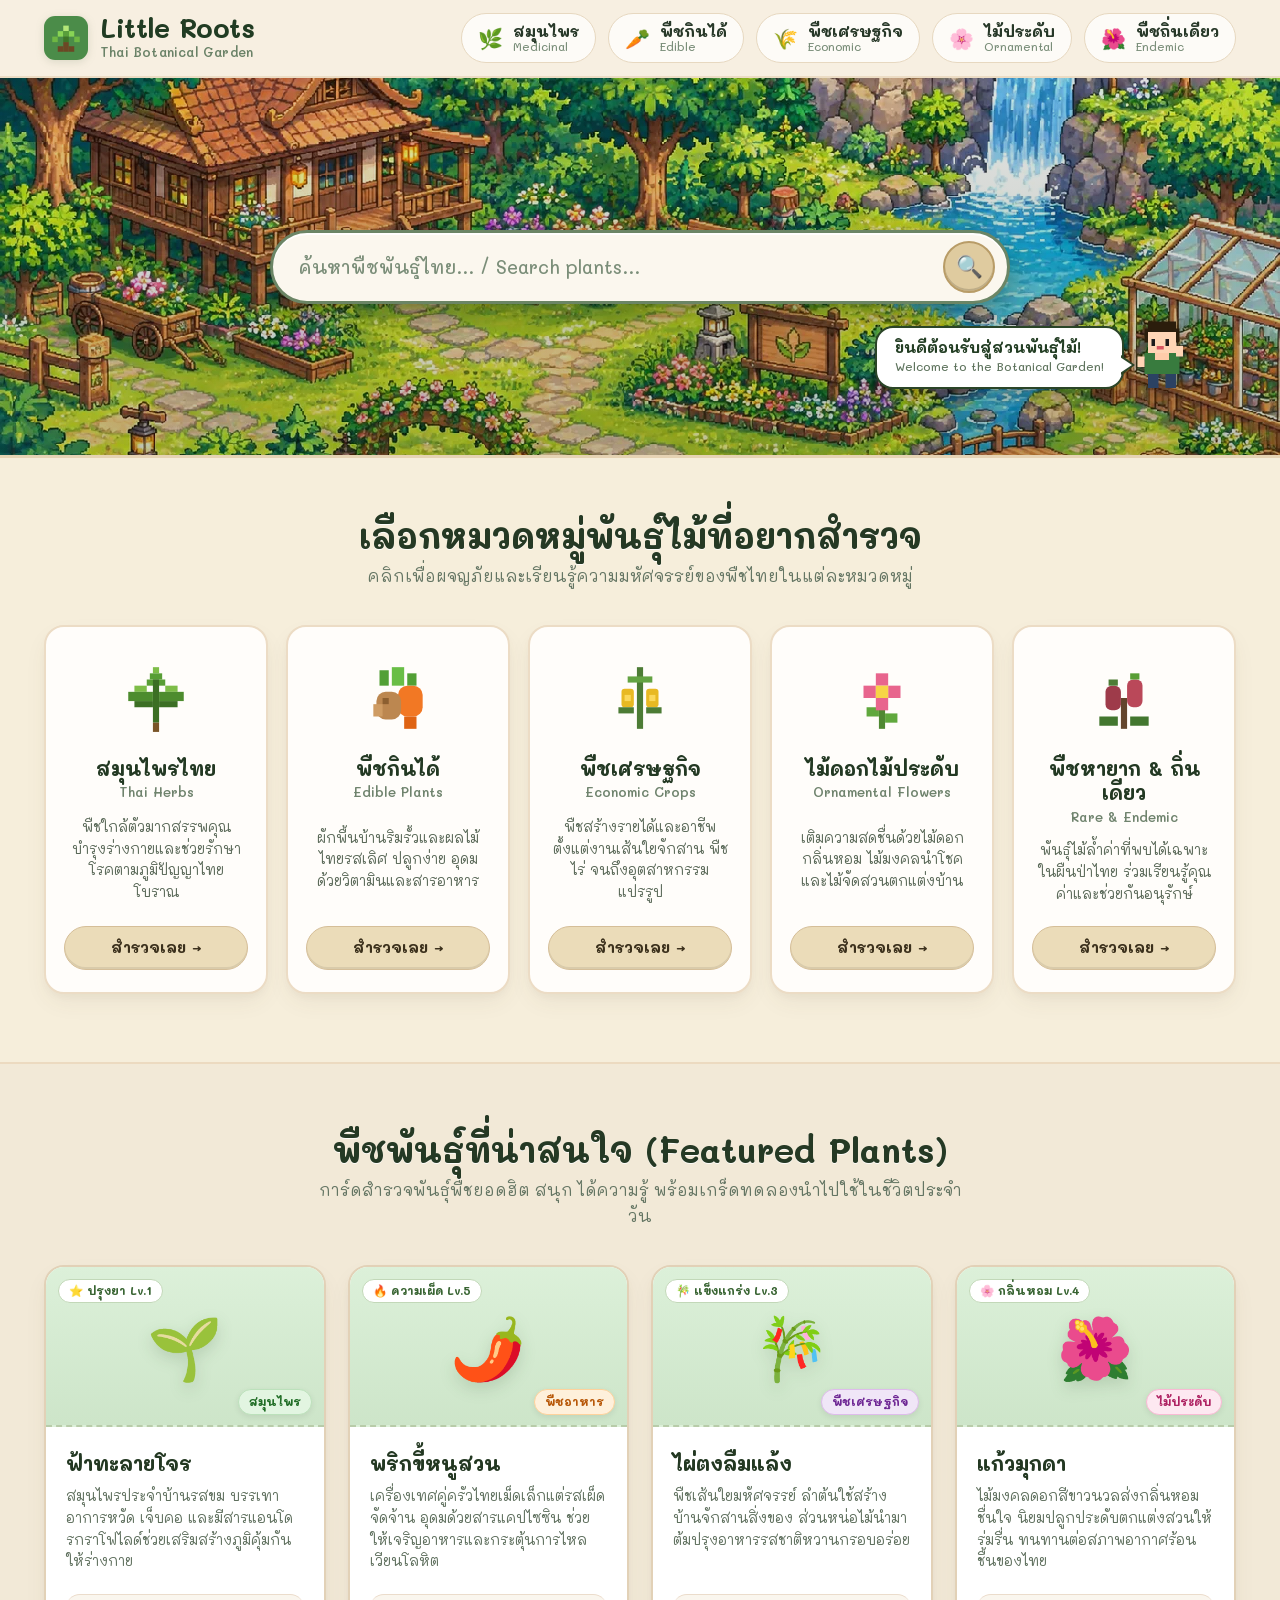
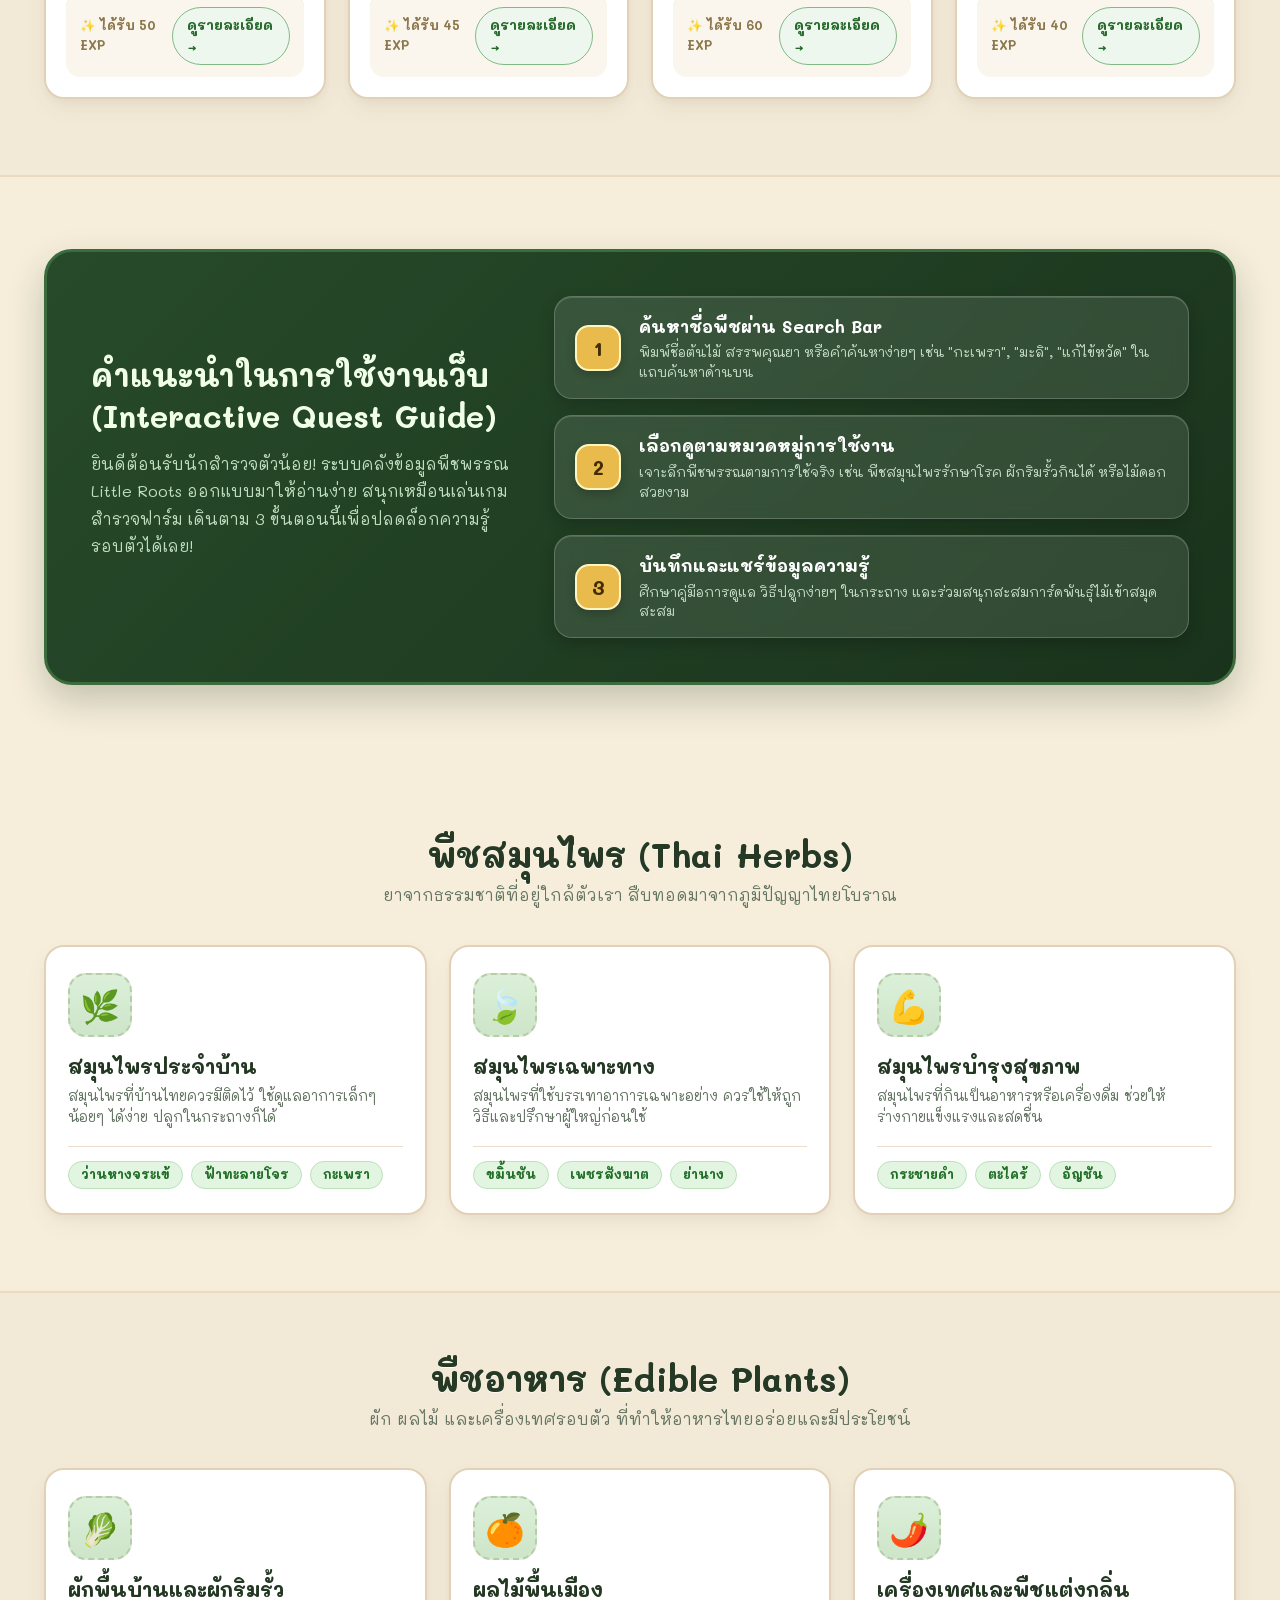
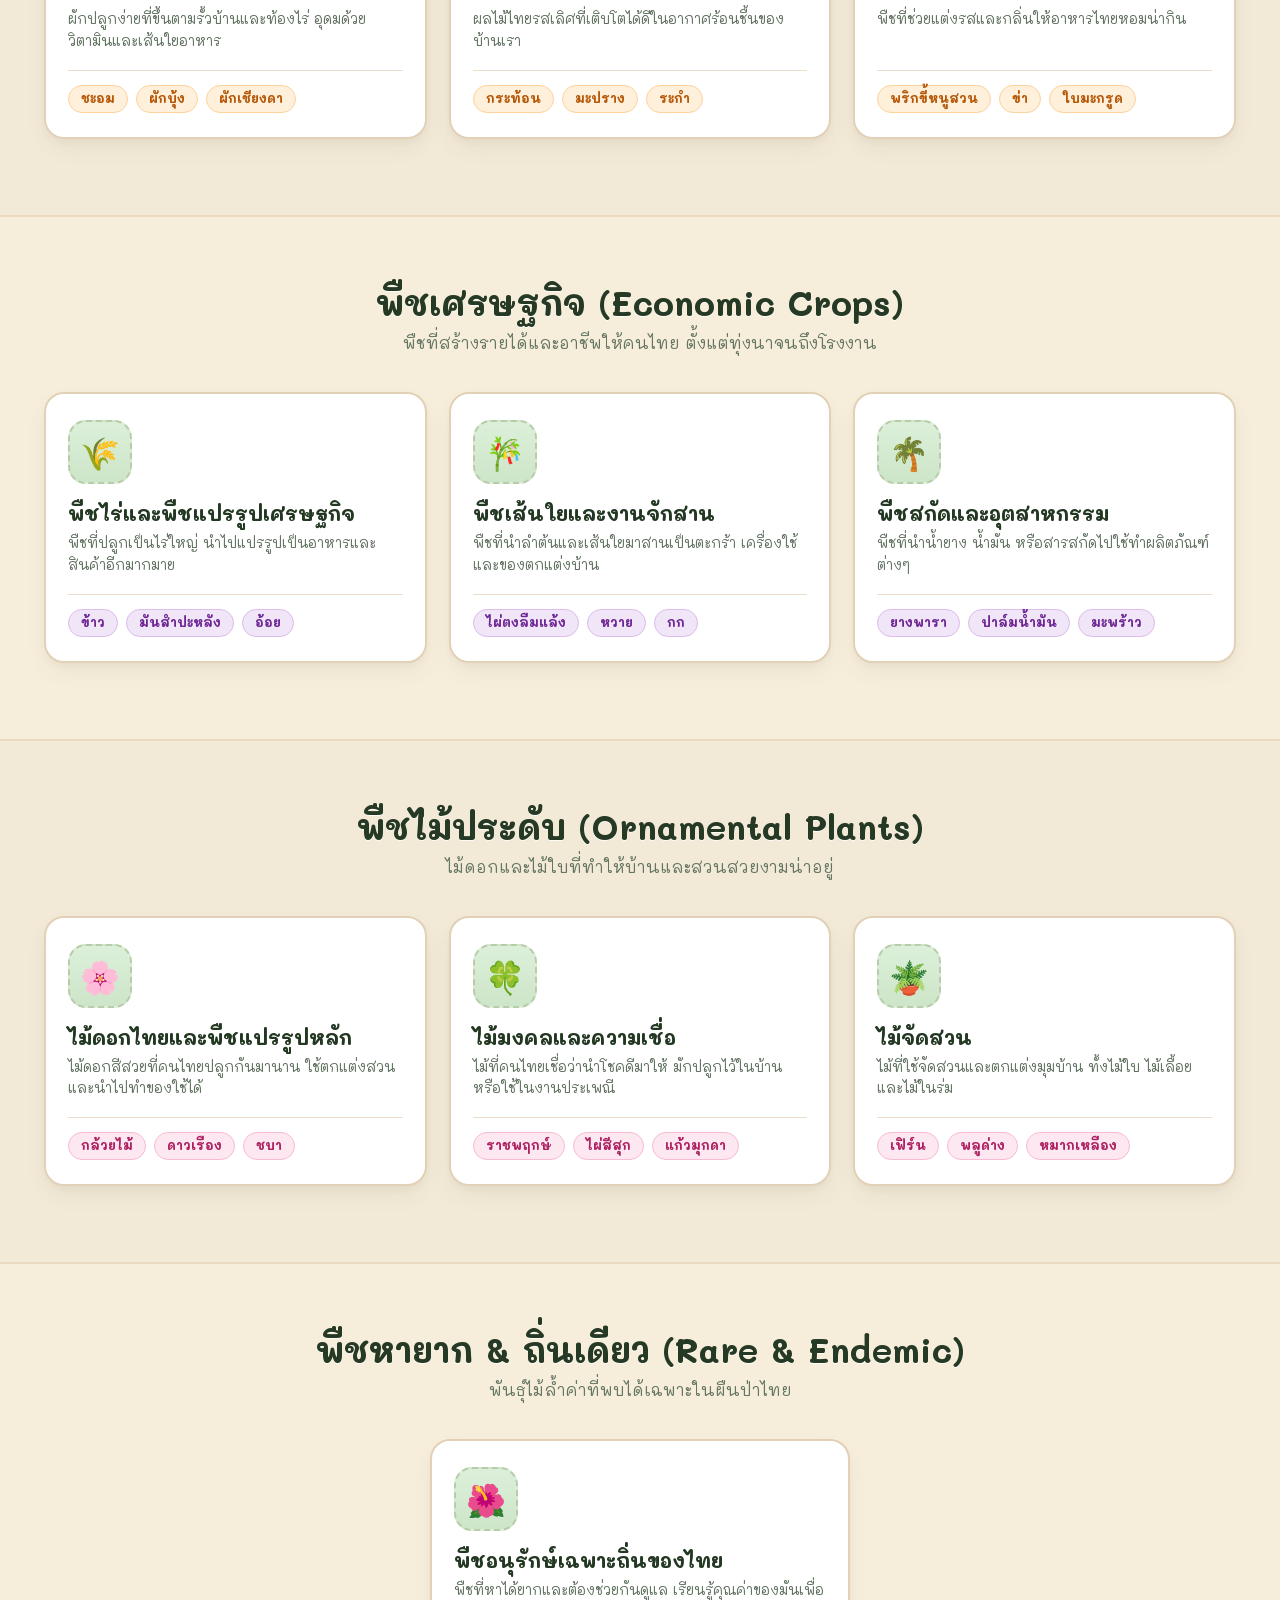
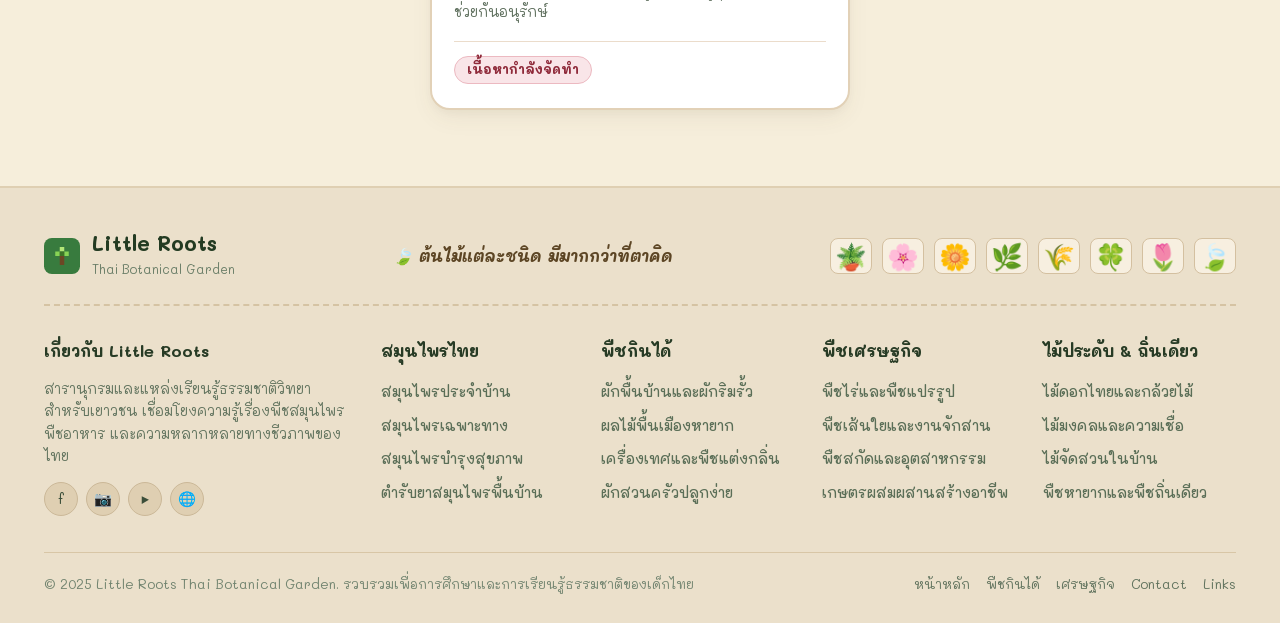
<file: ang_version/index.html>
<!DOCTYPE html>
<html lang="th">
  <head>
    <meta charset="utf-8">
    <meta content="width=device-width, initial-scale=1.0" name="viewport">
    <title>Little Roots - Thai Botanical Garden สารานุกรมสวนพันธุ์ไม้สำหรับเด็ก</title>
    <link href="https://fonts.googleapis.com" rel="preconnect">
    <link crossorigin href="https://fonts.gstatic.com" rel="preconnect">
    <!-- ฟอนต์ Prompt และ Mali สไตล์อบอุ่น เป็นมิตรกับเด็ก -->
    <link
      href="https://fonts.googleapis.com/css2?family=Mali:wght@400;500;600;700&amp;family=Prompt:ital,wght@0,300;0,400;0,500;0,600;0,700;1,400&amp;display=swap"
      rel="stylesheet">
    <link href="style.css" rel="stylesheet">
    <link href="index.css" rel="stylesheet">
  </head>
  <body id="top">
    <!-- เมนูด้านบน (สร้างโดย header.js) -->
    <div id="site-header"></div>
    <script src="header.js"></script>
    <!-- Hero Section with Panorama RPG Banner from Inspiration Image -->
    <section class="hero-banner-section">
      <img alt="Little Roots Botanical Garden Banner" class="hero-banner-img" src="img/ban1.webp">
      <div class="hero-banner-overlay">
        <div class="hero-content-wrapper">
          <!-- Search Engine with Round Pixel Garden Aesthetic -->
          <div class="search-bar-game">
            <input placeholder="ค้นหาพืชพันธุ์ไทย... / Search plants..." type="text">
            <button class="search-btn-round" title="ค้นหา" type="button">🔍</button>
          </div>
          <!-- RPG NPC Welcome Speech Bubble -->
          <div class="hero-npc-container">
            <div class="npc-bubble">
              <div class="npc-bubble-thai">ยินดีต้อนรับสู่สวนพันธุ์ไม้!</div>
              <div class="npc-bubble-en">Welcome to the Botanical Garden!</div>
            </div>
            <!-- Pixel Avatar Character -->
            <svg
              class="npc-sprite"
              fill="none"
              viewBox="0 0 32 40"
              xmlns="http://www.w3.org/2000/svg">
              <!-- Hair -->
              <rect fill="#2b1d0c" height="8" width="16" x="8" y="2" />
              <rect fill="#2b1d0c" height="8" width="4" x="6" y="6" />
              <rect fill="#2b1d0c" height="8" width="4" x="22" y="6" />
              <!-- Face -->
              <rect fill="#ffd5b5" height="12" width="16" x="8" y="8" />
              <!-- Eyes -->
              <rect fill="#1b1b1b" height="4" width="2" x="10" y="12" />
              <rect fill="#1b1b1b" height="4" width="2" x="18" y="12" />
              <!-- Smile -->
              <rect fill="#d95763" height="2" width="4" x="13" y="16" />
              <!-- Shirt (Green Explorer) -->
              <rect fill="#387b3e" height="12" width="20" x="6" y="20" />
              <rect fill="#ffccaa" height="4" width="8" x="12" y="20" />
              <!-- Hand Waving -->
              <rect fill="#ffd5b5" height="6" width="4" x="24" y="16" />
              <rect fill="#ffd5b5" height="6" width="4" x="2" y="22" />
              <!-- Pants -->
              <rect fill="#2b4263" height="8" width="6" x="8" y="32" />
              <rect fill="#2b4263" height="8" width="6" x="18" y="32" />
            </svg>
          </div>
        </div>
      </div>
    </section>
    <!-- Main Categories Grid (Redesigned with Clean Layout & Descriptive Paragraphs) -->
    <main>
      <section class="category-section">
        <div class="container">
          <div class="section-intro">
            <h2 class="section-heading-title">เลือกหมวดหมู่พันธุ์ไม้ที่อยากสำรวจ</h2>
            <p class="section-heading-desc">
              คลิกเพื่อผจญภัยและเรียนรู้ความมหัศจรรย์ของพืชไทยในแต่ละหมวดหมู่
            </p>
          </div>
          <div class="pixel-categories-grid">
            <!-- 1. สมุนไพรไทย (Medicinal / Thai Herbs) -->
            <article class="clean-category-card">
              <div class="card-pixel-icon-wrap">
                <!-- Pixel Herb Graphic -->
                <svg fill="none" height="74" viewBox="0 0 24 24" width="74">
                  <rect fill="#7ebd48" height="2" width="2" x="11" y="2" />
                  <rect fill="#589e35" height="2" width="4" x="10" y="4" />
                  <rect fill="#589e35" height="2" width="6" x="9" y="6" />
                  <rect fill="#7ebd48" height="2" width="4" x="5" y="8" />
                  <rect fill="#7ebd48" height="2" width="4" x="15" y="8" />
                  <rect fill="#3c6f24" height="14" width="2" x="11" y="6" />
                  <rect fill="#4d8c2e" height="3" width="8" x="3" y="10" />
                  <rect fill="#4d8c2e" height="3" width="8" x="13" y="10" />
                  <rect fill="#3c6f24" height="2" width="6" x="5" y="13" />
                  <rect fill="#3c6f24" height="2" width="6" x="13" y="13" />
                  <rect fill="#7a5528" height="3" width="2" x="11" y="20" />
                </svg>
              </div>
              <h3 class="card-title-thai">สมุนไพรไทย</h3>
              <span class="card-title-en">Thai Herbs</span>
              <p class="card-desc-paragraph">
                พืชใกล้ตัวมากสรรพคุณ บำรุงร่างกายและช่วยรักษาโรคตามภูมิปัญญาไทยโบราณ
              </p>
              <a class="clean-explore-btn" href="herb.html">สำรวจเลย →</a>
            </article>
            <!-- 2. พืชกินได้ (Edible Plants) -->
            <article class="clean-category-card">
              <div class="card-pixel-icon-wrap">
                <!-- Pixel Vegetables & Fruits Graphic -->
                <svg fill="none" height="74" viewBox="0 0 24 24" width="74">
                  <rect fill="#52a035" height="5" width="3" x="6" y="3" />
                  <rect fill="#69be46" height="6" width="4" x="10" y="2" />
                  <rect fill="#52a035" height="4" width="3" x="15" y="4" />
                  <rect fill="#f27824" height="10" rx="3" width="8" x="12" y="8" />
                  <rect fill="#df6313" height="4" width="4" x="14" y="18" />
                  <rect fill="#bc8750" height="9" rx="3" width="8" x="5" y="10" />
                  <rect fill="#8c5f30" height="2" width="2" x="7" y="12" />
                  <rect fill="#cf9c63" height="4" width="3" x="4" y="14" />
                </svg>
              </div>
              <h3 class="card-title-thai">พืชกินได้</h3>
              <span class="card-title-en">Edible Plants</span>
              <p class="card-desc-paragraph">
                ผักพื้นบ้านริมรั้วและผลไม้ไทยรสเลิศ ปลูกง่าย อุดมด้วยวิตามินและสารอาหาร
              </p>
              <a class="clean-explore-btn" href="edible.html">สำรวจเลย →</a>
            </article>
            <!-- 3. พืชเศรษฐกิจ (Economic Crops) -->
            <article class="clean-category-card">
              <div class="card-pixel-icon-wrap">
                <!-- Pixel Crop / Tree Graphic -->
                <svg fill="none" height="74" viewBox="0 0 24 24" width="74">
                  <rect fill="#4d7c35" height="20" width="2" x="11" y="2" />
                  <rect fill="#63a342" height="2" width="4" x="8" y="5" />
                  <rect fill="#63a342" height="2" width="4" x="12" y="5" />
                  <rect fill="#e8b923" height="6" rx="1" width="4" x="6" y="9" />
                  <rect fill="#e8b923" height="6" rx="1" width="4" x="14" y="9" />
                  <rect fill="#fbd85b" height="2" width="2" x="7" y="11" />
                  <rect fill="#fbd85b" height="2" width="2" x="15" y="11" />
                  <rect fill="#4d7c35" height="2" width="5" x="5" y="15" />
                  <rect fill="#4d7c35" height="2" width="5" x="14" y="15" />
                </svg>
              </div>
              <h3 class="card-title-thai">พืชเศรษฐกิจ</h3>
              <span class="card-title-en">Economic Crops</span>
              <p class="card-desc-paragraph">
                พืชสร้างรายได้และอาชีพ ตั้งแต่งานเส้นใยจักสาน พืชไร่ จนถึงอุตสาหกรรมแปรรูป
              </p>
              <a class="clean-explore-btn" href="economic.html">สำรวจเลย →</a>
            </article>
            <!-- 4. ไม้ดอกไม้ประดับ (Ornamental Flowers) -->
            <article class="clean-category-card">
              <div class="card-pixel-icon-wrap">
                <!-- Pixel Flower Graphic -->
                <svg fill="none" height="74" viewBox="0 0 24 24" width="74">
                  <rect fill="#4f8832" height="12" width="2" x="11" y="10" />
                  <rect fill="#60a83d" height="3" width="4" x="7" y="15" />
                  <rect fill="#60a83d" height="3" width="4" x="13" y="17" />
                  <rect fill="#e8658d" height="4" width="4" x="10" y="4" />
                  <rect fill="#e8658d" height="4" width="4" x="10" y="12" />
                  <rect fill="#e8658d" height="4" width="4" x="6" y="8" />
                  <rect fill="#e8658d" height="4" width="4" x="14" y="8" />
                  <rect fill="#f7d446" height="4" width="4" x="10" y="8" />
                </svg>
              </div>
              <h3 class="card-title-thai">ไม้ดอกไม้ประดับ</h3>
              <span class="card-title-en">Ornamental Flowers</span>
              <p class="card-desc-paragraph">
                เติมความสดชื่นด้วยไม้ดอกกลิ่นหอม ไม้มงคลนำโชค และไม้จัดสวนตกแต่งบ้าน
              </p>
              <a class="clean-explore-btn" href="#ornamental">สำรวจเลย →</a>
            </article>
            <!-- 5. พืชหายากและพืชถิ่นเดียว (Rare & Endemic) -->
            <article class="clean-category-card">
              <div class="card-pixel-icon-wrap">
                <!-- Pixel Rare Pitcher Plant Graphic -->
                <svg fill="none" height="74" viewBox="0 0 24 24" width="74">
                  <rect fill="#63452c" height="10" width="2" x="11" y="12" />
                  <rect fill="#9e3b4a" height="8" rx="2" width="5" x="6" y="8" />
                  <rect fill="#4d7c35" height="2" width="3" x="7" y="6" />
                  <rect fill="#ba4859" height="9" rx="2" width="5" x="13" y="6" />
                  <rect fill="#589e35" height="2" width="3" x="14" y="4" />
                  <rect fill="#43772f" height="3" width="6" x="4" y="18" />
                  <rect fill="#43772f" height="3" width="6" x="14" y="18" />
                </svg>
              </div>
              <h3 class="card-title-thai">พืชหายาก &amp; ถิ่นเดียว</h3>
              <span class="card-title-en">Rare &amp; Endemic</span>
              <p class="card-desc-paragraph">
                พันธุ์ไม้ล้ำค่าที่พบได้เฉพาะในผืนป่าไทย ร่วมเรียนรู้คุณค่าและช่วยกันอนุรักษ์
              </p>
              <a class="clean-explore-btn" href="#rare">สำรวจเลย →</a>
            </article>
          </div>
        </div>
      </section>
      <!-- Featured Plants (Adventure Discovery Section for Kids) -->
      <section class="featured-section" id="featured">
        <div class="container">
          <div class="section-intro">
            <h2 class="section-heading-title">พืชพันธุ์ที่น่าสนใจ (Featured Plants)</h2>
            <p class="section-heading-desc">
              การ์ดสำรวจพันธุ์พืชยอดฮิต สนุก ได้ความรู้ พร้อมเกร็ดทดลองนำไปใช้ในชีวิตประจำวัน
            </p>
          </div>
          <div class="featured-grid">
            <!-- Card 1: ฟ้าทะลายโจร -->
            <div class="plant-adventure-card">
              <div class="plant-avatar-frame">
                <span class="plant-level-badge">⭐ ปรุงยา Lv.1</span>
                <span class="plant-pixel-icon">🌱</span>
                <span class="plant-category-tag tag-herb">สมุนไพร</span>
              </div>
              <div class="plant-card-content">
                <h3 class="plant-name">ฟ้าทะลายโจร</h3>
                <p class="plant-summary">
                  สมุนไพรประจำบ้านรสขม บรรเทาอาการหวัด เจ็บคอ และมีสารแอนโดรกราโฟไลด์ช่วยเสริมสร้างภูมิคุ้มกันให้ร่างกาย
                </p>
                <div class="card-footer-action">
                  <span class="exp-info">✨ ได้รับ 50 EXP</span>
                  <a class="mini-quest-btn" href="herb.html?q=ฟ้าทะลายโจร">ดูรายละเอียด →</a>
                </div>
              </div>
            </div>
            <!-- Card 2: พริกขี้หนูสวน -->
            <div class="plant-adventure-card">
              <div class="plant-avatar-frame">
                <span class="plant-level-badge">🔥 ความเผ็ด Lv.5</span>
                <span class="plant-pixel-icon">🌶️</span>
                <span class="plant-category-tag tag-food">พืชอาหาร</span>
              </div>
              <div class="plant-card-content">
                <h3 class="plant-name">พริกขี้หนูสวน</h3>
                <p class="plant-summary">
                  เครื่องเทศคู่ครัวไทยเม็ดเล็กแต่รสเผ็ดจัดจ้าน อุดมด้วยสารแคปไซซิน ช่วยให้เจริญอาหารและกระตุ้นการไหลเวียนโลหิต
                </p>
                <div class="card-footer-action">
                  <span class="exp-info">✨ ได้รับ 45 EXP</span>
                  <a class="mini-quest-btn" href="#food-spice">ดูรายละเอียด →</a>
                </div>
              </div>
            </div>
            <!-- Card 3: ไผ่ตงลืมแล้ง -->
            <div class="plant-adventure-card">
              <div class="plant-avatar-frame">
                <span class="plant-level-badge">🎋 แข็งแกร่ง Lv.3</span>
                <span class="plant-pixel-icon">🎋</span>
                <span class="plant-category-tag tag-eco">พืชเศรษฐกิจ</span>
              </div>
              <div class="plant-card-content">
                <h3 class="plant-name">ไผ่ตงลืมแล้ง</h3>
                <p class="plant-summary">
                  พืชเส้นใยมหัศจรรย์ ลำต้นใช้สร้างบ้านจักสานสิ่งของ ส่วนหน่อไม้นำมาต้มปรุงอาหารรสชาติหวานกรอบอร่อย
                </p>
                <div class="card-footer-action">
                  <span class="exp-info">✨ ได้รับ 60 EXP</span>
                  <a class="mini-quest-btn" href="economic.html?q=ไผ่ตง">ดูรายละเอียด →</a>
                </div>
              </div>
            </div>
            <!-- Card 4: แก้วมุกดา -->
            <div class="plant-adventure-card">
              <div class="plant-avatar-frame">
                <span class="plant-level-badge">🌸 กลิ่นหอม Lv.4</span>
                <span class="plant-pixel-icon">🌺</span>
                <span class="plant-category-tag tag-orn">ไม้ประดับ</span>
              </div>
              <div class="plant-card-content">
                <h3 class="plant-name">แก้วมุกดา</h3>
                <p class="plant-summary">
                  ไม้มงคลดอกสีขาวนวลส่งกลิ่นหอมชื่นใจ นิยมปลูกประดับตกแต่งสวนให้ร่มรื่น ทนทานต่อสภาพอากาศร้อนชื้นของไทย
                </p>
                <div class="card-footer-action">
                  <span class="exp-info">✨ ได้รับ 40 EXP</span>
                  <a class="mini-quest-btn" href="#orn-lucky">ดูรายละเอียด →</a>
                </div>
              </div>
            </div>
          </div>
        </div>
      </section>
      <!-- Quest Guide: Interactive Guide for Young Explorers (ภารกิจ 3 สเต็ป) -->
      <section class="quest-guide-section" id="guide">
        <div class="container">
          <div class="quest-guide-container">
            <div class="guide-callout">
              <h3>คำแนะนำในการใช้งานเว็บ<br />(Interactive Quest Guide)</h3>
              <p>
                ยินดีต้อนรับนักสำรวจตัวน้อย! ระบบคลังข้อมูลพืชพรรณ Little Roots ออกแบบมาให้อ่านง่าย สนุกเหมือนเล่นเกมสำรวจฟาร์ม เดินตาม 3 ขั้นตอนนี้เพื่อปลดล็อกความรู้รอบตัวได้เลย!
              </p>
            </div>
            <div class="guide-steps-column">
              <!-- Step 1 -->
              <div class="quest-step-card">
                <div class="step-avatar-num">1</div>
                <div class="step-body">
                  <h4>ค้นหาชื่อพืชผ่าน Search Bar</h4>
                  <p>
                    พิมพ์ชื่อต้นไม้ สรรพคุณยา หรือคำค้นหาง่ายๆ เช่น "กะเพรา", "มะลิ", "แก้ไข้หวัด" ในแถบค้นหาด้านบน
                  </p>
                </div>
              </div>
              <!-- Step 2 -->
              <div class="quest-step-card">
                <div class="step-avatar-num">2</div>
                <div class="step-body">
                  <h4>เลือกดูตามหมวดหมู่การใช้งาน</h4>
                  <p>
                    เจาะลึกพืชพรรณตามการใช้จริง เช่น พืชสมุนไพรรักษาโรค ผักริมรั้วกินได้ หรือไม้ดอกสวยงาม
                  </p>
                </div>
              </div>
              <!-- Step 3 -->
              <div class="quest-step-card">
                <div class="step-avatar-num">3</div>
                <div class="step-body">
                  <h4>บันทึกและแชร์ข้อมูลความรู้</h4>
                  <p>
                    ศึกษาคู่มือการดูแล วิธีปลูกง่ายๆ ในกระถาง และร่วมสนุกสะสมการ์ดพันธุ์ไม้เข้าสมุดสะสม
                  </p>
                </div>
              </div>
            </div>
          </div>
        </div>
      </section>
      <section class="detail-section" id="herbs">
        <div class="container">
          <div class="section-intro">
            <h2 class="section-heading-title">พืชสมุนไพร (Thai Herbs)</h2>
            <p class="section-heading-desc">
              ยาจากธรรมชาติที่อยู่ใกล้ตัวเรา สืบทอดมาจากภูมิปัญญาไทยโบราณ
            </p>
          </div>
          <div class="sub-grid">
            <article class="sub-card" id="herb-home">
              <div class="sub-card-icon">🌿</div>
              <h3 class="sub-card-title">สมุนไพรประจำบ้าน</h3>
              <p class="sub-card-desc">
                สมุนไพรที่บ้านไทยควรมีติดไว้ ใช้ดูแลอาการเล็กๆ น้อยๆ ได้ง่าย ปลูกในกระถางก็ได้
              </p>
              <div class="plant-chip-list">
                <span class="plant-chip tag-herb">ว่านหางจระเข้</span>
                <span class="plant-chip tag-herb">ฟ้าทะลายโจร</span>
                <span class="plant-chip tag-herb">กะเพรา</span>
              </div>
            </article>
            <article class="sub-card" id="herb-special">
              <div class="sub-card-icon">🍃</div>
              <h3 class="sub-card-title">สมุนไพรเฉพาะทาง</h3>
              <p class="sub-card-desc">
                สมุนไพรที่ใช้บรรเทาอาการเฉพาะอย่าง ควรใช้ให้ถูกวิธีและปรึกษาผู้ใหญ่ก่อนใช้
              </p>
              <div class="plant-chip-list">
                <span class="plant-chip tag-herb">ขมิ้นชัน</span>
                <span class="plant-chip tag-herb">เพชรสังฆาต</span>
                <span class="plant-chip tag-herb">ย่านาง</span>
              </div>
            </article>
            <article class="sub-card" id="herb-health">
              <div class="sub-card-icon">💪</div>
              <h3 class="sub-card-title">สมุนไพรบำรุงสุขภาพ</h3>
              <p class="sub-card-desc">
                สมุนไพรที่กินเป็นอาหารหรือเครื่องดื่ม ช่วยให้ร่างกายแข็งแรงและสดชื่น
              </p>
              <div class="plant-chip-list">
                <span class="plant-chip tag-herb">กระชายดำ</span>
                <span class="plant-chip tag-herb">ตะไคร้</span>
                <span class="plant-chip tag-herb">อัญชัน</span>
              </div>
            </article>
          </div>
        </div>
      </section>
      <section class="detail-section alt" id="food">
        <div class="container">
          <div class="section-intro">
            <h2 class="section-heading-title">พืชอาหาร (Edible Plants)</h2>
            <p class="section-heading-desc">
              ผัก ผลไม้ และเครื่องเทศรอบตัว ที่ทำให้อาหารไทยอร่อยและมีประโยชน์
            </p>
          </div>
          <div class="sub-grid">
            <article class="sub-card" id="food-veg">
              <div class="sub-card-icon">🥬</div>
              <h3 class="sub-card-title">ผักพื้นบ้านและผักริมรั้ว</h3>
              <p class="sub-card-desc">
                ผักปลูกง่ายที่ขึ้นตามรั้วบ้านและท้องไร่ อุดมด้วยวิตามินและเส้นใยอาหาร
              </p>
              <div class="plant-chip-list">
                <span class="plant-chip tag-food">ชะอม</span>
                <span class="plant-chip tag-food">ผักบุ้ง</span>
                <span class="plant-chip tag-food">ผักเชียงดา</span>
              </div>
            </article>
            <article class="sub-card" id="food-fruit">
              <div class="sub-card-icon">🍊</div>
              <h3 class="sub-card-title">ผลไม้พื้นเมือง</h3>
              <p class="sub-card-desc">ผลไม้ไทยรสเลิศที่เติบโตได้ดีในอากาศร้อนชื้นของบ้านเรา</p>
              <div class="plant-chip-list">
                <span class="plant-chip tag-food">กระท้อน</span>
                <span class="plant-chip tag-food">มะปราง</span>
                <span class="plant-chip tag-food">ระกำ</span>
              </div>
            </article>
            <article class="sub-card" id="food-spice">
              <div class="sub-card-icon">🌶️</div>
              <h3 class="sub-card-title">เครื่องเทศและพืชแต่งกลิ่น</h3>
              <p class="sub-card-desc">พืชที่ช่วยแต่งรสและกลิ่นให้อาหารไทยหอมน่ากิน</p>
              <div class="plant-chip-list">
                <span class="plant-chip tag-food">พริกขี้หนูสวน</span>
                <span class="plant-chip tag-food">ข่า</span>
                <span class="plant-chip tag-food">ใบมะกรูด</span>
              </div>
            </article>
          </div>
        </div>
      </section>
      <section class="detail-section" id="economic">
        <div class="container">
          <div class="section-intro">
            <h2 class="section-heading-title">พืชเศรษฐกิจ (Economic Crops)</h2>
            <p class="section-heading-desc">
              พืชที่สร้างรายได้และอาชีพให้คนไทย ตั้งแต่ทุ่งนาจนถึงโรงงาน
            </p>
          </div>
          <div class="sub-grid">
            <article class="sub-card" id="eco-field">
              <div class="sub-card-icon">🌾</div>
              <h3 class="sub-card-title">พืชไร่และพืชแปรรูปเศรษฐกิจ</h3>
              <p class="sub-card-desc">
                พืชที่ปลูกเป็นไร่ใหญ่ นำไปแปรรูปเป็นอาหารและสินค้าอีกมากมาย
              </p>
              <div class="plant-chip-list">
                <span class="plant-chip tag-eco">ข้าว</span>
                <span class="plant-chip tag-eco">มันสำปะหลัง</span>
                <span class="plant-chip tag-eco">อ้อย</span>
              </div>
            </article>
            <article class="sub-card" id="eco-fiber">
              <div class="sub-card-icon">🎋</div>
              <h3 class="sub-card-title">พืชเส้นใยและงานจักสาน</h3>
              <p class="sub-card-desc">
                พืชที่นำลำต้นและเส้นใยมาสานเป็นตะกร้า เครื่องใช้ และของตกแต่งบ้าน
              </p>
              <div class="plant-chip-list">
                <span class="plant-chip tag-eco">ไผ่ตงลืมแล้ง</span>
                <span class="plant-chip tag-eco">หวาย</span>
                <span class="plant-chip tag-eco">กก</span>
              </div>
            </article>
            <article class="sub-card" id="eco-industry">
              <div class="sub-card-icon">🌴</div>
              <h3 class="sub-card-title">พืชสกัดและอุตสาหกรรม</h3>
              <p class="sub-card-desc">พืชที่นำน้ำยาง น้ำมัน หรือสารสกัดไปใช้ทำผลิตภัณฑ์ต่างๆ</p>
              <div class="plant-chip-list">
                <span class="plant-chip tag-eco">ยางพารา</span>
                <span class="plant-chip tag-eco">ปาล์มน้ำมัน</span>
                <span class="plant-chip tag-eco">มะพร้าว</span>
              </div>
            </article>
          </div>
        </div>
      </section>
      <section class="detail-section alt" id="ornamental">
        <div class="container">
          <div class="section-intro">
            <h2 class="section-heading-title">พืชไม้ประดับ (Ornamental Plants)</h2>
            <p class="section-heading-desc">ไม้ดอกและไม้ใบที่ทำให้บ้านและสวนสวยงามน่าอยู่</p>
          </div>
          <div class="sub-grid">
            <article class="sub-card" id="orn-flower">
              <div class="sub-card-icon">🌸</div>
              <h3 class="sub-card-title">ไม้ดอกไทยและพืชแปรรูปหลัก</h3>
              <p class="sub-card-desc">
                ไม้ดอกสีสวยที่คนไทยปลูกกันมานาน ใช้ตกแต่งสวนและนำไปทำของใช้ได้
              </p>
              <div class="plant-chip-list">
                <span class="plant-chip tag-orn">กล้วยไม้</span>
                <span class="plant-chip tag-orn">ดาวเรือง</span>
                <span class="plant-chip tag-orn">ชบา</span>
              </div>
            </article>
            <article class="sub-card" id="orn-lucky">
              <div class="sub-card-icon">🍀</div>
              <h3 class="sub-card-title">ไม้มงคลและความเชื่อ</h3>
              <p class="sub-card-desc">
                ไม้ที่คนไทยเชื่อว่านำโชคดีมาให้ มักปลูกไว้ในบ้านหรือใช้ในงานประเพณี
              </p>
              <div class="plant-chip-list">
                <span class="plant-chip tag-orn">ราชพฤกษ์</span>
                <span class="plant-chip tag-orn">ไผ่สีสุก</span>
                <span class="plant-chip tag-orn">แก้วมุกดา</span>
              </div>
            </article>
            <article class="sub-card" id="orn-garden">
              <div class="sub-card-icon">🪴</div>
              <h3 class="sub-card-title">ไม้จัดสวน</h3>
              <p class="sub-card-desc">
                ไม้ที่ใช้จัดสวนและตกแต่งมุมบ้าน ทั้งไม้ใบ ไม้เลื้อย และไม้ในร่ม
              </p>
              <div class="plant-chip-list">
                <span class="plant-chip tag-orn">เฟิร์น</span>
                <span class="plant-chip tag-orn">พลูด่าง</span>
                <span class="plant-chip tag-orn">หมากเหลือง</span>
              </div>
            </article>
          </div>
        </div>
      </section>
      <section class="detail-section" id="rare">
        <div class="container">
          <div class="section-intro">
            <h2 class="section-heading-title">พืชหายาก &amp; ถิ่นเดียว (Rare &amp; Endemic)</h2>
            <p class="section-heading-desc">พันธุ์ไม้ล้ำค่าที่พบได้เฉพาะในผืนป่าไทย</p>
          </div>
          <div class="sub-grid single">
            <article class="sub-card" id="rare-endemic">
              <div class="sub-card-icon">🌺</div>
              <h3 class="sub-card-title">พืชอนุรักษ์เฉพาะถิ่นของไทย</h3>
              <p class="sub-card-desc">
                พืชที่หาได้ยากและต้องช่วยกันดูแล เรียนรู้คุณค่าของมันเพื่อช่วยกันอนุรักษ์
              </p>
              <div class="plant-chip-list">
                <span class="plant-chip tag-rare">เนื้อหากำลังจัดทำ</span>
              </div>
            </article>
          </div>
        </div>
      </section>
    </main>
    <!-- ส่วนท้ายเว็บ (สร้างโดย footer.js) -->
    <div id="site-footer"></div>
    <script src="footer.js"></script>
    <script src="index.js"></script>
  </body>
</html>
</file>
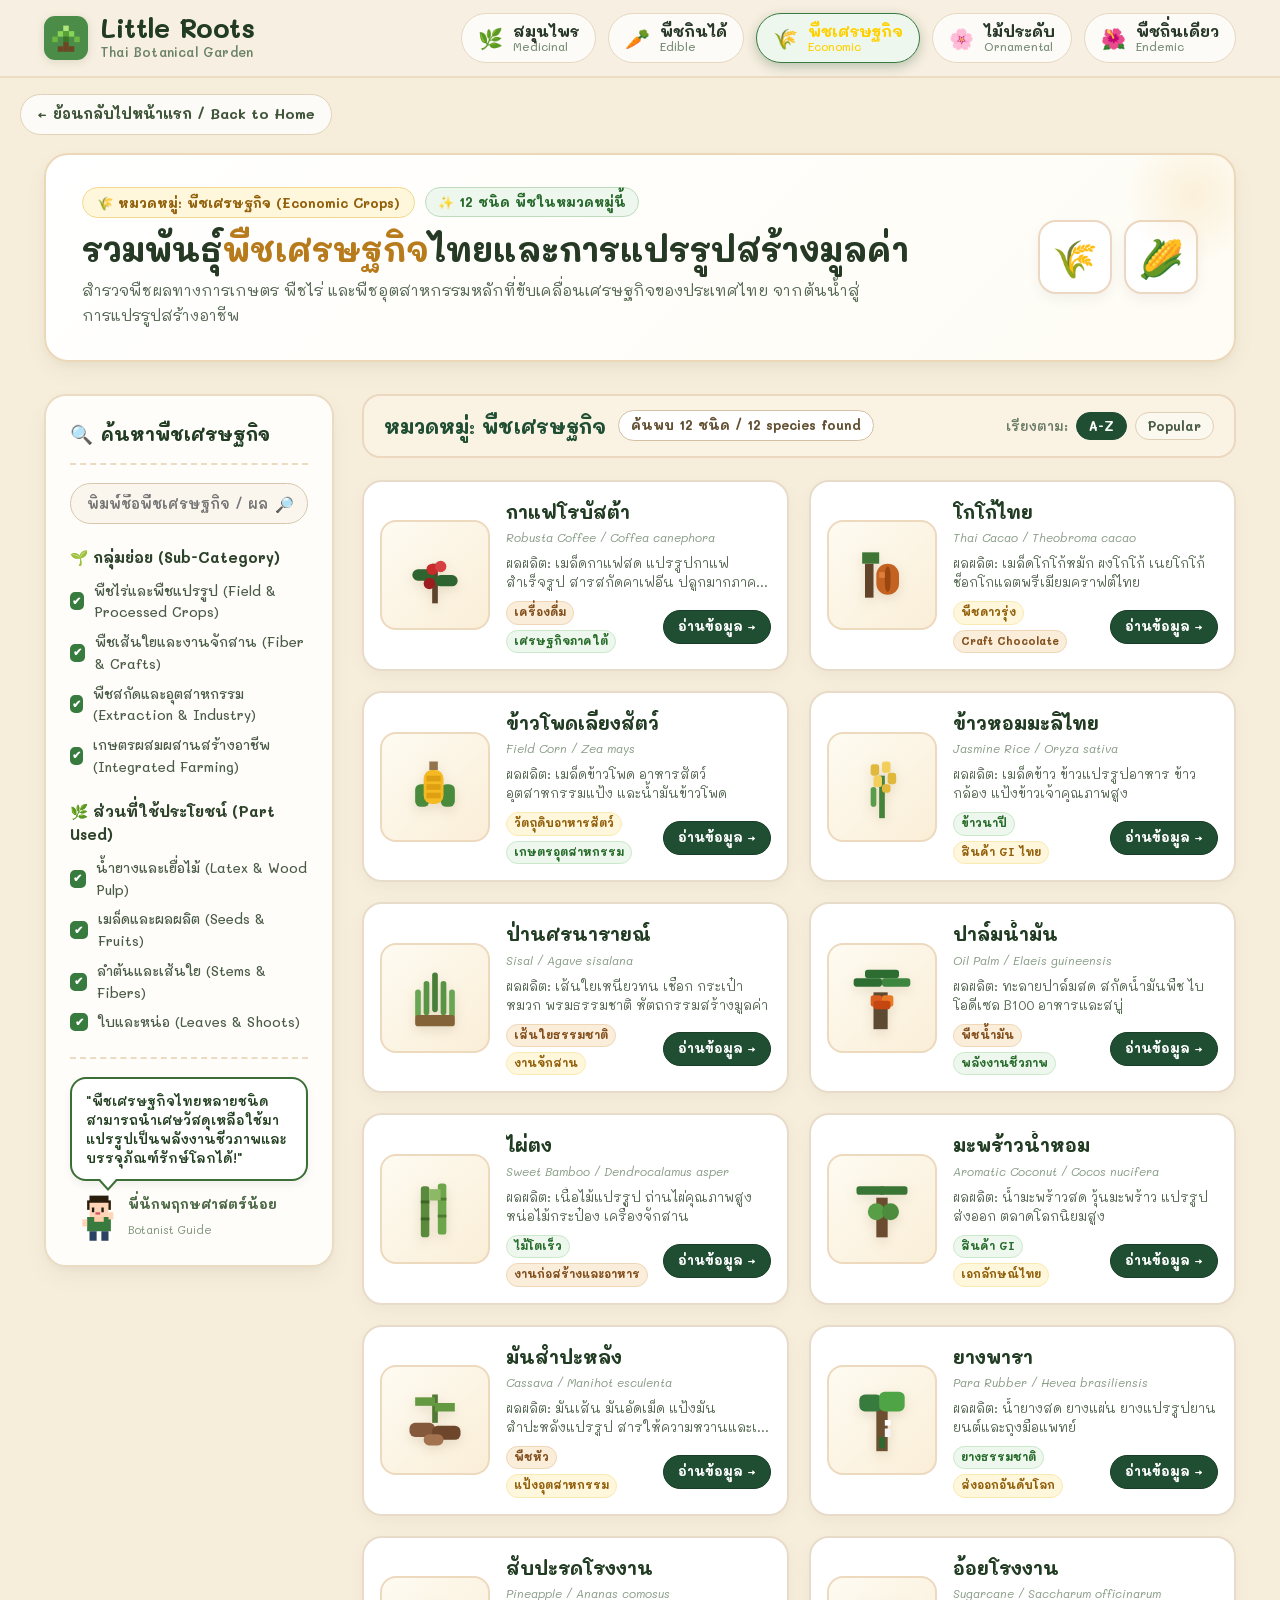
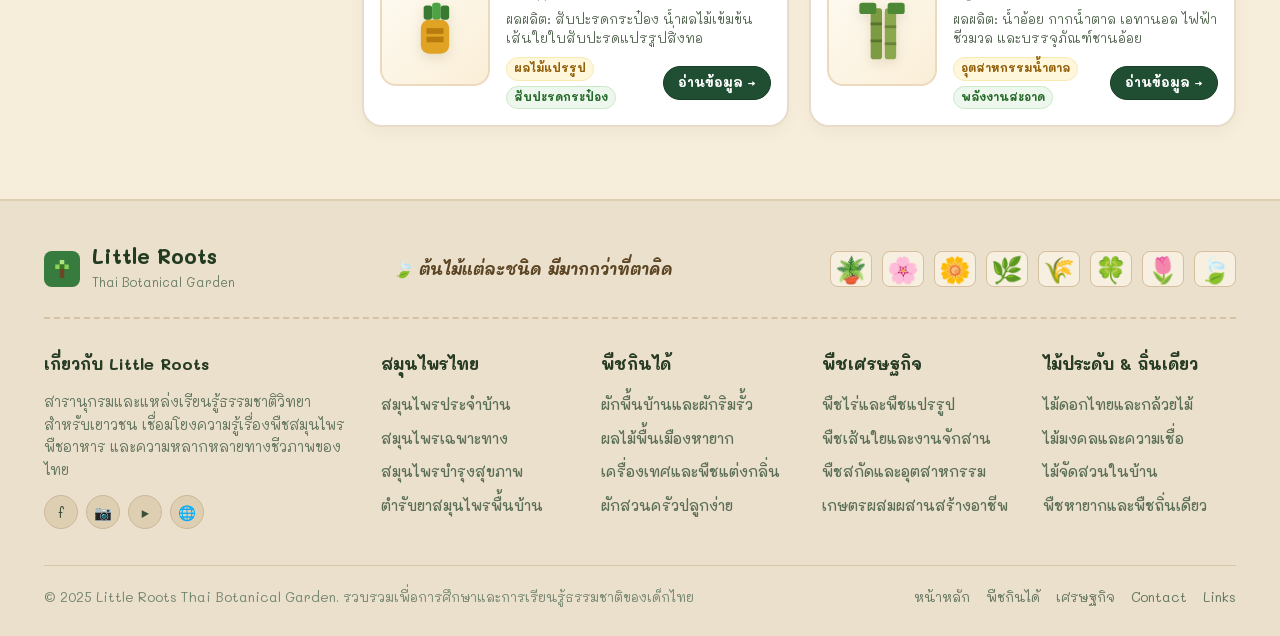
<file: ang_version/economic.html>
<!DOCTYPE html>
<html lang="th">
  <head>
    <meta charset="utf-8">
    <meta content="width=device-width, initial-scale=1.0" name="viewport">
    <title>พืชเศรษฐกิจ (Economic Crops) - Little Roots สวนพฤกษศาสตร์สำหรับเด็ก</title>
    <link href="https://fonts.googleapis.com" rel="preconnect">
    <link crossorigin href="https://fonts.gstatic.com" rel="preconnect">
    <!-- ฟอนต์ Prompt และ Mali สไตล์อบอุ่น เป็นมิตรกับเด็ก -->
    <link
      href="https://fonts.googleapis.com/css2?family=Mali:wght@400;500;600;700&amp;family=Prompt:ital,wght@0,300;0,400;0,500;0,600;0,700;1,400&amp;display=swap"
      rel="stylesheet">
    <link href="style.css" rel="stylesheet">
    <link href="economic.css" rel="stylesheet">
  </head>
  <body data-nav="economic">
    <!-- เมนูด้านบน (สร้างโดย header.js) -->
    <div id="site-header"></div>
    <script src="header.js"></script>
    <!-- Breadcrumb / Back button bar -->
    <div class="container breadcrumb-section">
      <a class="back-home-link" href="index.html">
        <span>← ย้อนกลับไปหน้าแรก / Back to Home</span>
      </a>
    </div>
    <!-- Main Body Container -->
    <div class="container">
      <!-- Category Hero Banner Card -->
      <section class="category-banner-card">
        <div>
          <div class="banner-badge-row">
            <span class="badge-category-pill">🌾 หมวดหมู่: พืชเศรษฐกิจ (Economic Crops)</span>
            <span class="badge-count-pill">✨ 12 ชนิด พืชในหมวดหมู่นี้</span>
          </div>
          <h1 class="banner-title">รวมพันธุ์<span>พืชเศรษฐกิจ</span>ไทยและการแปรรูปสร้างมูลค่า</h1>
          <p class="banner-desc">
            สำรวจพืชผลทางการเกษตร พืชไร่ และพืชอุตสาหกรรมหลักที่ขับเคลื่อนเศรษฐกิจของประเทศไทย จากต้นน้ำสู่การแปรรูปสร้างอาชีพ
          </p>
        </div>
        <div class="banner-pixel-deco">
          <div class="deco-flower-box" title="รวงข้าว">🌾</div>
          <div class="deco-flower-box" title="ข้าวโพด">🌽</div>
        </div>
      </section>
      <!-- Two-Column Body Layout -->
      <div class="listing-layout">
        <!-- Left Sidebar: Filter & Guide -->
        <aside class="sidebar-filter-card">
          <h3 class="filter-header-title"><span>🔍</span> <span>ค้นหาพืชเศรษฐกิจ</span></h3>
          <!-- Filter Search Input -->
          <div class="filter-search-box">
            <input
              class="filter-search-input"
              data-filter-search
              placeholder="พิมพ์ชื่อพืชเศรษฐกิจ / ผลผลิต..."
              type="text">
            <span class="filter-search-icon">🔎</span>
          </div>
          <!-- Sub-Category Filter -->
          <div class="filter-group">
            <h4 class="filter-group-title">🌱 กลุ่มย่อย (Sub-Category)</h4>
            <div class="filter-checkbox-list">
              <label class="custom-checkbox-label">
                <input checked data-filter-group="sub" type="checkbox" value="field">
                <span>พืชไร่และพืชแปรรูป (Field &amp; Processed Crops)</span>
              </label>
              <label class="custom-checkbox-label">
                <input checked data-filter-group="sub" type="checkbox" value="fiber">
                <span>พืชเส้นใยและงานจักสาน (Fiber &amp; Crafts)</span>
              </label>
              <label class="custom-checkbox-label">
                <input checked data-filter-group="sub" type="checkbox" value="industry">
                <span>พืชสกัดและอุตสาหกรรม (Extraction &amp; Industry)</span>
              </label>
              <label class="custom-checkbox-label">
                <input checked data-filter-group="sub" type="checkbox" value="mixed">
                <span>เกษตรผสมผสานสร้างอาชีพ (Integrated Farming)</span>
              </label>
            </div>
          </div>
          <!-- Part Used Filter -->
          <div class="filter-group">
            <h4 class="filter-group-title">🌿 ส่วนที่ใช้ประโยชน์ (Part Used)</h4>
            <div class="filter-checkbox-list">
              <label class="custom-checkbox-label">
                <input checked data-filter-group="part" type="checkbox" value="latex">
                <span>น้ำยางและเยื่อไม้ (Latex &amp; Wood Pulp)</span>
              </label>
              <label class="custom-checkbox-label">
                <input checked data-filter-group="part" type="checkbox" value="seed">
                <span>เมล็ดและผลผลิต (Seeds &amp; Fruits)</span>
              </label>
              <label class="custom-checkbox-label">
                <input checked data-filter-group="part" type="checkbox" value="stem">
                <span>ลำต้นและเส้นใย (Stems &amp; Fibers)</span>
              </label>
              <label class="custom-checkbox-label">
                <input checked data-filter-group="part" type="checkbox" value="leaf">
                <span>ใบและหน่อ (Leaves &amp; Shoots)</span>
              </label>
            </div>
          </div>
          <!-- Friendly Pixel-Art Guide NPC Character -->
          <div class="sidebar-npc-widget">
            <div class="sidebar-bubble">
              "พืชเศรษฐกิจไทยหลายชนิดสามารถนำเศษวัสดุเหลือใช้มาแปรรูปเป็นพลังงานชีวภาพและบรรจุภัณฑ์รักษ์โลกได้!"
            </div>
            <div class="sidebar-npc-row">
              <!-- Pixel Avatar NPC Sprite -->
              <svg
                class="npc-mini-sprite"
                fill="none"
                viewBox="0 0 32 40"
                xmlns="http://www.w3.org/2000/svg">
                <rect fill="#2b1d0c" height="8" width="16" x="8" y="2" />
                <rect fill="#2b1d0c" height="8" width="4" x="6" y="6" />
                <rect fill="#2b1d0c" height="8" width="4" x="22" y="6" />
                <rect fill="#ffd5b5" height="12" width="16" x="8" y="8" />
                <rect fill="#1b1b1b" height="4" width="2" x="10" y="12" />
                <rect fill="#1b1b1b" height="4" width="2" x="18" y="12" />
                <rect fill="#d95763" height="2" width="4" x="13" y="16" />
                <rect fill="#387b3e" height="12" width="20" x="6" y="20" />
                <rect fill="#ffccaa" height="4" width="8" x="12" y="20" />
                <rect fill="#ffd5b5" height="6" width="4" x="24" y="16" />
                <rect fill="#ffd5b5" height="6" width="4" x="2" y="22" />
                <rect fill="#2b4263" height="8" width="6" x="8" y="32" />
                <rect fill="#2b4263" height="8" width="6" x="18" y="32" />
              </svg>
              <div>
                <div class="npc-mini-name">พี่นักพฤกษศาสตร์น้อย</div>
                <span class="npc-mini-role">Botanist Guide</span>
              </div>
            </div>
          </div>
        </aside>
        <!-- Main Content Area: Header Bar + 2-Column Cards Grid -->
        <main>
          <!-- Content Top Header Bar -->
          <div class="content-header-bar">
            <div class="content-header-left">
              <h2 class="content-category-heading">หมวดหมู่: พืชเศรษฐกิจ</h2>
              <span class="species-found-badge" data-result-count>
                ค้นพบ 12 ชนิด / 12 species found
              </span>
            </div>
            <div class="content-sort-options">
              <span class="sort-label">เรียงตาม:</span>
              <button class="sort-btn active" data-sort="az" type="button">A-Z</button>
              <button class="sort-btn" data-sort="popular" type="button">Popular</button>
            </div>
          </div>
          <!-- 2-Column Grid (6 Rows, 12 Plants) -->
          <div class="plants-listing-grid" data-plant-grid>
            <!-- 1. ยางพารา -->
            <article class="listing-plant-card" data-part="latex" data-sub="industry">
              <div class="plant-thumb-box">
                <svg fill="none" height="68" viewBox="0 0 24 24" width="68">
                  <rect fill="#6c4e31" height="15" width="4" x="10" y="8" />
                  <rect fill="#387b3e" height="6" rx="2" width="8" x="4" y="3" />
                  <rect fill="#4fa545" height="7" rx="2" width="9" x="11" y="2" />
                  <rect fill="#ffffff" height="2" width="2" x="13" y="12" />
                  <rect fill="#f5f5f5" height="3" width="2" x="13" y="15" />
                  <rect fill="#2d6832" height="4" width="2" x="11" y="18" />
                </svg>
              </div>
              <div class="card-info-col">
                <div class="plant-card-title-row">
                  <h3 class="plant-thai-title">ยางพารา</h3>
                </div>
                <div class="plant-sci-name">Para Rubber / Hevea brasiliensis</div>
                <p class="plant-brief">ผลผลิต: น้ำยางสด ยางแผ่น ยางแปรรูปยานยนต์และถุงมือแพทย์</p>
                <div class="card-bottom-row">
                  <div class="card-tags-list">
                    <span class="mini-tag tag-eco-green">ยางธรรมชาติ</span>
                    <span class="mini-tag tag-eco-gold">ส่งออกอันดับโลก</span>
                  </div>
                  <a class="view-info-btn" href="#">อ่านข้อมูล →</a>
                </div>
              </div>
            </article>
            <!-- 2. ปาล์มน้ำมัน -->
            <article class="listing-plant-card" data-part="seed" data-sub="industry">
              <div class="plant-thumb-box">
                <svg fill="none" height="68" viewBox="0 0 24 24" width="68">
                  <rect fill="#5e4933" height="13" width="5" x="9" y="10" />
                  <rect fill="#2e6d32" height="3" rx="1" width="10" x="2" y="5" />
                  <rect fill="#3c863f" height="3" rx="1" width="10" x="12" y="5" />
                  <rect fill="#2e6d32" height="3" rx="1" width="12" x="6" y="2" />
                  <rect fill="#d95d1e" height="4" rx="1" width="4" x="8" y="11" />
                  <rect fill="#ea7a26" height="4" rx="1" width="4" x="12" y="11" />
                  <rect fill="#c44610" height="3" rx="1" width="6" x="9" y="13" />
                </svg>
              </div>
              <div class="card-info-col">
                <div class="plant-card-title-row">
                  <h3 class="plant-thai-title">ปาล์มน้ำมัน</h3>
                </div>
                <div class="plant-sci-name">Oil Palm / Elaeis guineensis</div>
                <p class="plant-brief">
                  ผลผลิต: ทะลายปาล์มสด สกัดน้ำมันพืช ไบโอดีเซล B100 อาหารและสบู่
                </p>
                <div class="card-bottom-row">
                  <div class="card-tags-list">
                    <span class="mini-tag tag-eco-warm">พืชน้ำมัน</span>
                    <span class="mini-tag tag-eco-green">พลังงานชีวภาพ</span>
                  </div>
                  <a class="view-info-btn" href="#">อ่านข้อมูล →</a>
                </div>
              </div>
            </article>
            <!-- 3. ข้าวหอมมะลิไทย -->
            <article class="listing-plant-card" data-part="seed" data-sub="field">
              <div class="plant-thumb-box">
                <svg fill="none" height="68" viewBox="0 0 24 24" width="68">
                  <rect fill="#45833b" height="15" width="2" x="11" y="8" />
                  <rect fill="#599d4a" height="7" rx="1" width="2" x="8" y="12" />
                  <rect fill="#e0b83b" height="4" rx="1" width="3" x="8" y="4" />
                  <rect fill="#f2cf5b" height="4" rx="1" width="3" x="12" y="3" />
                  <rect fill="#e0b83b" height="4" rx="1" width="3" x="14" y="7" />
                  <rect fill="#f2cf5b" height="4" rx="1" width="3" x="9" y="8" />
                  <rect fill="#e0b83b" height="3" rx="1" width="3" x="12" y="11" />
                </svg>
              </div>
              <div class="card-info-col">
                <div class="plant-card-title-row">
                  <h3 class="plant-thai-title">ข้าวหอมมะลิไทย</h3>
                </div>
                <div class="plant-sci-name">Jasmine Rice / Oryza sativa</div>
                <p class="plant-brief">
                  ผลผลิต: เมล็ดข้าว ข้าวแปรรูปอาหาร ข้าวกล้อง แป้งข้าวเจ้าคุณภาพสูง
                </p>
                <div class="card-bottom-row">
                  <div class="card-tags-list">
                    <span class="mini-tag tag-eco-green">ข้าวนาปี</span>
                    <span class="mini-tag tag-eco-gold">สินค้า GI ไทย</span>
                  </div>
                  <a class="view-info-btn" href="#">อ่านข้อมูล →</a>
                </div>
              </div>
            </article>
            <!-- 4. อ้อยโรงงาน -->
            <article class="listing-plant-card" data-part="stem" data-sub="field">
              <div class="plant-thumb-box">
                <svg fill="none" height="68" viewBox="0 0 24 24" width="68">
                  <rect fill="#7d9b43" height="18" rx="1" width="4" x="8" y="4" />
                  <rect fill="#8ca84f" height="18" rx="1" width="4" x="13" y="4" />
                  <rect fill="#5a732d" height="1" width="4" x="8" y="9" />
                  <rect fill="#5a732d" height="1" width="4" x="8" y="15" />
                  <rect fill="#678335" height="1" width="4" x="13" y="10" />
                  <rect fill="#678335" height="1" width="4" x="13" y="16" />
                  <rect fill="#4d8836" height="4" rx="1" width="6" x="4" y="2" />
                  <rect fill="#4d8836" height="4" rx="1" width="6" x="14" y="2" />
                </svg>
              </div>
              <div class="card-info-col">
                <div class="plant-card-title-row">
                  <h3 class="plant-thai-title">อ้อยโรงงาน</h3>
                </div>
                <div class="plant-sci-name">Sugarcane / Saccharum officinarum</div>
                <p class="plant-brief">
                  ผลผลิต: น้ำอ้อย กากน้ำตาล เอทานอล ไฟฟ้าชีวมวล และบรรจุภัณฑ์ชานอ้อย
                </p>
                <div class="card-bottom-row">
                  <div class="card-tags-list">
                    <span class="mini-tag tag-eco-gold">อุตสาหกรรมน้ำตาล</span>
                    <span class="mini-tag tag-eco-green">พลังงานสะอาด</span>
                  </div>
                  <a class="view-info-btn" href="#">อ่านข้อมูล →</a>
                </div>
              </div>
            </article>
            <!-- 5. มันสำปะหลัง -->
            <article class="listing-plant-card" data-part="seed" data-sub="field">
              <div class="plant-thumb-box">
                <svg fill="none" height="68" viewBox="0 0 24 24" width="68">
                  <rect fill="#517835" height="10" width="2" x="11" y="3" />
                  <rect fill="#649942" height="3" width="7" x="5" y="4" />
                  <rect fill="#649942" height="3" width="7" x="12" y="6" />
                  <rect fill="#84583b" height="5" rx="2" width="9" x="3" y="13" />
                  <rect fill="#6d462c" height="5" rx="2" width="10" x="11" y="14" />
                  <rect fill="#a37350" height="4" rx="2" width="7" x="8" y="17" />
                </svg>
              </div>
              <div class="card-info-col">
                <div class="plant-card-title-row">
                  <h3 class="plant-thai-title">มันสำปะหลัง</h3>
                </div>
                <div class="plant-sci-name">Cassava / Manihot esculenta</div>
                <p class="plant-brief">
                  ผลผลิต: มันเส้น มันอัดเม็ด แป้งมันสำปะหลังแปรรูป สารให้ความหวานและเอทานอล
                </p>
                <div class="card-bottom-row">
                  <div class="card-tags-list">
                    <span class="mini-tag tag-eco-warm">พืชหัว</span>
                    <span class="mini-tag tag-eco-gold">แป้งอุตสาหกรรม</span>
                  </div>
                  <a class="view-info-btn" href="#">อ่านข้อมูล →</a>
                </div>
              </div>
            </article>
            <!-- 6. ข้าวโพดเลี้ยงสัตว์ -->
            <article class="listing-plant-card" data-part="seed" data-sub="field">
              <div class="plant-thumb-box">
                <svg fill="none" height="68" viewBox="0 0 24 24" width="68">
                  <rect fill="#498a3c" height="8" rx="2" width="5" x="5" y="11" />
                  <rect fill="#498a3c" height="8" rx="2" width="5" x="14" y="11" />
                  <rect fill="#f5b922" height="12" rx="3" width="7" x="8" y="6" />
                  <rect fill="#df9f12" height="2" width="5" x="9" y="8" />
                  <rect fill="#df9f12" height="2" width="5" x="9" y="11" />
                  <rect fill="#df9f12" height="2" width="5" x="9" y="14" />
                  <rect fill="#91744b" height="3" width="3" x="10" y="3" />
                </svg>
              </div>
              <div class="card-info-col">
                <div class="plant-card-title-row">
                  <h3 class="plant-thai-title">ข้าวโพดเลี้ยงสัตว์</h3>
                </div>
                <div class="plant-sci-name">Field Corn / Zea mays</div>
                <p class="plant-brief">
                  ผลผลิต: เมล็ดข้าวโพด อาหารสัตว์ อุตสาหกรรมแป้ง และน้ำมันข้าวโพด
                </p>
                <div class="card-bottom-row">
                  <div class="card-tags-list">
                    <span class="mini-tag tag-eco-gold">วัตถุดิบอาหารสัตว์</span>
                    <span class="mini-tag tag-eco-green">เกษตรอุตสาหกรรม</span>
                  </div>
                  <a class="view-info-btn" href="#">อ่านข้อมูล →</a>
                </div>
              </div>
            </article>
            <!-- 7. กาแฟโรบัสต้า -->
            <article class="listing-plant-card" data-part="seed" data-sub="mixed">
              <div class="plant-thumb-box">
                <svg fill="none" height="68" viewBox="0 0 24 24" width="68">
                  <rect fill="#5e442d" height="14" width="2" x="11" y="8" />
                  <rect fill="#2d6430" height="4" rx="2" width="8" x="4" y="10" />
                  <rect fill="#2d6430" height="4" rx="2" width="8" x="12" y="12" />
                  <rect fill="#c92a2a" height="4" rx="2" width="4" x="9" y="8" />
                  <rect fill="#d64040" height="4" rx="2" width="4" x="12" y="7" />
                  <rect fill="#9c1d1d" height="4" rx="2" width="4" x="8" y="13" />
                </svg>
              </div>
              <div class="card-info-col">
                <div class="plant-card-title-row">
                  <h3 class="plant-thai-title">กาแฟโรบัสต้า</h3>
                </div>
                <div class="plant-sci-name">Robusta Coffee / Coffea canephora</div>
                <p class="plant-brief">
                  ผลผลิต: เมล็ดกาแฟสด แปรรูปกาแฟสำเร็จรูป สารสกัดคาเฟอีน ปลูกมากภาคใต้
                </p>
                <div class="card-bottom-row">
                  <div class="card-tags-list">
                    <span class="mini-tag tag-eco-warm">เครื่องดื่ม</span>
                    <span class="mini-tag tag-eco-green">เศรษฐกิจภาคใต้</span>
                  </div>
                  <a class="view-info-btn" href="#">อ่านข้อมูล →</a>
                </div>
              </div>
            </article>
            <!-- 8. โกโก้ไทย -->
            <article class="listing-plant-card" data-part="seed" data-sub="mixed">
              <div class="plant-thumb-box">
                <svg fill="none" height="68" viewBox="0 0 24 24" width="68">
                  <rect fill="#61432a" height="12" width="3" x="6" y="8" />
                  <rect fill="#3f7535" height="4" width="6" x="5" y="4" />
                  <rect fill="#c46221" height="11" rx="4" width="8" x="10" y="8" />
                  <rect fill="#994611" height="9" rx="3" width="2" x="13" y="9" />
                  <rect fill="#e07e3d" height="2" width="2" x="11" y="11" />
                </svg>
              </div>
              <div class="card-info-col">
                <div class="plant-card-title-row">
                  <h3 class="plant-thai-title">โกโก้ไทย</h3>
                </div>
                <div class="plant-sci-name">Thai Cacao / Theobroma cacao</div>
                <p class="plant-brief">
                  ผลผลิต: เมล็ดโกโก้หมัก ผงโกโก้ เนยโกโก้ ช็อกโกแลตพรีเมียมคราฟต์ไทย
                </p>
                <div class="card-bottom-row">
                  <div class="card-tags-list">
                    <span class="mini-tag tag-eco-gold">พืชดาวรุ่ง</span>
                    <span class="mini-tag tag-eco-warm">Craft Chocolate</span>
                  </div>
                  <a class="view-info-btn" href="#">อ่านข้อมูล →</a>
                </div>
              </div>
            </article>
            <!-- 9. มะพร้าวน้ำหอม -->
            <article class="listing-plant-card" data-part="seed" data-sub="mixed">
              <div class="plant-thumb-box">
                <svg fill="none" height="68" viewBox="0 0 24 24" width="68">
                  <rect fill="#6b4c30" height="14" width="4" x="10" y="8" />
                  <rect fill="#397534" height="3" rx="1" width="10" x="3" y="4" />
                  <rect fill="#397534" height="3" rx="1" width="10" x="11" y="4" />
                  <rect fill="#589e47" height="6" rx="3" width="6" x="7" y="10" />
                  <rect fill="#4d8c3d" height="6" rx="3" width="6" x="12" y="10" />
                </svg>
              </div>
              <div class="card-info-col">
                <div class="plant-card-title-row">
                  <h3 class="plant-thai-title">มะพร้าวน้ำหอม</h3>
                </div>
                <div class="plant-sci-name">Aromatic Coconut / Cocos nucifera</div>
                <p class="plant-brief">
                  ผลผลิต: น้ำมะพร้าวสด วุ้นมะพร้าว แปรรูปส่งออก ตลาดโลกนิยมสูง
                </p>
                <div class="card-bottom-row">
                  <div class="card-tags-list">
                    <span class="mini-tag tag-eco-green">สินค้า GI</span>
                    <span class="mini-tag tag-eco-gold">เอกลักษณ์ไทย</span>
                  </div>
                  <a class="view-info-btn" href="#">อ่านข้อมูล →</a>
                </div>
              </div>
            </article>
            <!-- 10. ไผ่ตง -->
            <article class="listing-plant-card" data-part="latex stem leaf" data-sub="fiber">
              <div class="plant-thumb-box">
                <svg fill="none" height="68" viewBox="0 0 24 24" width="68">
                  <rect fill="#5a8b3d" height="18" rx="1" width="3" x="7" y="4" />
                  <rect fill="#6ca54a" height="18" rx="1" width="3" x="13" y="3" />
                  <rect fill="#3d6325" height="1" width="3" x="7" y="9" />
                  <rect fill="#3d6325" height="1" width="3" x="7" y="15" />
                  <rect fill="#4e7930" height="1" width="3" x="13" y="8" />
                  <rect fill="#4e7930" height="1" width="3" x="13" y="14" />
                  <rect fill="#8db865" height="4" width="4" x="10" y="5" />
                </svg>
              </div>
              <div class="card-info-col">
                <div class="plant-card-title-row">
                  <h3 class="plant-thai-title">ไผ่ตง</h3>
                </div>
                <div class="plant-sci-name">Sweet Bamboo / Dendrocalamus asper</div>
                <p class="plant-brief">
                  ผลผลิต: เนื้อไม้แปรรูป ถ่านไผ่คุณภาพสูง หน่อไม้กระป๋อง เครื่องจักสาน
                </p>
                <div class="card-bottom-row">
                  <div class="card-tags-list">
                    <span class="mini-tag tag-eco-green">ไม้โตเร็ว</span>
                    <span class="mini-tag tag-eco-warm">งานก่อสร้างและอาหาร</span>
                  </div>
                  <a class="view-info-btn" href="#">อ่านข้อมูล →</a>
                </div>
              </div>
            </article>
            <!-- 11. ป่านศรนารายณ์ -->
            <article class="listing-plant-card" data-part="stem leaf" data-sub="fiber">
              <div class="plant-thumb-box">
                <svg fill="none" height="68" viewBox="0 0 24 24" width="68">
                  <rect fill="#487e38" height="14" rx="1" width="2" x="11" y="3" />
                  <rect fill="#579444" height="12" rx="1" width="2" x="8" y="6" />
                  <rect fill="#579444" height="12" rx="1" width="2" x="14" y="6" />
                  <rect fill="#67a652" height="10" rx="1" width="2" x="5" y="9" />
                  <rect fill="#67a652" height="10" rx="1" width="2" x="17" y="9" />
                  <rect fill="#856338" height="4" rx="1" width="14" x="5" y="18" />
                </svg>
              </div>
              <div class="card-info-col">
                <div class="plant-card-title-row">
                  <h3 class="plant-thai-title">ป่านศรนารายณ์</h3>
                </div>
                <div class="plant-sci-name">Sisal / Agave sisalana</div>
                <p class="plant-brief">
                  ผลผลิต: เส้นใยเหนียวทน เชือก กระเป๋า หมวก พรมธรรมชาติ หัตถกรรมสร้างมูลค่า
                </p>
                <div class="card-bottom-row">
                  <div class="card-tags-list">
                    <span class="mini-tag tag-eco-warm">เส้นใยธรรมชาติ</span>
                    <span class="mini-tag tag-eco-gold">งานจักสาน</span>
                  </div>
                  <a class="view-info-btn" href="#">อ่านข้อมูล →</a>
                </div>
              </div>
            </article>
            <!-- 12. สับปะรดโรงงาน -->
            <article class="listing-plant-card" data-part="seed leaf" data-sub="field">
              <div class="plant-thumb-box">
                <svg fill="none" height="68" viewBox="0 0 24 24" width="68">
                  <rect fill="#387a32" height="5" rx="1" width="3" x="8" y="3" />
                  <rect fill="#4ca344" height="6" rx="1" width="3" x="11" y="2" />
                  <rect fill="#387a32" height="5" rx="1" width="3" x="14" y="3" />
                  <rect fill="#e0a324" height="12" rx="3" width="10" x="7" y="8" />
                  <rect fill="#b87b0d" height="2" width="6" x="9" y="11" />
                  <rect fill="#b87b0d" height="2" width="6" x="9" y="14" />
                </svg>
              </div>
              <div class="card-info-col">
                <div class="plant-card-title-row">
                  <h3 class="plant-thai-title">สับปะรดโรงงาน</h3>
                </div>
                <div class="plant-sci-name">Pineapple / Ananas comosus</div>
                <p class="plant-brief">
                  ผลผลิต: สับปะรดกระป๋อง น้ำผลไม้เข้มข้น เส้นใยใบสับปะรดแปรรูปสิ่งทอ
                </p>
                <div class="card-bottom-row">
                  <div class="card-tags-list">
                    <span class="mini-tag tag-eco-gold">ผลไม้แปรรูป</span>
                    <span class="mini-tag tag-eco-green">สับปะรดกระป๋อง</span>
                  </div>
                  <a class="view-info-btn" href="#">อ่านข้อมูล →</a>
                </div>
              </div>
            </article>
            <p class="no-result-message" data-empty-message hidden>
              ไม่พบพืชที่ตรงกับคำค้นหา ลองเปลี่ยนคำค้นหรือตัวกรองดูนะ
            </p>
          </div>
        </main>
      </div>
    </div>
    <!-- ส่วนท้ายเว็บ (สร้างโดย footer.js) -->
    <div id="site-footer"></div>
    <script src="footer.js"></script>
    <script src="listing.js"></script>
  </body>
</html>
</file>
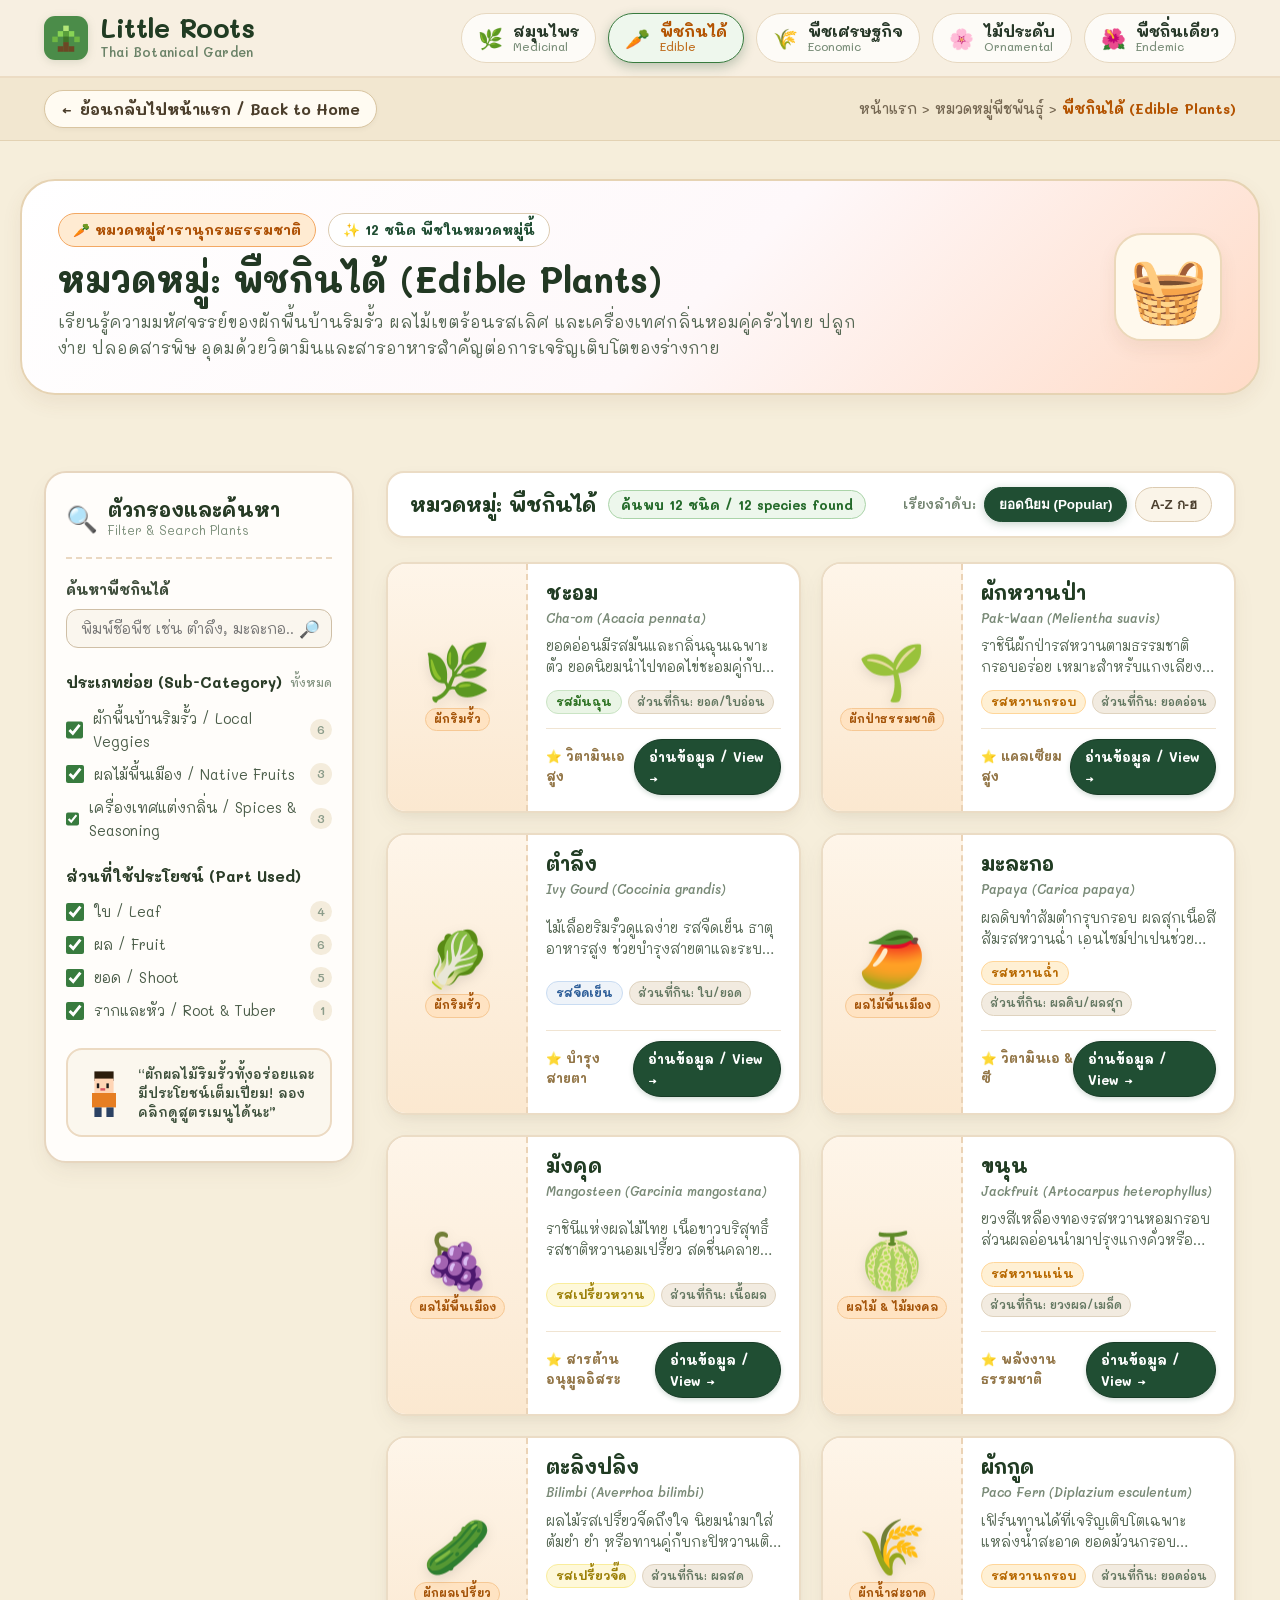
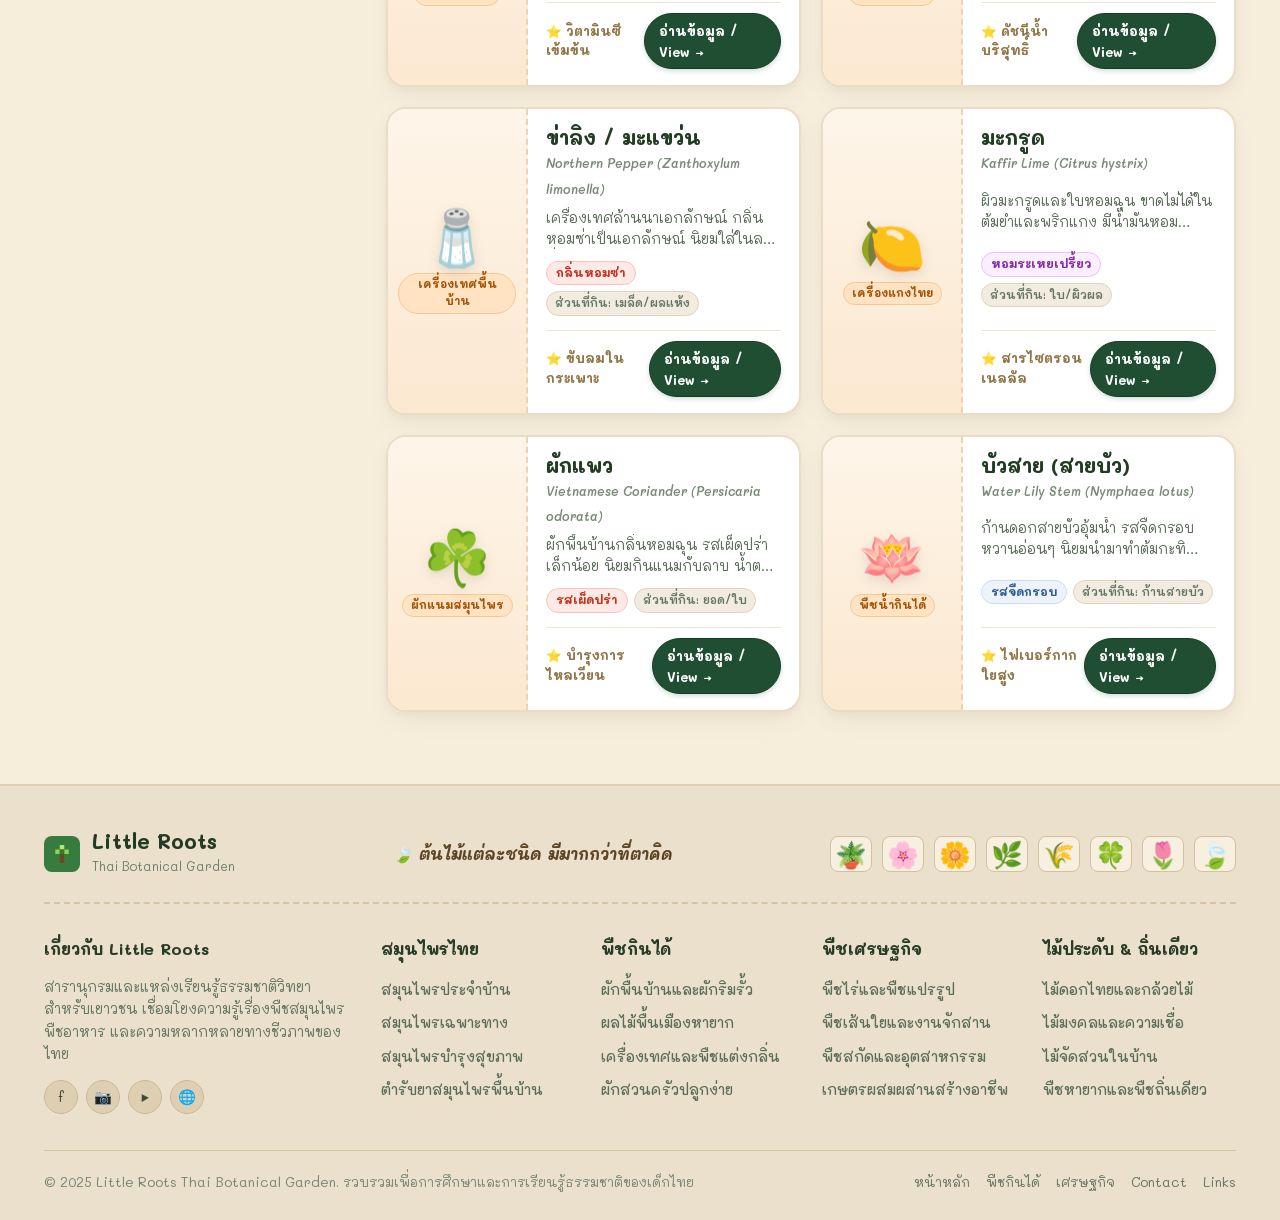
<file: ang_version/edible.html>
<!DOCTYPE html>
<html lang="th">
  <head>
    <meta charset="utf-8">
    <meta content="width=device-width, initial-scale=1.0" name="viewport">
    <title>พืชกินได้ (Edible Plants) - Little Roots สารานุกรมสวนพันธุ์ไม้สำหรับเด็ก</title>
    <link href="https://fonts.googleapis.com" rel="preconnect">
    <link crossorigin href="https://fonts.gstatic.com" rel="preconnect">
    <!-- ฟอนต์ Prompt และ Mali สไตล์อบอุ่น เป็นมิตรกับเด็ก -->
    <link
      href="https://fonts.googleapis.com/css2?family=Mali:wght@400;500;600;700&amp;family=Prompt:ital,wght@0,300;0,400;0,500;0,600;0,700;1,400&amp;display=swap"
      rel="stylesheet">
    <link href="style.css" rel="stylesheet">
    <link href="edible.css" rel="stylesheet">
  </head>
  <body data-nav="food">
    <!-- เมนูด้านบน (สร้างโดย header.js) -->
    <div id="site-header"></div>
    <script src="header.js"></script>
    <!-- Breadcrumb / Back Bar -->
    <section class="breadcrumb-section">
      <div class="container breadcrumb-container">
        <a class="back-home-link" href="index.html">
          <span>←</span> ย้อนกลับไปหน้าแรก / Back to Home
        </a>
        <div class="current-crumb-trail">
          <a href="index.html">หน้าแรก</a>
          &gt;
          <span>หมวดหมู่พืชพันธุ์</span>
          &gt;
          <strong>พืชกินได้ (Edible Plants)</strong>
        </div>
      </div>
    </section>
    <!-- Category Banner Header -->
    <section class="category-hero-banner">
      <div class="container cat-banner-inner">
        <div class="cat-banner-content">
          <div class="cat-badge-wrap">
            <span class="badge-cat-highlight">🥕 หมวดหมู่สารานุกรมธรรมชาติ</span>
            <span class="badge-count-pill">✨ 12 ชนิด พืชในหมวดหมู่นี้</span>
          </div>
          <h1 class="cat-banner-title">หมวดหมู่: พืชกินได้ (Edible Plants)</h1>
          <p class="cat-banner-desc">
            เรียนรู้ความมหัศจรรย์ของผักพื้นบ้านริมรั้ว ผลไม้เขตร้อนรสเลิศ และเครื่องเทศกลิ่นหอมคู่ครัวไทย ปลูกง่าย ปลอดสารพิษ อุดมด้วยวิตามินและสารอาหารสำคัญต่อการเจริญเติบโตของร่างกาย
          </p>
        </div>
        <div class="cat-banner-art">🧺</div>
      </div>
    </section>
    <!-- Main Listing Layout: 2-Column (Sidebar + Plants Grid) -->
    <main class="listing-layout-section">
      <div class="container listing-grid-container">
        <!-- Left Sidebar: Filter & Search -->
        <aside class="filter-sidebar-card">
          <div class="filter-card-header">
            <div class="filter-card-icon">🔍</div>
            <div>
              <h3>ตัวกรองและค้นหา</h3>
              <span>Filter &amp; Search Plants</span>
            </div>
          </div>
          <!-- Search Input -->
          <div class="sidebar-search-box">
            <label class="sidebar-search-label" for="filter-search-input">ค้นหาพืชกินได้</label>
            <div class="sidebar-input-wrapper">
              <input
                data-filter-search
                id="filter-search-input"
                placeholder="พิมพ์ชื่อพืช เช่น ตำลึง, มะละกอ..."
                type="text">
              <span class="sidebar-search-icon">🔎</span>
            </div>
          </div>
          <!-- Filter Sub-categories -->
          <div class="filter-group">
            <div class="filter-group-title">
              <span>ประเภทย่อย (Sub-Category)</span>
              <small>ทั้งหมด</small>
            </div>
            <div class="filter-options-list">
              <label class="custom-checkbox-label">
                <input checked data-filter-group="sub" type="checkbox" value="veg">
                <span>ผักพื้นบ้านริมรั้ว / Local Veggies</span>
                <span class="badge-item-count">6</span>
              </label>
              <label class="custom-checkbox-label">
                <input checked data-filter-group="sub" type="checkbox" value="fruit">
                <span>ผลไม้พื้นเมือง / Native Fruits</span>
                <span class="badge-item-count">3</span>
              </label>
              <label class="custom-checkbox-label">
                <input checked data-filter-group="sub" type="checkbox" value="spice">
                <span>เครื่องเทศแต่งกลิ่น / Spices &amp; Seasoning</span>
                <span class="badge-item-count">3</span>
              </label>
            </div>
          </div>
          <!-- Filter Part Used -->
          <div class="filter-group">
            <div class="filter-group-title">
              <span>ส่วนที่ใช้ประโยชน์ (Part Used)</span>
            </div>
            <div class="filter-options-list">
              <label class="custom-checkbox-label">
                <input checked data-filter-group="part" type="checkbox" value="leaf">
                <span>ใบ / Leaf</span>
                <span class="badge-item-count">6</span>
              </label>
              <label class="custom-checkbox-label">
                <input checked data-filter-group="part" type="checkbox" value="fruit">
                <span>ผล / Fruit</span>
                <span class="badge-item-count">4</span>
              </label>
              <label class="custom-checkbox-label">
                <input checked data-filter-group="part" type="checkbox" value="shoot">
                <span>ยอด / Shoot</span>
                <span class="badge-item-count">3</span>
              </label>
              <label class="custom-checkbox-label">
                <input checked data-filter-group="part" type="checkbox" value="root">
                <span>รากและหัว / Root &amp; Tuber</span>
                <span class="badge-item-count">1</span>
              </label>
            </div>
          </div>
          <!-- Pixel NPC Guide Helper at Sidebar bottom -->
          <div class="sidebar-npc-helper">
            <div class="helper-sprite-wrap">
              <svg
                fill="none"
                height="48"
                viewBox="0 0 32 40"
                width="44"
                xmlns="http://www.w3.org/2000/svg">
                <rect fill="#2b1d0c" height="8" width="16" x="8" y="2" />
                <rect fill="#ffd5b5" height="12" width="16" x="8" y="8" />
                <rect fill="#1b1b1b" height="4" width="2" x="10" y="12" />
                <rect fill="#1b1b1b" height="4" width="2" x="18" y="12" />
                <rect fill="#d95763" height="2" width="4" x="13" y="16" />
                <rect fill="#e67e22" height="12" width="20" x="6" y="20" />
                <rect fill="#2b4263" height="8" width="6" x="8" y="32" />
                <rect fill="#2b4263" height="8" width="6" x="18" y="32" />
              </svg>
            </div>
            <div class="helper-bubble">
              “ผักผลไม้ริมรั้วทั้งอร่อยและมีประโยชน์เต็มเปี่ยม! ลองคลิกดูสูตรเมนูได้นะ”
            </div>
          </div>
        </aside>
        <!-- Main Content Area: Header & 2-Column Plant Cards Grid -->
        <section>
          <!-- Results & Sorting Header -->
          <div class="main-list-header">
            <div class="list-header-left">
              <h3>หมวดหมู่: พืชกินได้</h3>
              <span class="result-badge" data-result-count>ค้นพบ 12 ชนิด / 12 species found</span>
            </div>
            <div class="list-sort-controls">
              <span class="sort-label">เรียงลำดับ:</span>
              <button class="sort-pill-btn active" data-sort="popular" type="button">
                ยอดนิยม (Popular)
              </button>
              <button class="sort-pill-btn" data-sort="az" type="button">A-Z ก-ฮ</button>
            </div>
          </div>
          <!-- 2-Column Plant Card Grid (12 Edible Plants) -->
          <div class="plant-twocol-grid" data-plant-grid>
            <!-- Card 1: ชะอม -->
            <article class="listing-plant-card" data-part="leaf shoot" data-sub="veg">
              <div class="card-square-art">
                <span class="card-art-emoji">🌿</span>
                <span class="card-art-subtag">ผักริมรั้ว</span>
              </div>
              <div class="card-detail-body">
                <div class="card-naming">
                  <h4 class="plant-main-name">ชะอม</h4>
                  <span class="plant-sci-en">Cha-om (Acacia pennata)</span>
                </div>
                <p class="plant-brief">
                  ยอดอ่อนมีรสมันและกลิ่นฉุนเฉพาะตัว ยอดนิยมนำไปทอดไข่ชะอมคู่กับน้ำพริกกะปิ
                </p>
                <div class="plant-tags-row">
                  <span class="taste-tag taste-bitter">รสมันฉุน</span>
                  <span class="part-tag">ส่วนที่กิน: ยอด/ใบอ่อน</span>
                </div>
                <div class="card-action-bar">
                  <span class="card-bot-stat">⭐ วิตามินเอสูง</span>
                  <a class="view-pill-btn" href="#">อ่านข้อมูล / View →</a>
                </div>
              </div>
            </article>
            <!-- Card 2: ผักหวานป่า -->
            <article class="listing-plant-card" data-part="shoot" data-sub="veg">
              <div class="card-square-art">
                <span class="card-art-emoji">🌱</span>
                <span class="card-art-subtag">ผักป่าธรรมชาติ</span>
              </div>
              <div class="card-detail-body">
                <div class="card-naming">
                  <h4 class="plant-main-name">ผักหวานป่า</h4>
                  <span class="plant-sci-en">Pak-Waan (Melientha suavis)</span>
                </div>
                <p class="plant-brief">
                  ราชินีผักป่ารสหวานตามธรรมชาติ กรอบอร่อย เหมาะสำหรับแกงเลียงและต้มจืดหมูสับ
                </p>
                <div class="plant-tags-row">
                  <span class="taste-tag taste-sweet">รสหวานกรอบ</span>
                  <span class="part-tag">ส่วนที่กิน: ยอดอ่อน</span>
                </div>
                <div class="card-action-bar">
                  <span class="card-bot-stat">⭐ แคลเซียมสูง</span>
                  <a class="view-pill-btn" href="#">อ่านข้อมูล / View →</a>
                </div>
              </div>
            </article>
            <!-- Card 3: ตำลึง -->
            <article class="listing-plant-card" data-part="leaf shoot" data-sub="veg">
              <div class="card-square-art">
                <span class="card-art-emoji">🥬</span>
                <span class="card-art-subtag">ผักริมรั้ว</span>
              </div>
              <div class="card-detail-body">
                <div class="card-naming">
                  <h4 class="plant-main-name">ตำลึง</h4>
                  <span class="plant-sci-en">Ivy Gourd (Coccinia grandis)</span>
                </div>
                <p class="plant-brief">
                  ไม้เลื้อยริมรั้วดูแลง่าย รสจืดเย็น ธาตุอาหารสูง ช่วยบำรุงสายตาและระบบขับถ่าย
                </p>
                <div class="plant-tags-row">
                  <span class="taste-tag taste-mild">รสจืดเย็น</span>
                  <span class="part-tag">ส่วนที่กิน: ใบ/ยอด</span>
                </div>
                <div class="card-action-bar">
                  <span class="card-bot-stat">⭐ บำรุงสายตา</span>
                  <a class="view-pill-btn" href="#">อ่านข้อมูล / View →</a>
                </div>
              </div>
            </article>
            <!-- Card 4: มะละกอ -->
            <article class="listing-plant-card" data-part="fruit" data-sub="fruit">
              <div class="card-square-art">
                <span class="card-art-emoji">🥭</span>
                <span class="card-art-subtag">ผลไม้พื้นเมือง</span>
              </div>
              <div class="card-detail-body">
                <div class="card-naming">
                  <h4 class="plant-main-name">มะละกอ</h4>
                  <span class="plant-sci-en">Papaya (Carica papaya)</span>
                </div>
                <p class="plant-brief">
                  ผลดิบทำส้มตำกรุบกรอบ ผลสุกเนื้อสีส้มรสหวานฉ่ำ เอนไซม์ปาเปนช่วยย่อยอาหารได้ดีเยี่ยม
                </p>
                <div class="plant-tags-row">
                  <span class="taste-tag taste-sweet">รสหวานฉ่ำ</span>
                  <span class="part-tag">ส่วนที่กิน: ผลดิบ/ผลสุก</span>
                </div>
                <div class="card-action-bar">
                  <span class="card-bot-stat">⭐ วิตามินเอ &amp; ซี</span>
                  <a class="view-pill-btn" href="#">อ่านข้อมูล / View →</a>
                </div>
              </div>
            </article>
            <!-- Card 5: มังคุด -->
            <article class="listing-plant-card" data-part="fruit" data-sub="fruit">
              <div class="card-square-art">
                <span class="card-art-emoji">🍇</span>
                <span class="card-art-subtag">ผลไม้พื้นเมือง</span>
              </div>
              <div class="card-detail-body">
                <div class="card-naming">
                  <h4 class="plant-main-name">มังคุด</h4>
                  <span class="plant-sci-en">Mangosteen (Garcinia mangostana)</span>
                </div>
                <p class="plant-brief">
                  ราชินีแห่งผลไม้ไทย เนื้อขาวบริสุทธิ์ รสชาติหวานอมเปรี้ยว สดชื่นคลายร้อน
                </p>
                <div class="plant-tags-row">
                  <span class="taste-tag taste-sour">รสเปรี้ยวหวาน</span>
                  <span class="part-tag">ส่วนที่กิน: เนื้อผล</span>
                </div>
                <div class="card-action-bar">
                  <span class="card-bot-stat">⭐ สารต้านอนุมูลอิสระ</span>
                  <a class="view-pill-btn" href="#">อ่านข้อมูล / View →</a>
                </div>
              </div>
            </article>
            <!-- Card 6: ขนุน -->
            <article class="listing-plant-card" data-part="fruit" data-sub="fruit">
              <div class="card-square-art">
                <span class="card-art-emoji">🍈</span>
                <span class="card-art-subtag">ผลไม้ &amp; ไม้มงคล</span>
              </div>
              <div class="card-detail-body">
                <div class="card-naming">
                  <h4 class="plant-main-name">ขนุน</h4>
                  <span class="plant-sci-en">Jackfruit (Artocarpus heterophyllus)</span>
                </div>
                <p class="plant-brief">
                  ยวงสีเหลืองทองรสหวานหอมกรอบ ส่วนผลอ่อนนำมาปรุงแกงคั่วหรือตำขนุนรสเลิศ
                </p>
                <div class="plant-tags-row">
                  <span class="taste-tag taste-sweet">รสหวานแน่น</span>
                  <span class="part-tag">ส่วนที่กิน: ยวงผล/เมล็ด</span>
                </div>
                <div class="card-action-bar">
                  <span class="card-bot-stat">⭐ พลังงานธรรมชาติ</span>
                  <a class="view-pill-btn" href="#">อ่านข้อมูล / View →</a>
                </div>
              </div>
            </article>
            <!-- Card 7: ตะลิงปลิง -->
            <article class="listing-plant-card" data-part="fruit" data-sub="spice">
              <div class="card-square-art">
                <span class="card-art-emoji">🥒</span>
                <span class="card-art-subtag">ผักผลเปรี้ยว</span>
              </div>
              <div class="card-detail-body">
                <div class="card-naming">
                  <h4 class="plant-main-name">ตะลิงปลิง</h4>
                  <span class="plant-sci-en">Bilimbi (Averrhoa bilimbi)</span>
                </div>
                <p class="plant-brief">
                  ผลไม้รสเปรี้ยวจี๊ดถึงใจ นิยมนำมาใส่ต้มยำ ยำ หรือทานคู่กับกะปิหวานเติมความสดชื่น
                </p>
                <div class="plant-tags-row">
                  <span class="taste-tag taste-sour">รสเปรี้ยวจี๊ด</span>
                  <span class="part-tag">ส่วนที่กิน: ผลสด</span>
                </div>
                <div class="card-action-bar">
                  <span class="card-bot-stat">⭐ วิตามินซีเข้มข้น</span>
                  <a class="view-pill-btn" href="#">อ่านข้อมูล / View →</a>
                </div>
              </div>
            </article>
            <!-- Card 8: ผักกูด -->
            <article class="listing-plant-card" data-part="shoot" data-sub="veg">
              <div class="card-square-art">
                <span class="card-art-emoji">🌾</span>
                <span class="card-art-subtag">ผักน้ำสะอาด</span>
              </div>
              <div class="card-detail-body">
                <div class="card-naming">
                  <h4 class="plant-main-name">ผักกูด</h4>
                  <span class="plant-sci-en">Paco Fern (Diplazium esculentum)</span>
                </div>
                <p class="plant-brief">
                  เฟิร์นทานได้ที่เจริญเติบโตเฉพาะแหล่งน้ำสะอาด ยอดม้วนกรอบ เหมาะทำยำผักกูดกุ้งสด
                </p>
                <div class="plant-tags-row">
                  <span class="taste-tag taste-sweet">รสหวานกรอบ</span>
                  <span class="part-tag">ส่วนที่กิน: ยอดอ่อน</span>
                </div>
                <div class="card-action-bar">
                  <span class="card-bot-stat">⭐ ดัชนีน้ำบริสุทธิ์</span>
                  <a class="view-pill-btn" href="#">อ่านข้อมูล / View →</a>
                </div>
              </div>
            </article>
            <!-- Card 9: ข่าลิง / มะแขว่น -->
            <article class="listing-plant-card" data-part="fruit" data-sub="spice">
              <div class="card-square-art">
                <span class="card-art-emoji">🧂</span>
                <span class="card-art-subtag">เครื่องเทศพื้นบ้าน</span>
              </div>
              <div class="card-detail-body">
                <div class="card-naming">
                  <h4 class="plant-main-name">ข่าลิง / มะแขว่น</h4>
                  <span class="plant-sci-en">Northern Pepper (Zanthoxylum limonella)</span>
                </div>
                <p class="plant-brief">
                  เครื่องเทศล้านนาเอกลักษณ์ กลิ่นหอมซ่าเป็นเอกลักษณ์ นิยมใส่ในลาบคั่วและแกงแค
                </p>
                <div class="plant-tags-row">
                  <span class="taste-tag taste-spicy">กลิ่นหอมซ่า</span>
                  <span class="part-tag">ส่วนที่กิน: เมล็ด/ผลแห้ง</span>
                </div>
                <div class="card-action-bar">
                  <span class="card-bot-stat">⭐ ขับลมในกระเพาะ</span>
                  <a class="view-pill-btn" href="#">อ่านข้อมูล / View →</a>
                </div>
              </div>
            </article>
            <!-- Card 10: มะกรูด -->
            <article class="listing-plant-card" data-part="leaf fruit" data-sub="spice">
              <div class="card-square-art">
                <span class="card-art-emoji">🍋</span>
                <span class="card-art-subtag">เครื่องแกงไทย</span>
              </div>
              <div class="card-detail-body">
                <div class="card-naming">
                  <h4 class="plant-main-name">มะกรูด</h4>
                  <span class="plant-sci-en">Kaffir Lime (Citrus hystrix)</span>
                </div>
                <p class="plant-brief">
                  ผิวมะกรูดและใบหอมฉุน ขาดไม่ได้ในต้มยำและพริกแกง มีน้ำมันหอมระเหยช่วยให้ผ่อนคลาย
                </p>
                <div class="plant-tags-row">
                  <span class="taste-tag taste-aroma">หอมระเหยเปรี้ยว</span>
                  <span class="part-tag">ส่วนที่กิน: ใบ/ผิวผล</span>
                </div>
                <div class="card-action-bar">
                  <span class="card-bot-stat">⭐ สารไซตรอนเนลลัล</span>
                  <a class="view-pill-btn" href="#">อ่านข้อมูล / View →</a>
                </div>
              </div>
            </article>
            <!-- Card 11: ผักแพว -->
            <article class="listing-plant-card" data-part="leaf shoot" data-sub="veg">
              <div class="card-square-art">
                <span class="card-art-emoji">☘️</span>
                <span class="card-art-subtag">ผักแนมสมุนไพร</span>
              </div>
              <div class="card-detail-body">
                <div class="card-naming">
                  <h4 class="plant-main-name">ผักแพว</h4>
                  <span class="plant-sci-en">Vietnamese Coriander (Persicaria odorata)</span>
                </div>
                <p class="plant-brief">
                  ผักพื้นบ้านกลิ่นหอมฉุน รสเผ็ดปร่าเล็กน้อย นิยมกินแนมกับลาบ น้ำตก และข้าวยำปักษ์ใต้
                </p>
                <div class="plant-tags-row">
                  <span class="taste-tag taste-spicy">รสเผ็ดปร่า</span>
                  <span class="part-tag">ส่วนที่กิน: ยอด/ใบ</span>
                </div>
                <div class="card-action-bar">
                  <span class="card-bot-stat">⭐ บำรุงการไหลเวียน</span>
                  <a class="view-pill-btn" href="#">อ่านข้อมูล / View →</a>
                </div>
              </div>
            </article>
            <!-- Card 12: บัวสาย / สายบัว -->
            <article class="listing-plant-card" data-part="root" data-sub="veg">
              <div class="card-square-art">
                <span class="card-art-emoji">🪷</span>
                <span class="card-art-subtag">พืชน้ำกินได้</span>
              </div>
              <div class="card-detail-body">
                <div class="card-naming">
                  <h4 class="plant-main-name">บัวสาย (สายบัว)</h4>
                  <span class="plant-sci-en">Water Lily Stem (Nymphaea lotus)</span>
                </div>
                <p class="plant-brief">
                  ก้านดอกสายบัวอุ้มน้ำ รสจืดกรอบหวานอ่อนๆ นิยมนำมาทำต้มกะทิสายบัวปลาทูสดรสกลมกล่อม
                </p>
                <div class="plant-tags-row">
                  <span class="taste-tag taste-mild">รสจืดกรอบ</span>
                  <span class="part-tag">ส่วนที่กิน: ก้านสายบัว</span>
                </div>
                <div class="card-action-bar">
                  <span class="card-bot-stat">⭐ ไฟเบอร์กากใยสูง</span>
                  <a class="view-pill-btn" href="#">อ่านข้อมูล / View →</a>
                </div>
              </div>
            </article>
            <p class="no-result-message" data-empty-message hidden>
              ไม่พบพืชที่ตรงกับคำค้นหา ลองเปลี่ยนคำค้นหรือตัวกรองดูนะ
            </p>
          </div>
        </section>
      </div>
    </main>
    <!-- ส่วนท้ายเว็บ (สร้างโดย footer.js) -->
    <div id="site-footer"></div>
    <script src="footer.js"></script>
    <script src="listing.js"></script>
  </body>
</html>
</file>
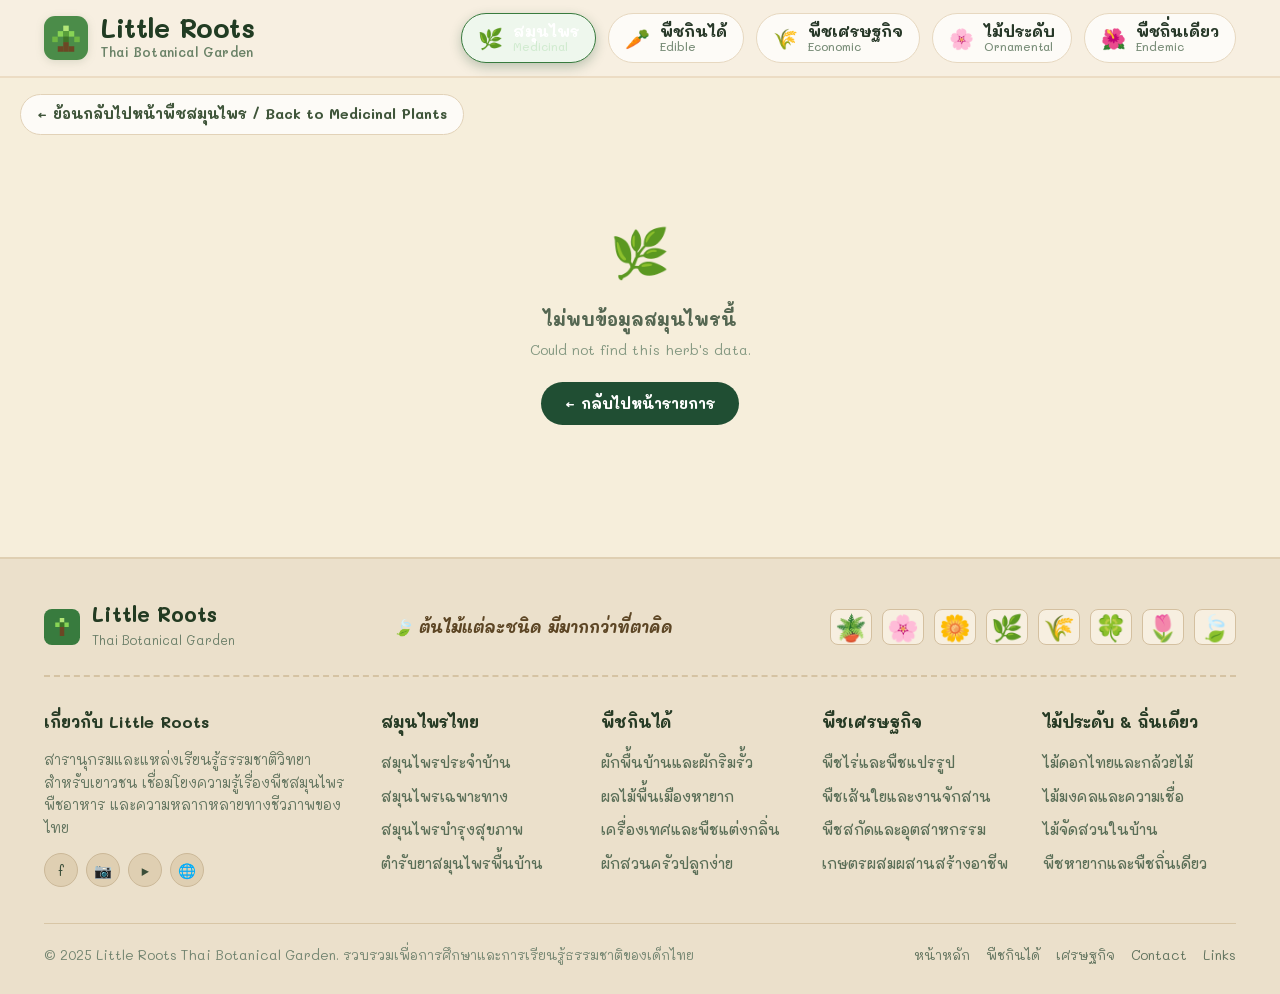
<file: ang_version/herb-detail.html>
<!DOCTYPE html>
<html lang="th">
  <head>
    <meta charset="utf-8">
    <meta content="width=device-width, initial-scale=1.0" name="viewport">
    <title id="page-title">สมุนไพร - Little Roots</title>
    <link href="https://fonts.googleapis.com" rel="preconnect">
    <link crossorigin href="https://fonts.gstatic.com" rel="preconnect">
    <link
      href="https://fonts.googleapis.com/css2?family=Mali:wght@400;500;600;700&amp;family=Prompt:ital,wght@0,300;0,400;0,500;0,600;0,700;1,400&amp;display=swap"
      rel="stylesheet">
    <link href="style.css" rel="stylesheet">
    <link href="herb-detail.css" rel="stylesheet">
  </head>
  <body data-nav="herbs">
    <!-- เมนูด้านบน -->
    <div id="site-header"></div>
    <script src="header.js"></script>

    <!-- Breadcrumb / Back button -->
    <div class="container breadcrumb-section">
      <a class="back-home-link" href="herb.html">
        <span>← ย้อนกลับไปหน้าพืชสมุนไพร / Back to Medicinal Plants</span>
      </a>
    </div>

    <!-- Main Detail Layout -->
    <div class="container">
      <div class="detail-layout">

        <!-- ===== Left Column: Photo + Identity ===== -->
        <div class="detail-left-col">

          <!-- Photo Card -->
          <div class="detail-photo-card">
            <span class="photo-label-badge">รูปภาพจริง / Real Photo</span>
            <div class="detail-photo-wrap">
              <img alt="" id="detail-photo" src="">
              <!-- 8-bit pixel art badge (bottom-right of photo) -->
              <div class="pixel-art-badge">
                <div id="detail-pixel-svg"></div>
                <span class="pixel-badge-label">ภาพ 8-bit<br>8-bit Art</span>
              </div>
            </div>
          </div>

          <!-- Identity Info -->
          <div class="detail-identity-box">
            <div class="herb-name-th" id="detail-name-th">—</div>
            <div class="herb-name-en" id="detail-name-en">—</div>
            <div class="herb-sci-name" id="detail-sci-name">—</div>
            <div class="herb-family" id="detail-family">Family: —</div>
            <div class="herb-attr-row">
              <span class="herb-attr-label">Common attributes:</span>
              <span class="attr-tag attr-tag-taste" id="detail-taste">—</span>
              <span class="attr-tag" id="detail-property">—</span>
            </div>
          </div>
        </div>

        <!-- ===== Right Column: Tabs ===== -->
        <div class="detail-right-col">
          <div class="detail-tab-panel">

            <!-- Tab Headers -->
            <div class="tab-header-row" role="tablist">
              <button class="tab-btn active" data-tab="properties" role="tab" type="button">
                <span class="tab-th">สรรพคุณ</span>
                <span class="tab-en">Properties</span>
              </button>
              <button class="tab-btn" data-tab="usage" role="tab" type="button">
                <span class="tab-th">วิธีใช้ &amp; ข้อมูล</span>
                <span class="tab-en">Usage &amp; Data</span>
              </button>
              <button class="tab-btn" data-tab="precautions" role="tab" type="button">
                <span class="tab-th">ข้อควรระวัง</span>
                <span class="tab-en">Precautions</span>
              </button>
            </div>

            <!-- Tab Content -->
            <div class="tab-content-wrap">

              <!-- Tab 1: Properties -->
              <div class="tab-pane active" id="tab-properties" role="tabpanel">
                <div class="prop-section-heading">สรรพคุณหลัก / Main Properties</div>
                <ul class="prop-list" id="prop-list">
                  <!-- filled by JS -->
                </ul>

                <div class="usage-heading">วิธีใช้ &amp; วิธีเตรียม / Usage &amp; Preparation</div>
                <ul class="usage-list" id="usage-list-props">
                  <!-- filled by JS -->
                </ul>

                <div class="precaution-box">
                  <div class="precaution-title">⚠️ ข้อควรระวัง / Precautions</div>
                  <ul class="precaution-list" id="precaution-list-props">
                    <!-- filled by JS -->
                  </ul>
                </div>
              </div>

              <!-- Tab 2: Usage & Data -->
              <div class="tab-pane" id="tab-usage" role="tabpanel">
                <div class="usage-data-section">
                  <div class="usage-data-heading">วิธีใช้ &amp; วิธีเตรียม / Usage &amp; Preparation</div>
                  <ul class="usage-list" id="usage-list-data">
                    <!-- filled by JS -->
                  </ul>
                </div>
                <div class="usage-data-section">
                  <div class="usage-data-heading">ข้อมูลทางพฤกษศาสตร์ / Botanical Data</div>
                  <div class="info-row-grid" id="botanical-grid">
                    <!-- filled by JS -->
                  </div>
                </div>
              </div>

              <!-- Tab 3: Precautions -->
              <div class="tab-pane" id="tab-precautions" role="tabpanel">
                <div class="precaution-tab-box">
                  <div class="precaution-tab-title">⚠️ ข้อควรระวัง / Precautions</div>
                  <ul class="precaution-list" id="precaution-list-tab">
                    <!-- filled by JS -->
                  </ul>
                </div>
              </div>

            </div><!-- /tab-content-wrap -->
          </div><!-- /detail-tab-panel -->
        </div><!-- /detail-right-col -->
      </div><!-- /detail-layout -->
    </div><!-- /container -->

    <!-- Footer -->
    <div id="site-footer"></div>
    <script src="footer.js"></script>

    <!-- Data + Detail Script -->
    <script src="herb-data.js"></script>
    <script src="herb-detail.js"></script>
  </body>
</html>
</file>
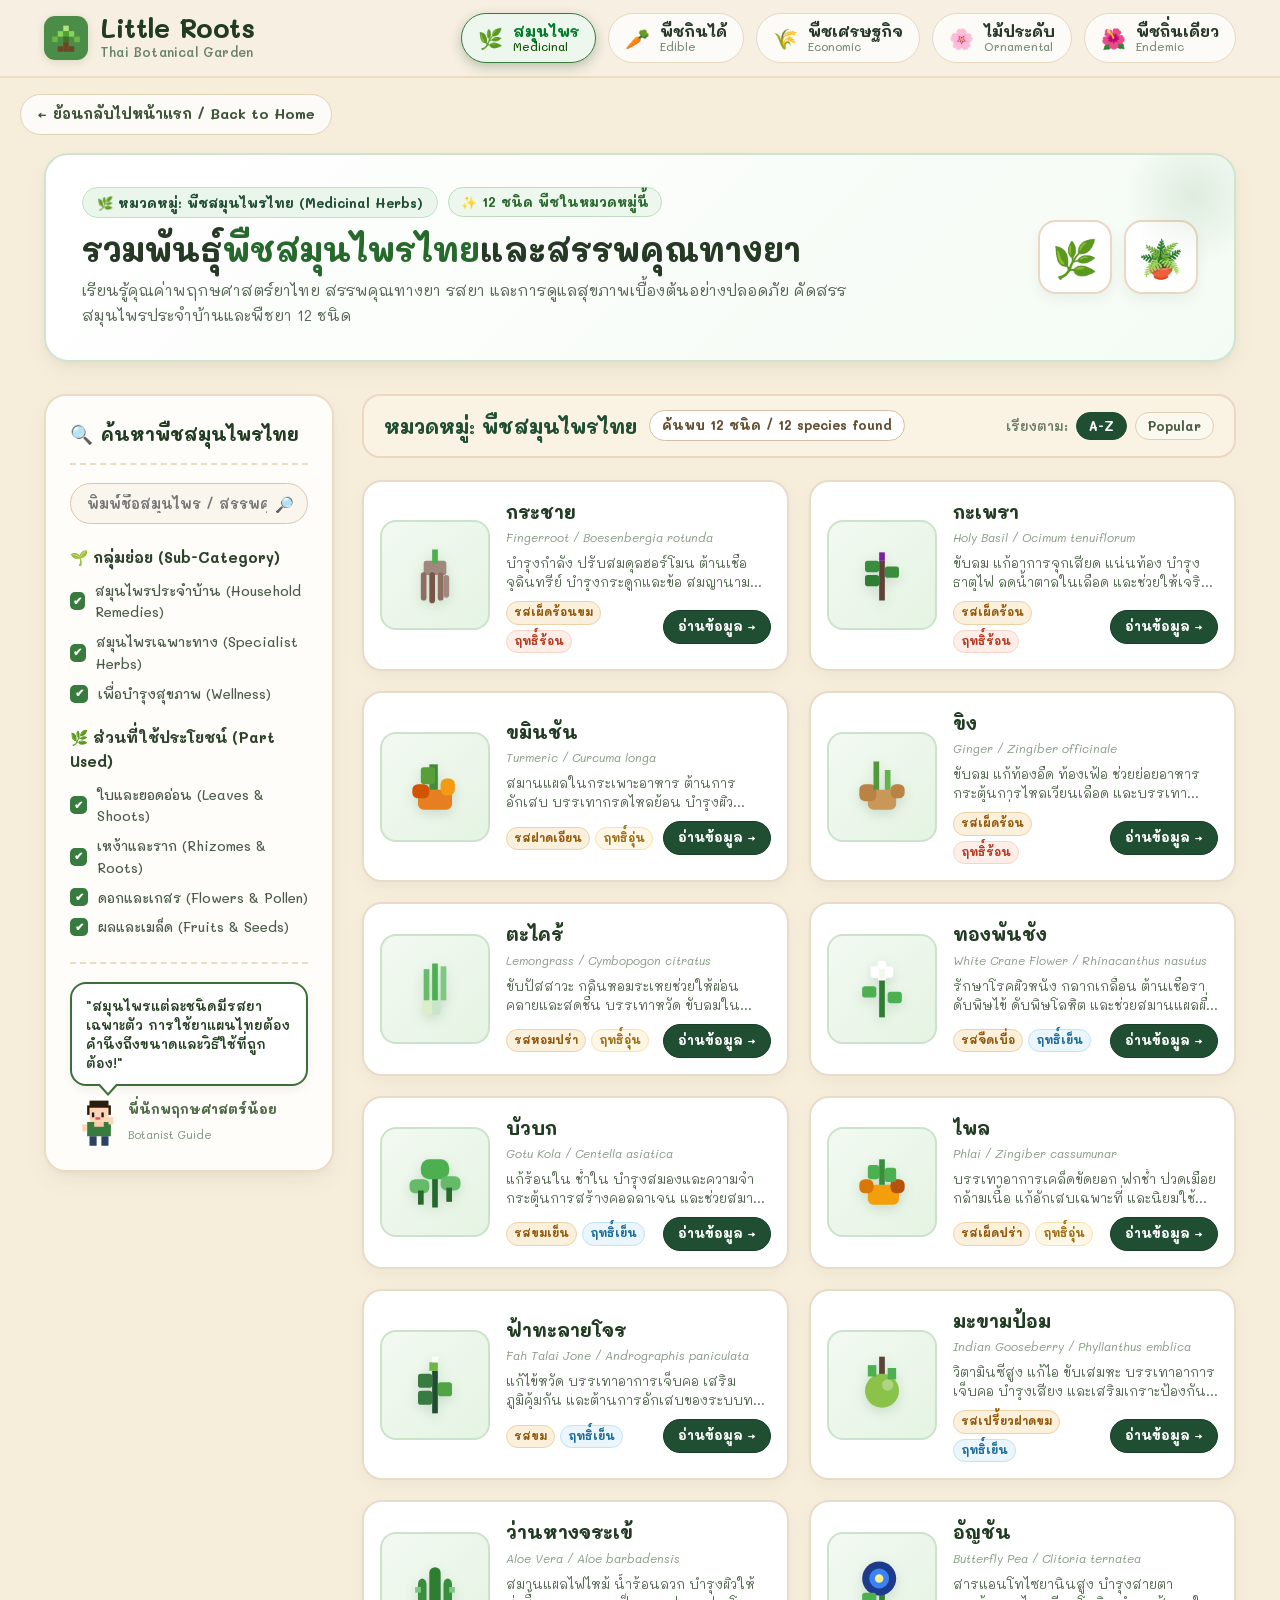
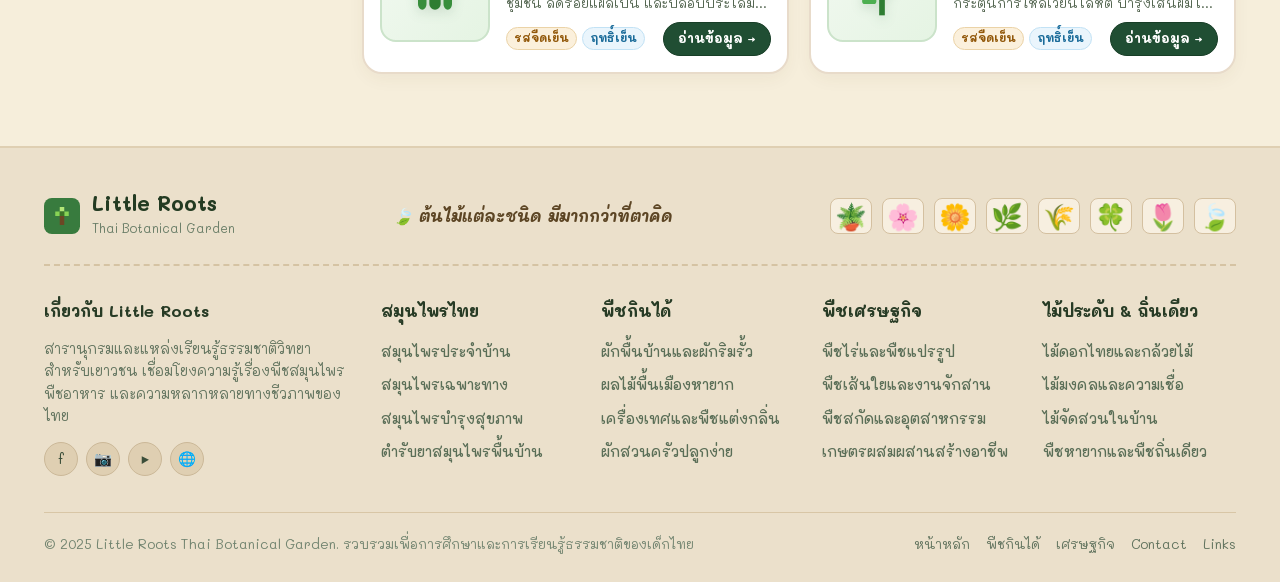
<file: ang_version/herb.html>
﻿<!DOCTYPE html>
<html lang="th">
  <head>
    <meta charset="utf-8">
    <meta content="width=device-width, initial-scale=1.0" name="viewport">
    <title>พืชสมุนไพรไทย (Medicinal Plants) - Little Roots สวนพฤกษศาสตร์สำหรับเด็ก</title>
    <link href="https://fonts.googleapis.com" rel="preconnect">
    <link crossorigin href="https://fonts.gstatic.com" rel="preconnect">
    <!-- ฟอนต์ Prompt และ Mali สไตล์อบอุ่น เป็นมิตรกับเด็ก -->
    <link
      href="https://fonts.googleapis.com/css2?family=Mali:wght@400;500;600;700&amp;family=Prompt:ital,wght@0,300;0,400;0,500;0,600;0,700;1,400&amp;display=swap"
      rel="stylesheet">
    <link href="style.css" rel="stylesheet">
    <link href="herb.css" rel="stylesheet">
  </head>
  <body data-nav="herbs">
    <!-- เมนูด้านบน (สร้างโดย header.js) -->
    <div id="site-header"></div>
    <script src="header.js"></script>
    <!-- Breadcrumb / Back button bar -->
    <div class="container breadcrumb-section">
      <a class="back-home-link" href="index.html">
        <span>← ย้อนกลับไปหน้าแรก / Back to Home</span>
      </a>
    </div>
    <!-- Main Body Container -->
    <div class="container">
      <!-- Category Hero Banner -->
      <section class="category-banner-card">
        <div>
          <div class="banner-badge-row">
            <span class="badge-category-pill">🌿 หมวดหมู่: พืชสมุนไพรไทย (Medicinal Herbs)</span>
            <span class="badge-count-pill">✨ 12 ชนิด พืชในหมวดหมู่นี้</span>
          </div>
          <h1 class="banner-title">รวมพันธุ์<span>พืชสมุนไพรไทย</span>และสรรพคุณทางยา</h1>
          <p class="banner-desc">
            เรียนรู้คุณค่าพฤกษศาสตร์ยาไทย สรรพคุณทางยา รสยา และการดูแลสุขภาพเบื้องต้นอย่างปลอดภัย คัดสรรสมุนไพรประจำบ้านและพืชยา 12 ชนิด
          </p>
        </div>
        <div class="banner-pixel-deco">
          <div class="deco-flower-box" title="สมุนไพรไทย">🌿</div>
          <div class="deco-flower-box" title="พืชสมุนไพร">🪴</div>
        </div>
      </section>
      <!-- Two-Column Body Layout -->
      <div class="listing-layout">
        <!-- Left Sidebar: Filter & Guide -->
        <aside class="sidebar-filter-card">
          <h3 class="filter-header-title"><span>🔍</span> <span>ค้นหาพืชสมุนไพรไทย</span></h3>
          <!-- Filter Search Input -->
          <div class="filter-search-box">
            <input
              class="filter-search-input"
              data-filter-search
              placeholder="พิมพ์ชื่อสมุนไพร / สรรพคุณ..."
              type="text">
            <span class="filter-search-icon">🔎</span>
          </div>
          <!-- Sub-Category Filter -->
          <div class="filter-group">
            <h4 class="filter-group-title">🌱 กลุ่มย่อย (Sub-Category)</h4>
            <div class="filter-checkbox-list">
              <label class="custom-checkbox-label">
                <input checked data-filter-group="sub" type="checkbox" value="household">
                <span>สมุนไพรประจำบ้าน (Household Remedies)</span>
              </label>
              <label class="custom-checkbox-label">
                <input checked data-filter-group="sub" type="checkbox" value="specialist">
                <span>สมุนไพรเฉพาะทาง (Specialist Herbs)</span>
              </label>
              <label class="custom-checkbox-label">
                <input checked data-filter-group="sub" type="checkbox" value="wellness">
                <span>เพื่อบำรุงสุขภาพ (Wellness)</span>
              </label>
            </div>
          </div>
          <!-- Part Used Filter -->
          <div class="filter-group">
            <h4 class="filter-group-title">🌿 ส่วนที่ใช้ประโยชน์ (Part Used)</h4>
            <div class="filter-checkbox-list">
              <label class="custom-checkbox-label">
                <input checked data-filter-group="part" type="checkbox" value="leaf">
                <span>ใบและยอดอ่อน (Leaves &amp; Shoots)</span>
              </label>
              <label class="custom-checkbox-label">
                <input checked data-filter-group="part" type="checkbox" value="root">
                <span>เหง้าและราก (Rhizomes &amp; Roots)</span>
              </label>
              <label class="custom-checkbox-label">
                <input checked data-filter-group="part" type="checkbox" value="flower">
                <span>ดอกและเกสร (Flowers &amp; Pollen)</span>
              </label>
              <label class="custom-checkbox-label">
                <input checked data-filter-group="part" type="checkbox" value="fruit">
                <span>ผลและเมล็ด (Fruits &amp; Seeds)</span>
              </label>
            </div>
          </div>
          <!-- Friendly Pixel-Art Guide NPC Character -->
          <div class="sidebar-npc-widget">
            <div class="sidebar-bubble">
              "สมุนไพรแต่ละชนิดมีรสยาเฉพาะตัว การใช้ยาแผนไทยต้องคำนึงถึงขนาดและวิธีใช้ที่ถูกต้อง!"
            </div>
            <div class="sidebar-npc-row">
              <!-- Pixel Avatar NPC Sprite -->
              <svg
                class="npc-mini-sprite"
                fill="none"
                viewBox="0 0 32 40"
                xmlns="http://www.w3.org/2000/svg">
                <rect fill="#2b1d0c" height="8" width="16" x="8" y="2" />
                <rect fill="#2b1d0c" height="8" width="4" x="6" y="6" />
                <rect fill="#2b1d0c" height="8" width="4" x="22" y="6" />
                <rect fill="#ffd5b5" height="12" width="16" x="8" y="8" />
                <rect fill="#1b1b1b" height="4" width="2" x="10" y="12" />
                <rect fill="#1b1b1b" height="4" width="2" x="18" y="12" />
                <rect fill="#d95763" height="2" width="4" x="13" y="16" />
                <rect fill="#387b3e" height="12" width="20" x="6" y="20" />
                <rect fill="#ffccaa" height="4" width="8" x="12" y="20" />
                <rect fill="#ffd5b5" height="6" width="4" x="24" y="16" />
                <rect fill="#ffd5b5" height="6" width="4" x="2" y="22" />
                <rect fill="#2b4263" height="8" width="6" x="8" y="32" />
                <rect fill="#2b4263" height="8" width="6" x="18" y="32" />
              </svg>
              <div>
                <div class="npc-mini-name">พี่นักพฤกษศาสตร์น้อย</div>
                <span class="npc-mini-role">Botanist Guide</span>
              </div>
            </div>
          </div>
        </aside>
        <!-- Main Content Area: Header Bar + 2-Column Cards Grid -->
        <main>
          <!-- Content Top Header Bar -->
          <div class="content-header-bar">
            <div class="content-header-left">
              <h2 class="content-category-heading">หมวดหมู่: พืชสมุนไพรไทย</h2>
              <span class="species-found-badge" data-result-count>
                ค้นพบ 12 ชนิด / 12 species found
              </span>
            </div>
            <div class="content-sort-options">
              <span class="sort-label">เรียงตาม:</span>
              <button class="sort-btn active" data-sort="az" type="button">A-Z</button>
              <button class="sort-btn" data-sort="popular" type="button">Popular</button>
            </div>
          </div>
          <!-- 2-Column Grid (6 Rows, 12 Plants) -->
          <div class="plants-listing-grid" data-plant-grid>
            <!-- 1. ฟ้าทะลายโจร -->
            <article class="listing-plant-card" data-part="leaf" data-sub="household">
              <div class="plant-thumb-box">
                <svg fill="none" height="68" viewBox="0 0 24 24" width="68">
                  <rect fill="#204e33" height="15" width="2" x="11" y="7" />
                  <rect fill="#387b3e" height="5" rx="1" width="5" x="6" y="8" />
                  <rect fill="#4fa545" height="5" rx="1" width="5" x="13" y="11" />
                  <rect fill="#387b3e" height="5" rx="1" width="5" x="6" y="14" />
                  <rect fill="#6fb743" height="3" width="3" x="10" y="4" />
                  <rect fill="#ffffff" height="2" width="2" x="11" y="2" />
                </svg>
              </div>
              <div class="card-info-col">
                <div class="plant-card-title-row">
                  <h3 class="plant-thai-title">ฟ้าทะลายโจร</h3>
                </div>
                <div class="plant-sci-name">Fah Talai Jone / Andrographis paniculata</div>
                <p class="plant-brief">
                  แก้ไข้หวัด บรรเทาอาการเจ็บคอ เสริมภูมิคุ้มกัน และต้านการอักเสบของระบบทางเดินหายใจ
                </p>
                <div class="card-bottom-row">
                  <div class="card-tags-list">
                    <span class="mini-tag tag-taste">รสขม</span>
                    <span class="mini-tag tag-property-cool">ฤทธิ์เย็น</span>
                  </div>
                  <a class="view-info-btn" href="herb-detail.html?id=andrographis">อ่านข้อมูล →</a>
                </div>
              </div>
            </article>
            <!-- 2. ขิง -->
            <article class="listing-plant-card" data-part="root" data-sub="household">
              <div class="plant-thumb-box">
                <svg fill="none" height="68" viewBox="0 0 24 24" width="68">
                  <rect fill="#c99859" height="7" rx="2" width="10" x="7" y="13" />
                  <rect fill="#b88344" height="6" rx="2" width="6" x="4" y="11" />
                  <rect fill="#b88344" height="5" rx="2" width="5" x="15" y="11" />
                  <rect fill="#52993e" height="10" width="2" x="9" y="3" />
                  <rect fill="#61b34a" height="7" width="2" x="13" y="6" />
                </svg>
              </div>
              <div class="card-info-col">
                <div class="plant-card-title-row">
                  <h3 class="plant-thai-title">ขิง</h3>
                </div>
                <div class="plant-sci-name">Ginger / Zingiber officinale</div>
                <p class="plant-brief">
                  ขับลม แก้ท้องอืด ท้องเฟ้อ ช่วยย่อยอาหาร กระตุ้นการไหลเวียนเลือด และบรรเทาอาการคลื่นไส้
                </p>
                <div class="card-bottom-row">
                  <div class="card-tags-list">
                    <span class="mini-tag tag-taste">รสเผ็ดร้อน</span>
                    <span class="mini-tag tag-property-hot">ฤทธิ์ร้อน</span>
                  </div>
                  <a class="view-info-btn" href="herb-detail.html?id=ginger">อ่านข้อมูล →</a>
                </div>
              </div>
            </article>
            <!-- 3. ขมิ้นชัน -->
            <article class="listing-plant-card" data-part="root" data-sub="specialist">
              <div class="plant-thumb-box">
                <svg fill="none" height="68" viewBox="0 0 24 24" width="68">
                  <rect fill="#e67e22" height="7" rx="2" width="12" x="6" y="13" />
                  <rect fill="#d35400" height="5" rx="2" width="6" x="4" y="11" />
                  <rect fill="#f39c12" height="6" rx="2" width="5" x="14" y="9" />
                  <rect fill="#438a39" height="9" width="3" x="10" y="4" />
                  <rect fill="#589f3a" height="6" rx="1" width="5" x="7" y="5" />
                </svg>
              </div>
              <div class="card-info-col">
                <div class="plant-card-title-row">
                  <h3 class="plant-thai-title">ขมิ้นชัน</h3>
                </div>
                <div class="plant-sci-name">Turmeric / Curcuma longa</div>
                <p class="plant-brief">
                  สมานแผลในกระเพาะอาหาร ต้านการอักเสบ บรรเทากรดไหลย้อน บำรุงผิวพรรณให้ผ่องใส
                </p>
                <div class="card-bottom-row">
                  <div class="card-tags-list">
                    <span class="mini-tag tag-taste">รสฝาดเอียน</span>
                    <span class="mini-tag tag-property-warm">ฤทธิ์อุ่น</span>
                  </div>
                  <a class="view-info-btn" href="herb-detail.html?id=turmeric">อ่านข้อมูล →</a>
                </div>
              </div>
            </article>
            <!-- 4. ว่านหางจระเข้ -->
            <article class="listing-plant-card" data-part="leaf" data-sub="household">
              <div class="plant-thumb-box">
                <svg fill="none" height="68" viewBox="0 0 24 24" width="68">
                  <rect fill="#2e7d32" height="15" rx="2" width="4" x="10" y="5" />
                  <rect fill="#388e3c" height="11" rx="2" width="3" x="6" y="9" />
                  <rect fill="#388e3c" height="11" rx="2" width="3" x="15" y="9" />
                  <rect fill="#81c784" height="2" width="2" x="5" y="12" />
                  <rect fill="#81c784" height="2" width="2" x="17" y="12" />
                </svg>
              </div>
              <div class="card-info-col">
                <div class="plant-card-title-row">
                  <h3 class="plant-thai-title">ว่านหางจระเข้</h3>
                </div>
                <div class="plant-sci-name">Aloe Vera / Aloe barbadensis</div>
                <p class="plant-brief">
                  สมานแผลไฟไหม้ น้ำร้อนลวก บำรุงผิวให้ชุ่มชื้น ลดรอยแผลเป็น และปลอบประโลมผิวจากแสงแดด
                </p>
                <div class="card-bottom-row">
                  <div class="card-tags-list">
                    <span class="mini-tag tag-taste">รสจืดเย็น</span>
                    <span class="mini-tag tag-property-cool">ฤทธิ์เย็น</span>
                  </div>
                  <a class="view-info-btn" href="herb-detail.html?id=aloevera">อ่านข้อมูล →</a>
                </div>
              </div>
            </article>
            <!-- 5. บัวบก -->
            <article class="listing-plant-card" data-part="leaf" data-sub="household">
              <div class="plant-thumb-box">
                <svg fill="none" height="68" viewBox="0 0 24 24" width="68">
                  <rect fill="#27692c" height="12" width="2" x="11" y="9" />
                  <rect fill="#4caf50" height="7" rx="3" width="10" x="7" y="4" />
                  <rect fill="#66bb6a" height="5" rx="2" width="7" x="3" y="11" />
                  <rect fill="#66bb6a" height="5" rx="2" width="7" x="14" y="10" />
                  <rect fill="#27692c" height="5" width="2" x="6" y="15" />
                  <rect fill="#27692c" height="5" width="2" x="16" y="14" />
                </svg>
              </div>
              <div class="card-info-col">
                <div class="plant-card-title-row">
                  <h3 class="plant-thai-title">บัวบก</h3>
                </div>
                <div class="plant-sci-name">Gotu Kola / Centella asiatica</div>
                <p class="plant-brief">
                  แก้ร้อนใน ช้ำใน บำรุงสมองและความจำ กระตุ้นการสร้างคอลลาเจน และช่วยสมานแผลได้รวดเร็ว
                </p>
                <div class="card-bottom-row">
                  <div class="card-tags-list">
                    <span class="mini-tag tag-taste">รสขมเย็น</span>
                    <span class="mini-tag tag-property-cool">ฤทธิ์เย็น</span>
                  </div>
                  <a class="view-info-btn" href="herb-detail.html?id=cantellaasiatica">อ่านข้อมูล →</a>
                </div>
              </div>
            </article>
            <!-- 6. กะเพรา -->
            <article class="listing-plant-card" data-part="leaf" data-sub="household">
              <div class="plant-thumb-box">
                <svg fill="none" height="68" viewBox="0 0 24 24" width="68">
                  <rect fill="#5d4037" height="14" width="2" x="11" y="7" />
                  <rect fill="#388e3c" height="4" rx="1" width="5" x="6" y="7" />
                  <rect fill="#388e3c" height="4" rx="1" width="5" x="13" y="9" />
                  <rect fill="#2e7d32" height="4" rx="1" width="5" x="6" y="12" />
                  <rect fill="#7b1fa2" height="3" width="2" x="11" y="4" />
                </svg>
              </div>
              <div class="card-info-col">
                <div class="plant-card-title-row">
                  <h3 class="plant-thai-title">กะเพรา</h3>
                </div>
                <div class="plant-sci-name">Holy Basil / Ocimum tenuiflorum</div>
                <p class="plant-brief">
                  ขับลม แก้อาการจุกเสียด แน่นท้อง บำรุงธาตุไฟ ลดน้ำตาลในเลือด และช่วยให้เจริญอาหาร
                </p>
                <div class="card-bottom-row">
                  <div class="card-tags-list">
                    <span class="mini-tag tag-taste">รสเผ็ดร้อน</span>
                    <span class="mini-tag tag-property-hot">ฤทธิ์ร้อน</span>
                  </div>
                  <a class="view-info-btn" href="herb-detail.html?id=thaibasil">อ่านข้อมูล →</a>
                </div>
              </div>
            </article>
            <!-- 7. ตะไคร้ -->
            <article class="listing-plant-card" data-part="leaf root" data-sub="wellness">
              <div class="plant-thumb-box">
                <svg fill="none" height="68" viewBox="0 0 24 24" width="68">
                  <rect fill="#c8e6c9" height="8" rx="1" width="3" x="11" y="13" />
                  <rect fill="#dcedc8" height="6" rx="1" width="3" x="8" y="15" />
                  <rect fill="#4caf50" height="13" width="2" x="11" y="3" />
                  <rect fill="#66bb6a" height="11" width="2" x="8" y="5" />
                  <rect fill="#81c784" height="12" width="2" x="14" y="4" />
                </svg>
              </div>
              <div class="card-info-col">
                <div class="plant-card-title-row">
                  <h3 class="plant-thai-title">ตะไคร้</h3>
                </div>
                <div class="plant-sci-name">Lemongrass / Cymbopogon citratus</div>
                <p class="plant-brief">
                  ขับปัสสาวะ กลิ่นหอมระเหยช่วยให้ผ่อนคลายและสดชื่น บรรเทาหวัด ขับลมในลำไส้
                </p>
                <div class="card-bottom-row">
                  <div class="card-tags-list">
                    <span class="mini-tag tag-taste">รสหอมปร่า</span>
                    <span class="mini-tag tag-property-warm">ฤทธิ์อุ่น</span>
                  </div>
                  <a class="view-info-btn" href="herb-detail.html?id=lemongrass">อ่านข้อมูล →</a>
                </div>
              </div>
            </article>
            <!-- 8. กระชาย -->
            <article class="listing-plant-card" data-part="root" data-sub="wellness">
              <div class="plant-thumb-box">
                <svg fill="none" height="68" viewBox="0 0 24 24" width="68">
                  <rect fill="#a1887f" height="5" rx="1" width="8" x="8" y="7" />
                  <rect fill="#8d6e63" height="10" rx="1" width="2" x="7" y="11" />
                  <rect fill="#795548" height="11" rx="1" width="2" x="10" y="11" />
                  <rect fill="#8d6e63" height="10" rx="1" width="2" x="13" y="11" />
                  <rect fill="#a1887f" height="8" rx="1" width="2" x="15" y="12" />
                  <rect fill="#4caf50" height="5" width="2" x="11" y="3" />
                </svg>
              </div>
              <div class="card-info-col">
                <div class="plant-card-title-row">
                  <h3 class="plant-thai-title">กระชาย</h3>
                </div>
                <div class="plant-sci-name">Fingerroot / Boesenbergia rotunda</div>
                <p class="plant-brief">
                  บำรุงกำลัง ปรับสมดุลฮอร์โมน ต้านเชื้อจุลินทรีย์ บำรุงกระดูกและข้อ สมญานามโสมไทย
                </p>
                <div class="card-bottom-row">
                  <div class="card-tags-list">
                    <span class="mini-tag tag-taste">รสเผ็ดร้อนขม</span>
                    <span class="mini-tag tag-property-hot">ฤทธิ์ร้อน</span>
                  </div>
                  <a class="view-info-btn" href="herb-detail.html?id=fingerroot">อ่านข้อมูล →</a>
                </div>
              </div>
            </article>
            <!-- 9. มะขามป้อม -->
            <article class="listing-plant-card" data-part="fruit" data-sub="wellness">
              <div class="plant-thumb-box">
                <svg fill="none" height="68" viewBox="0 0 24 24" width="68">
                  <rect fill="#5d4037" height="12" width="2" x="11" y="2" />
                  <circle cx="12" cy="14" fill="#8bc34a" r="6" />
                  <circle cx="14" cy="12" fill="#aed581" r="2" />
                  <rect fill="#4caf50" height="4" width="3" x="7" y="5" />
                  <rect fill="#4caf50" height="4" width="3" x="14" y="6" />
                </svg>
              </div>
              <div class="card-info-col">
                <div class="plant-card-title-row">
                  <h3 class="plant-thai-title">มะขามป้อม</h3>
                </div>
                <div class="plant-sci-name">Indian Gooseberry / Phyllanthus emblica</div>
                <p class="plant-brief">
                  วิตามินซีสูง แก้ไอ ขับเสมหะ บรรเทาอาการเจ็บคอ บำรุงเสียง และเสริมเกราะป้องกันไข้หวัด
                </p>
                <div class="card-bottom-row">
                  <div class="card-tags-list">
                    <span class="mini-tag tag-taste">รสเปรี้ยวฝาดขม</span>
                    <span class="mini-tag tag-property-cool">ฤทธิ์เย็น</span>
                  </div>
                  <a class="view-info-btn" href="herb-detail.html?id=indiangooseberry">อ่านข้อมูล →</a>
                </div>
              </div>
            </article>
            <!-- 10. อัญชัน -->
            <article class="listing-plant-card" data-part="flower" data-sub="wellness">
              <div class="plant-thumb-box">
                <svg fill="none" height="68" viewBox="0 0 24 24" width="68">
                  <rect fill="#2e7d32" height="14" width="2" x="11" y="8" />
                  <circle cx="11" cy="9" fill="#1e3a8a" r="6" />
                  <circle cx="11" cy="9" fill="#3b82f6" r="3.5" />
                  <circle cx="11" cy="9" fill="#fef08a" r="1.5" />
                  <rect fill="#4caf50" height="4" rx="1" width="5" x="5" y="14" />
                </svg>
              </div>
              <div class="card-info-col">
                <div class="plant-card-title-row">
                  <h3 class="plant-thai-title">อัญชัน</h3>
                </div>
                <div class="plant-sci-name">Butterfly Pea / Clitoria ternatea</div>
                <p class="plant-brief">
                  สารแอนโทไซยานินสูง บำรุงสายตา กระตุ้นการไหลเวียนโลหิต บำรุงเส้นผมให้ดกดำเงางาม
                </p>
                <div class="card-bottom-row">
                  <div class="card-tags-list">
                    <span class="mini-tag tag-taste">รสจืดเย็น</span>
                    <span class="mini-tag tag-property-cool">ฤทธิ์เย็น</span>
                  </div>
                  <a class="view-info-btn" href="herb-detail.html?id=butterflypea">อ่านข้อมูล →</a>
                </div>
              </div>
            </article>
            <!-- 11. ไพล -->
            <article class="listing-plant-card" data-part="root" data-sub="specialist">
              <div class="plant-thumb-box">
                <svg fill="none" height="68" viewBox="0 0 24 24" width="68">
                  <rect fill="#f59e0b" height="7" rx="2" width="11" x="7" y="13" />
                  <rect fill="#d97706" height="5" rx="2" width="5" x="4" y="11" />
                  <rect fill="#b45309" height="5" rx="2" width="5" x="15" y="11" />
                  <rect fill="#388e3c" height="9" width="2" x="11" y="4" />
                  <rect fill="#4caf50" height="5" rx="1" width="4" x="7" y="6" />
                  <rect fill="#4caf50" height="5" rx="1" width="4" x="13" y="7" />
                </svg>
              </div>
              <div class="card-info-col">
                <div class="plant-card-title-row">
                  <h3 class="plant-thai-title">ไพล</h3>
                </div>
                <div class="plant-sci-name">Phlai / Zingiber cassumunar</div>
                <p class="plant-brief">
                  บรรเทาอาการเคล็ดขัดยอก ฟกช้ำ ปวดเมื่อยกล้ามเนื้อ แก้อักเสบเฉพาะที่ และนิยมใช้ทำลูกประคบ
                </p>
                <div class="card-bottom-row">
                  <div class="card-tags-list">
                    <span class="mini-tag tag-taste">รสเผ็ดปร่า</span>
                    <span class="mini-tag tag-property-warm">ฤทธิ์อุ่น</span>
                  </div>
                  <a class="view-info-btn" href="herb-detail.html?id=phlai">อ่านข้อมูล →</a>
                </div>
              </div>
            </article>
            <!-- 12. ทองพันชั่ง -->
            <article class="listing-plant-card" data-part="leaf" data-sub="specialist">
              <div class="plant-thumb-box">
                <svg fill="none" height="68" viewBox="0 0 24 24" width="68">
                  <rect fill="#2e7d32" height="15" width="2" x="11" y="7" />
                  <rect fill="#ffffff" height="4" rx="1" width="8" x="8" y="4" />
                  <rect fill="#ffffff" height="7" rx="1" width="3" x="10.5" y="2" />
                  <rect fill="#f1f8e9" height="3" width="2" x="11" y="5" />
                  <rect fill="#4caf50" height="4" rx="1" width="5" x="5" y="11" />
                  <rect fill="#4caf50" height="4" rx="1" width="5" x="14" y="13" />
                </svg>
              </div>
              <div class="card-info-col">
                <div class="plant-card-title-row">
                  <h3 class="plant-thai-title">ทองพันชั่ง</h3>
                </div>
                <div class="plant-sci-name">White Crane Flower / Rhinacanthus nasutus</div>
                <p class="plant-brief">
                  รักษาโรคผิวหนัง กลากเกลื้อน ต้านเชื้อรา ดับพิษไข้ ดับพิษโลหิต และช่วยสมานแผลผื่นคัน
                </p>
                <div class="card-bottom-row">
                  <div class="card-tags-list">
                    <span class="mini-tag tag-taste">รสจืดเบื่อ</span>
                    <span class="mini-tag tag-property-cool">ฤทธิ์เย็น</span>
                  </div>
                  <a class="view-info-btn" href="herb-detail.html?id=whitecraneflower">อ่านข้อมูล →</a>
                </div>
              </div>
            </article>
            <p class="no-result-message" data-empty-message hidden>
              ไม่พบพืชที่ตรงกับคำค้นหา ลองเปลี่ยนคำค้นหรือตัวกรองดูนะ
            </p>
          </div>
        </main>
      </div>
    </div>
    <!-- ส่วนท้ายเว็บ (สร้างโดย footer.js) -->
    <div id="site-footer"></div>
    <script src="footer.js"></script>
    <script src="listing.js"></script>
  </body>
</html>
</file>
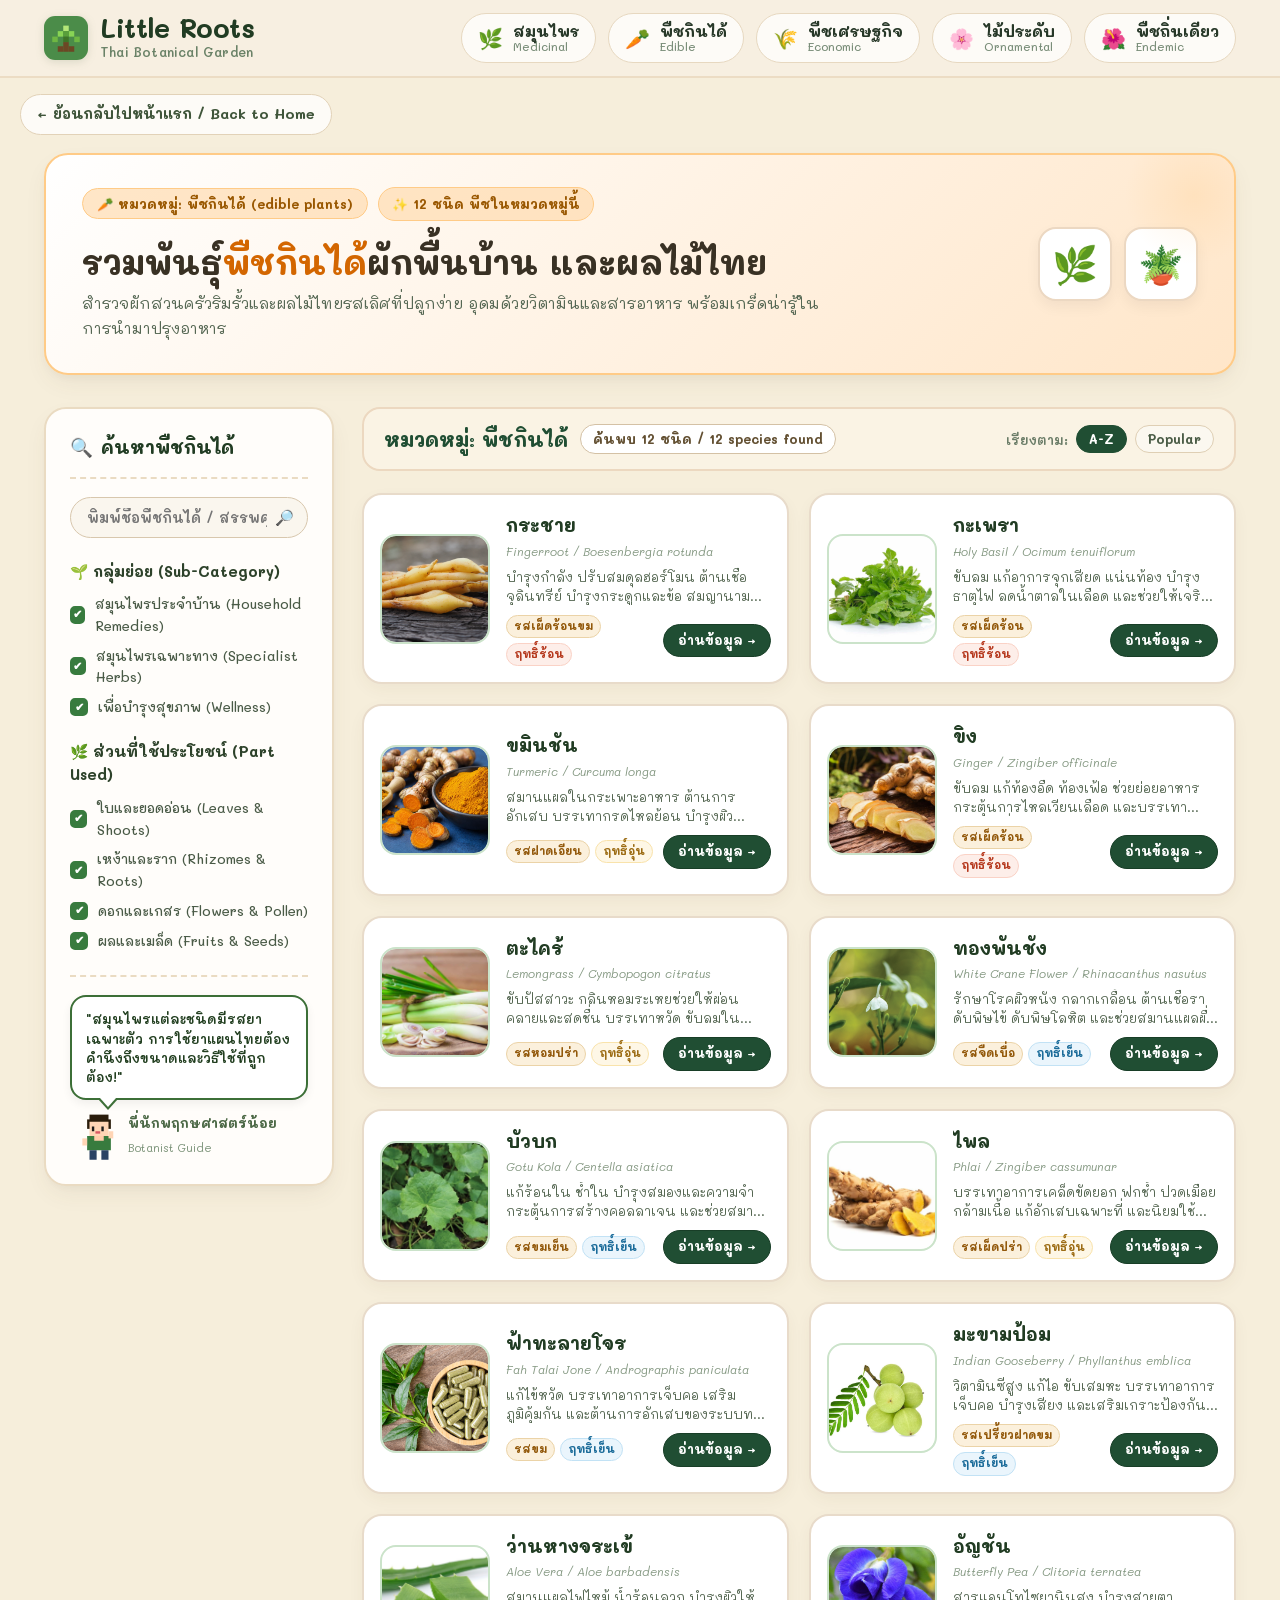
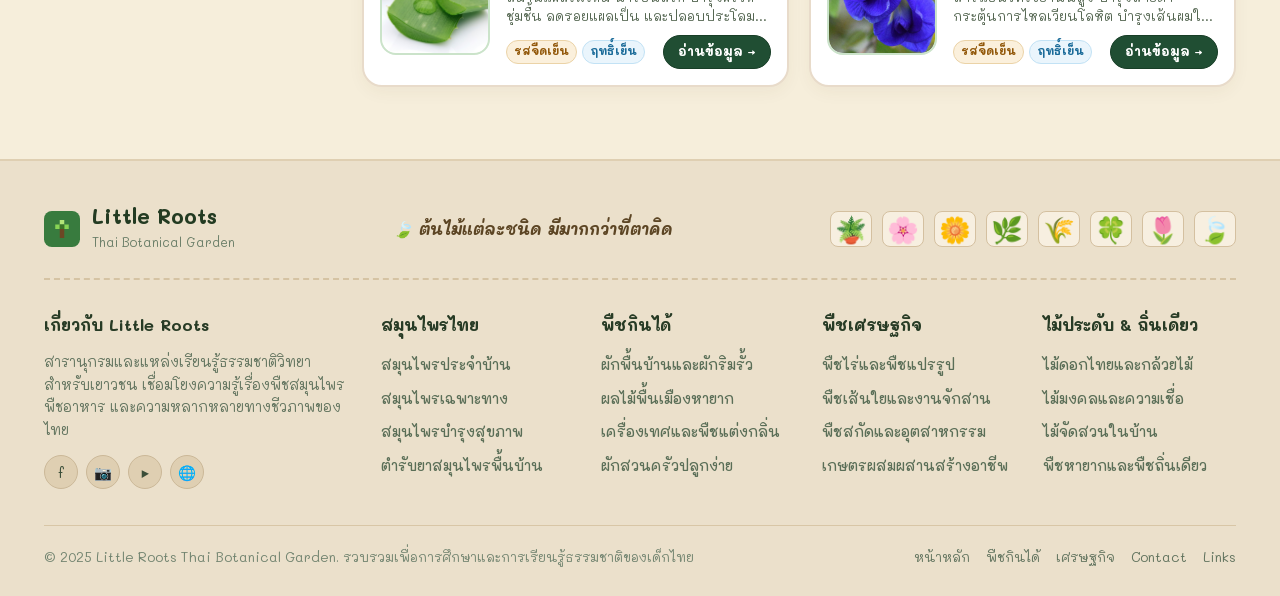
<file: cla_version/edible.html>
<!DOCTYPE html>
<html lang="th">
  <head>
    <meta charset="utf-8">
    <meta content="width=device-width, initial-scale=1.0" name="viewport">
    <title>พืชกินได้ (edible plants) - Little Roots สวนพฤกษศาสตร์สำหรับเด็ก</title>
    <link href="https://fonts.googleapis.com" rel="preconnect">
    <link crossorigin href="https://fonts.gstatic.com" rel="preconnect">
    <!-- ฟอนต์ Prompt และ Mali สไตล์อบอุ่น เป็นมิตรกับเด็ก -->
    <link
      href="https://fonts.googleapis.com/css2?family=Mali:wght@400;500;600;700&amp;family=Prompt:ital,wght@0,300;0,400;0,500;0,600;0,700;1,400&amp;display=swap"
      rel="stylesheet">
    <link href="style.css" rel="stylesheet">
    <link href="edible.css" rel="stylesheet">
  </head>
  <body data-nav="edible">
    <!-- เมนูด้านบน (สร้างโดย header.js) -->
    <div id="site-header"></div>
    <script src="header.js"></script>
    <!-- Breadcrumb / Back button bar -->
    <div class="container breadcrumb-section">
      <a class="back-home-link" href="index.html">
        <span>← ย้อนกลับไปหน้าแรก / Back to Home</span>
      </a>
    </div>

    <!-- Main Body Container -->
    <div class="container">
      <!-- Category Hero Banner -->
      <section class="category-banner-card">
        <div>
          <div class="banner-badge-row">
            <span class="badge-category-pill">🥕 หมวดหมู่: พืชกินได้ (edible plants)</span>
            <span class="badge-count-pill">✨ 12 ชนิด พืชในหมวดหมู่นี้</span>
          </div>
          <h1 class="banner-title">รวมพันธุ์<span>พืชกินได้</span>ผักพื้นบ้าน และผลไม้ไทย</h1>
          <p class="banner-desc">
            สำรวจผักสวนครัวริมรั้วและผลไม้ไทยรสเลิศที่ปลูกง่าย อุดมด้วยวิตามินและสารอาหาร พร้อมเกร็ดน่ารู้ในการนำมาปรุงอาหาร
          </p>
        </div>
        <div class="banner-pixel-deco">
          <div class="deco-flower-box" title="พืชกินได้">🌿</div>
          <div class="deco-flower-box" title="พืชกินได้">🪴</div>
        </div>
      </section>

      <!-- Two-Column Body Layout -->
      <div class="listing-layout">
        <!-- Left Sidebar: Filter & Guide -->
        <aside class="sidebar-filter-card">
          <h3 class="filter-header-title"><span>🔍</span> <span>ค้นหาพืชกินได้</span></h3>
          <!-- Filter Search Input -->
          <div class="filter-search-box">
            <input
              class="filter-search-input"
              data-filter-search
              placeholder="พิมพ์ชื่อพืชกินได้ / สรรพคุณ..."
              type="text">
            <span class="filter-search-icon">🔎</span>
          </div>
          <!-- Sub-Category Filter -->
          <div class="filter-group">
            <h4 class="filter-group-title">🌱 กลุ่มย่อย (Sub-Category)</h4>
            <div class="filter-checkbox-list">
              <label class="custom-checkbox-label">
                <input checked data-filter-group="sub" type="checkbox" value="household">
                <span>สมุนไพรประจำบ้าน (Household Remedies)</span>
              </label>
              <label class="custom-checkbox-label">
                <input checked data-filter-group="sub" type="checkbox" value="specialist">
                <span>สมุนไพรเฉพาะทาง (Specialist Herbs)</span>
              </label>
              <label class="custom-checkbox-label">
                <input checked data-filter-group="sub" type="checkbox" value="wellness">
                <span>เพื่อบำรุงสุขภาพ (Wellness)</span>
              </label>
            </div>
          </div>
          <!-- Part Used Filter -->
          <div class="filter-group">
            <h4 class="filter-group-title">🌿 ส่วนที่ใช้ประโยชน์ (Part Used)</h4>
            <div class="filter-checkbox-list">
              <label class="custom-checkbox-label">
                <input checked data-filter-group="part" type="checkbox" value="leaf">
                <span>ใบและยอดอ่อน (Leaves &amp; Shoots)</span>
              </label>
              <label class="custom-checkbox-label">
                <input checked data-filter-group="part" type="checkbox" value="root">
                <span>เหง้าและราก (Rhizomes &amp; Roots)</span>
              </label>
              <label class="custom-checkbox-label">
                <input checked data-filter-group="part" type="checkbox" value="flower">
                <span>ดอกและเกสร (Flowers &amp; Pollen)</span>
              </label>
              <label class="custom-checkbox-label">
                <input checked data-filter-group="part" type="checkbox" value="fruit">
                <span>ผลและเมล็ด (Fruits &amp; Seeds)</span>
              </label>
            </div>
          </div>
          <!-- Friendly Pixel-Art Guide NPC Character -->
          <div class="sidebar-npc-widget">
            <div class="sidebar-bubble">
              "สมุนไพรแต่ละชนิดมีรสยาเฉพาะตัว การใช้ยาแผนไทยต้องคำนึงถึงขนาดและวิธีใช้ที่ถูกต้อง!"
            </div>
            <div class="sidebar-npc-row">
              <!-- Pixel Avatar NPC Sprite -->
              <svg
                class="npc-mini-sprite"
                fill="none"
                viewBox="0 0 32 40"
                xmlns="http://www.w3.org/2000/svg">
                <rect fill="#2b1d0c" height="8" width="16" x="8" y="2" />
                <rect fill="#2b1d0c" height="8" width="4" x="6" y="6" />
                <rect fill="#2b1d0c" height="8" width="4" x="22" y="6" />
                <rect fill="#ffd5b5" height="12" width="16" x="8" y="8" />
                <rect fill="#1b1b1b" height="4" width="2" x="10" y="12" />
                <rect fill="#1b1b1b" height="4" width="2" x="18" y="12" />
                <rect fill="#d95763" height="2" width="4" x="13" y="16" />
                <rect fill="#387b3e" height="12" width="20" x="6" y="20" />
                <rect fill="#ffccaa" height="4" width="8" x="12" y="20" />
                <rect fill="#ffd5b5" height="6" width="4" x="24" y="16" />
                <rect fill="#ffd5b5" height="6" width="4" x="2" y="22" />
                <rect fill="#2b4263" height="8" width="6" x="8" y="32" />
                <rect fill="#2b4263" height="8" width="6" x="18" y="32" />
              </svg>
              <div>
                <div class="npc-mini-name">พี่นักพฤกษศาสตร์น้อย</div>
                <span class="npc-mini-role">Botanist Guide</span>
              </div>
            </div>
          </div>
        </aside>
        <!-- Main Content Area: Header Bar + 2-Column Cards Grid -->
        <main>
          <!-- Content Top Header Bar -->
          <div class="content-header-bar">
            <div class="content-header-left">
              <h2 class="content-category-heading">หมวดหมู่: พืชกินได้</h2>
              <span class="species-found-badge" data-result-count>
                ค้นพบ 12 ชนิด / 12 species found
              </span>
            </div>
            <div class="content-sort-options">
              <span class="sort-label">เรียงตาม:</span>
              <button class="sort-btn active" data-sort="az" type="button">A-Z</button>
              <button class="sort-btn" data-sort="popular" type="button">Popular</button>
            </div>
          </div>
          <!-- 2-Column Grid (6 Rows, 12 Plants) -->
          <div class="plants-listing-grid" data-plant-grid>

            <!-- 1. ฟ้าทะลายโจร -->
            <article class="listing-plant-card" data-id="andrographis" data-part="leaf" data-sub="household">
              <div class="plant-thumb-box">
                <img src="img/herbs/andrographis.jpg" alt="ฟ้าทะลายโจร">
              </div>
              <div class="card-info-col">
                <div class="plant-card-title-row">
                  <h3 class="plant-thai-title">ฟ้าทะลายโจร</h3>
                </div>
                <div class="plant-sci-name">Fah Talai Jone / Andrographis paniculata</div>
                <p class="plant-brief">
                  แก้ไข้หวัด บรรเทาอาการเจ็บคอ เสริมภูมิคุ้มกัน และต้านการอักเสบของระบบทางเดินหายใจ
                </p>
                <div class="card-bottom-row">
                  <div class="card-tags-list">
                    <span class="mini-tag tag-taste">รสขม</span>
                    <span class="mini-tag tag-property-cool">ฤทธิ์เย็น</span>
                  </div>
                  <a class="view-info-btn" href="herb-detail.html?id=andrographis">อ่านข้อมูล →</a>
                </div>
              </div>
            </article>

            <!-- 2. ขิง -->
            <article class="listing-plant-card" data-id="ginger" data-part="root" data-sub="household">
              <div class="plant-thumb-box">
                <img src="img/herbs/ginger.jpg" alt="ขิง">
              </div>
              <div class="card-info-col">
                <div class="plant-card-title-row">
                  <h3 class="plant-thai-title">ขิง</h3>
                </div>
                <div class="plant-sci-name">Ginger / Zingiber officinale</div>
                <p class="plant-brief">
                  ขับลม แก้ท้องอืด ท้องเฟ้อ ช่วยย่อยอาหาร กระตุ้นการไหลเวียนเลือด และบรรเทาอาการคลื่นไส้
                </p>
                <div class="card-bottom-row">
                  <div class="card-tags-list">
                    <span class="mini-tag tag-taste">รสเผ็ดร้อน</span>
                    <span class="mini-tag tag-property-hot">ฤทธิ์ร้อน</span>
                  </div>
                  <a class="view-info-btn" href="herb-detail.html?id=ginger">อ่านข้อมูล →</a>
                </div>
              </div>
            </article>

            <!-- 3. ขมิ้นชัน -->
            <article class="listing-plant-card" data-id="turmeric" data-part="root" data-sub="specialist">
              <div class="plant-thumb-box">
                <img src="img/herbs/turmeric.jpg" alt="ขมิ้นชัน">
              </div>
              <div class="card-info-col">
                <div class="plant-card-title-row">
                  <h3 class="plant-thai-title">ขมิ้นชัน</h3>
                </div>
                <div class="plant-sci-name">Turmeric / Curcuma longa</div>
                <p class="plant-brief">
                  สมานแผลในกระเพาะอาหาร ต้านการอักเสบ บรรเทากรดไหลย้อน บำรุงผิวพรรณให้ผ่องใส
                </p>
                <div class="card-bottom-row">
                  <div class="card-tags-list">
                    <span class="mini-tag tag-taste">รสฝาดเอียน</span>
                    <span class="mini-tag tag-property-warm">ฤทธิ์อุ่น</span>
                  </div>
                  <a class="view-info-btn" href="herb-detail.html?id=turmeric">อ่านข้อมูล →</a>
                </div>
              </div>
            </article>

            <!-- 4. ว่านหางจระเข้ -->
            <article class="listing-plant-card" data-id="aloevera" data-part="leaf" data-sub="household">
              <div class="plant-thumb-box">
                <img src="img/herbs/aloevera.jpg" alt="ว่านหางจระเข้">
              </div>
              <div class="card-info-col">
                <div class="plant-card-title-row">
                  <h3 class="plant-thai-title">ว่านหางจระเข้</h3>
                </div>
                <div class="plant-sci-name">Aloe Vera / Aloe barbadensis</div>
                <p class="plant-brief">
                  สมานแผลไฟไหม้ น้ำร้อนลวก บำรุงผิวให้ชุ่มชื้น ลดรอยแผลเป็น และปลอบประโลมผิวจากแสงแดด
                </p>
                <div class="card-bottom-row">
                  <div class="card-tags-list">
                    <span class="mini-tag tag-taste">รสจืดเย็น</span>
                    <span class="mini-tag tag-property-cool">ฤทธิ์เย็น</span>
                  </div>
                  <a class="view-info-btn" href="herb-detail.html?id=aloevera">อ่านข้อมูล →</a>
                </div>
              </div>
            </article>

            <!-- 5. บัวบก -->
            <article class="listing-plant-card" data-id="gotukola" data-part="leaf" data-sub="household">
              <div class="plant-thumb-box">
                <img src="img/herbs/cantellaasiatica.jpg" alt="บัวบก">
              </div>
              <div class="card-info-col">
                <div class="plant-card-title-row">
                  <h3 class="plant-thai-title">บัวบก</h3>
                </div>
                <div class="plant-sci-name">Gotu Kola / Centella asiatica</div>
                <p class="plant-brief">
                  แก้ร้อนใน ช้ำใน บำรุงสมองและความจำ กระตุ้นการสร้างคอลลาเจน และช่วยสมานแผลได้รวดเร็ว
                </p>
                <div class="card-bottom-row">
                  <div class="card-tags-list">
                    <span class="mini-tag tag-taste">รสขมเย็น</span>
                    <span class="mini-tag tag-property-cool">ฤทธิ์เย็น</span>
                  </div>
                  <a class="view-info-btn" href="herb-detail.html?id=gotukola">อ่านข้อมูล →</a>
                </div>
              </div>
            </article>

            <!-- 6. กะเพรา -->
            <article class="listing-plant-card" data-id="holybasil" data-part="leaf" data-sub="household">
              <div class="plant-thumb-box">
                <img src="img/herbs/thaibasil.jpg" alt="กะเพรา">
              </div>
              <div class="card-info-col">
                <div class="plant-card-title-row">
                  <h3 class="plant-thai-title">กะเพรา</h3>
                </div>
                <div class="plant-sci-name">Holy Basil / Ocimum tenuiflorum</div>
                <p class="plant-brief">
                  ขับลม แก้อาการจุกเสียด แน่นท้อง บำรุงธาตุไฟ ลดน้ำตาลในเลือด และช่วยให้เจริญอาหาร
                </p>
                <div class="card-bottom-row">
                  <div class="card-tags-list">
                    <span class="mini-tag tag-taste">รสเผ็ดร้อน</span>
                    <span class="mini-tag tag-property-hot">ฤทธิ์ร้อน</span>
                  </div>
                  <a class="view-info-btn" href="herb-detail.html?id=holybasil">อ่านข้อมูล →</a>
                </div>
              </div>
            </article>

            <!-- 7. ตะไคร้ -->
            <article class="listing-plant-card" data-id="lemongrass" data-part="leaf root" data-sub="wellness">
              <div class="plant-thumb-box">
                <img src="img/herbs/lemongrass.jpg" alt="ตะไคร้">
              </div>
              <div class="card-info-col">
                <div class="plant-card-title-row">
                  <h3 class="plant-thai-title">ตะไคร้</h3>
                </div>
                <div class="plant-sci-name">Lemongrass / Cymbopogon citratus</div>
                <p class="plant-brief">
                  ขับปัสสาวะ กลิ่นหอมระเหยช่วยให้ผ่อนคลายและสดชื่น บรรเทาหวัด ขับลมในลำไส้
                </p>
                <div class="card-bottom-row">
                  <div class="card-tags-list">
                    <span class="mini-tag tag-taste">รสหอมปร่า</span>
                    <span class="mini-tag tag-property-warm">ฤทธิ์อุ่น</span>
                  </div>
                  <a class="view-info-btn" href="herb-detail.html?id=lemongrass">อ่านข้อมูล →</a>
                </div>
              </div>
            </article>

            <!-- 8. กระชาย -->
            <article class="listing-plant-card" data-id="fingerroot" data-part="root" data-sub="wellness">
              <div class="plant-thumb-box">
                <img src="img/herbs/fingerroot.jpg" alt="กระชาย">
              </div>
              <div class="card-info-col">
                <div class="plant-card-title-row">
                  <h3 class="plant-thai-title">กระชาย</h3>
                </div>
                <div class="plant-sci-name">Fingerroot / Boesenbergia rotunda</div>
                <p class="plant-brief">
                  บำรุงกำลัง ปรับสมดุลฮอร์โมน ต้านเชื้อจุลินทรีย์ บำรุงกระดูกและข้อ สมญานามโสมไทย
                </p>
                <div class="card-bottom-row">
                  <div class="card-tags-list">
                    <span class="mini-tag tag-taste">รสเผ็ดร้อนขม</span>
                    <span class="mini-tag tag-property-hot">ฤทธิ์ร้อน</span>
                  </div>
                  <a class="view-info-btn" href="herb-detail.html?id=fingerroot">อ่านข้อมูล →</a>
                </div>
              </div>
            </article>

            <!-- 9. มะขามป้อม -->
            <article class="listing-plant-card" data-id="gooseberry" data-part="fruit" data-sub="wellness">
              <div class="plant-thumb-box">
                <img src="img/herbs/indiangooseberry.jpg" alt="มะขามป้อม">
              </div>
              <div class="card-info-col">
                <div class="plant-card-title-row">
                  <h3 class="plant-thai-title">มะขามป้อม</h3>
                </div>
                <div class="plant-sci-name">Indian Gooseberry / Phyllanthus emblica</div>
                <p class="plant-brief">
                  วิตามินซีสูง แก้ไอ ขับเสมหะ บรรเทาอาการเจ็บคอ บำรุงเสียง และเสริมเกราะป้องกันไข้หวัด
                </p>
                <div class="card-bottom-row">
                  <div class="card-tags-list">
                    <span class="mini-tag tag-taste">รสเปรี้ยวฝาดขม</span>
                    <span class="mini-tag tag-property-cool">ฤทธิ์เย็น</span>
                  </div>
                  <a class="view-info-btn" href="herb-detail.html?id=gooseberry">อ่านข้อมูล →</a>
                </div>
              </div>
            </article>

            <!-- 10. อัญชัน -->
            <article class="listing-plant-card" data-id="butterflypea" data-part="flower" data-sub="wellness">
              <div class="plant-thumb-box">
                <img src="img/herbs/butterflypea.jpg" alt="อัญชัน">
              </div>
              <div class="card-info-col">
                <div class="plant-card-title-row">
                  <h3 class="plant-thai-title">อัญชัน</h3>
                </div>
                <div class="plant-sci-name">Butterfly Pea / Clitoria ternatea</div>
                <p class="plant-brief">
                  สารแอนโทไซยานินสูง บำรุงสายตา กระตุ้นการไหลเวียนโลหิต บำรุงเส้นผมให้ดกดำเงางาม
                </p>
                <div class="card-bottom-row">
                  <div class="card-tags-list">
                    <span class="mini-tag tag-taste">รสจืดเย็น</span>
                    <span class="mini-tag tag-property-cool">ฤทธิ์เย็น</span>
                  </div>
                  <a class="view-info-btn" href="herb-detail.html?id=butterflypea">อ่านข้อมูล →</a>
                </div>
              </div>
            </article>

            <!-- 11. ไพล -->
            <article class="listing-plant-card" data-id="phlai" data-part="root" data-sub="specialist">
              <div class="plant-thumb-box">
                <img src="img/herbs/phlai.jpg" alt="ไพล">
              </div>
              <div class="card-info-col">
                <div class="plant-card-title-row">
                  <h3 class="plant-thai-title">ไพล</h3>
                </div>
                <div class="plant-sci-name">Phlai / Zingiber cassumunar</div>
                <p class="plant-brief">
                  บรรเทาอาการเคล็ดขัดยอก ฟกช้ำ ปวดเมื่อยกล้ามเนื้อ แก้อักเสบเฉพาะที่ และนิยมใช้ทำลูกประคบ
                </p>
                <div class="card-bottom-row">
                  <div class="card-tags-list">
                    <span class="mini-tag tag-taste">รสเผ็ดปร่า</span>
                    <span class="mini-tag tag-property-warm">ฤทธิ์อุ่น</span>
                  </div>
                  <a class="view-info-btn" href="herb-detail.html?id=phlai">อ่านข้อมูล →</a>
                </div>
              </div>
            </article>

            <!-- 12. ทองพันชั่ง -->
            <article class="listing-plant-card" data-id="whitecraneflower" data-part="leaf" data-sub="specialist">
              <div class="plant-thumb-box">
                <img src="img/herbs/whitecraneflower.png" alt="ทองพันชั่ง">
              </div>
              <div class="card-info-col">
                <div class="plant-card-title-row">
                  <h3 class="plant-thai-title">ทองพันชั่ง</h3>
                </div>
                <div class="plant-sci-name">White Crane Flower / Rhinacanthus nasutus</div>
                <p class="plant-brief">
                  รักษาโรคผิวหนัง กลากเกลื้อน ต้านเชื้อรา ดับพิษไข้ ดับพิษโลหิต และช่วยสมานแผลผื่นคัน
                </p>
                <div class="card-bottom-row">
                  <div class="card-tags-list">
                    <span class="mini-tag tag-taste">รสจืดเบื่อ</span>
                    <span class="mini-tag tag-property-cool">ฤทธิ์เย็น</span>
                  </div>
                  <a class="view-info-btn" href="herb-detail.html?id=whitecraneflower">อ่านข้อมูล →</a>
                </div>
              </div>
            </article>
            <p class="no-result-message" data-empty-message hidden>
              ไม่พบพืชที่ตรงกับคำค้นหา ลองเปลี่ยนคำค้นหรือตัวกรองดูนะ
            </p>
          </div>
        </main>
      </div>
    </div>
    <!-- ส่วนท้ายเว็บ (สร้างโดย footer.js) -->
    <div id="site-footer"></div>
    <script src="footer.js"></script>
    <script src="listing.js"></script>
  </body>
</html>
</file>
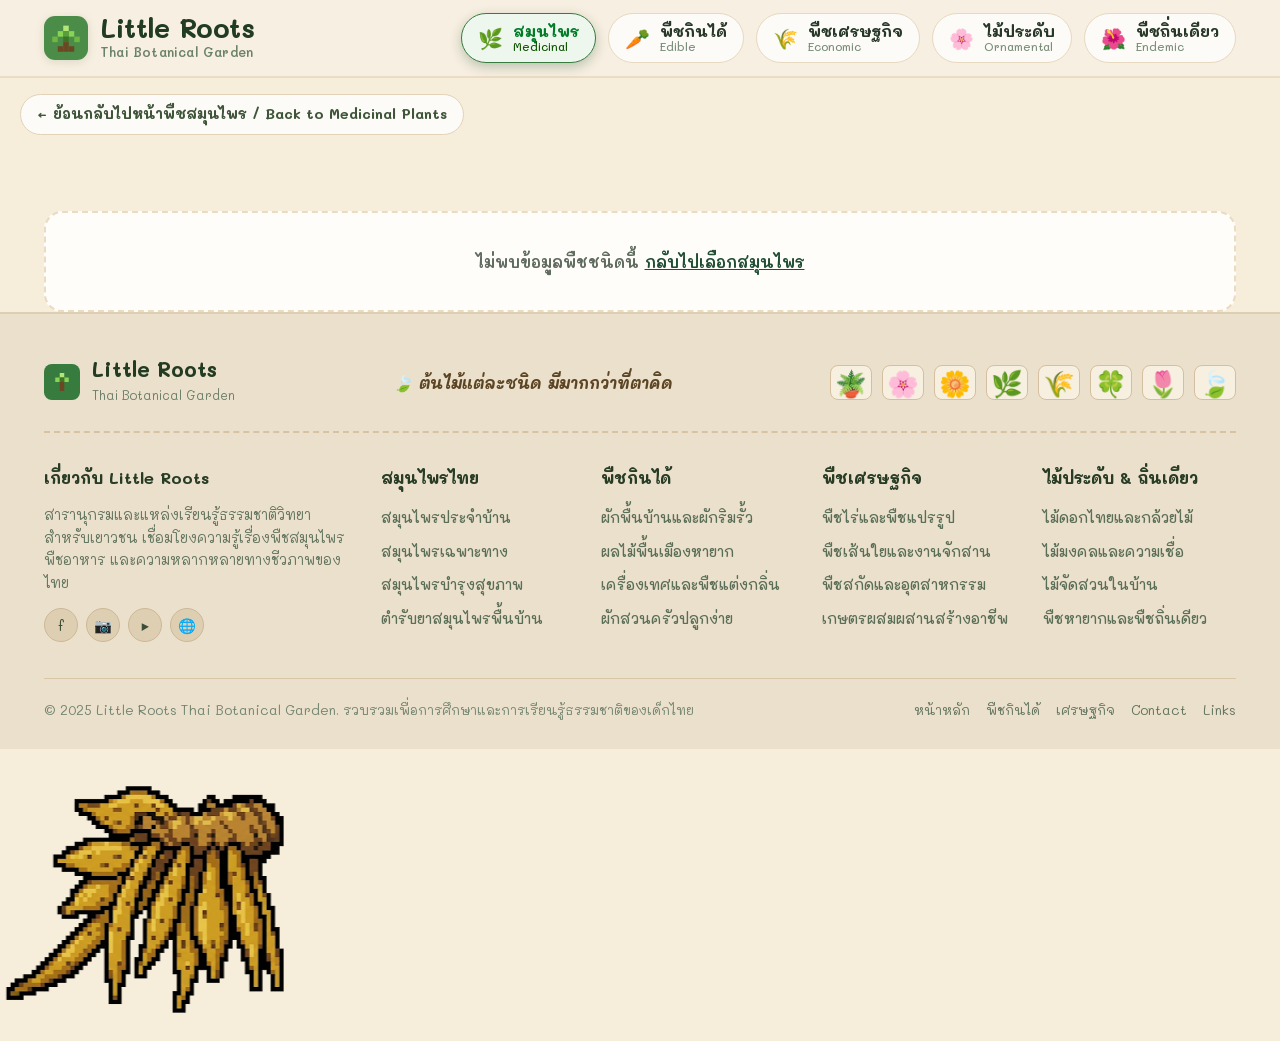
<file: cla_version/herb-detail.html>
<!DOCTYPE html>
<html lang="th">
  <head>
    <meta charset="utf-8">
    <meta content="width=device-width, initial-scale=1.0" name="viewport">
    <title>รายละเอียดสมุนไพร - Little Roots สวนพฤกษศาสตร์สำหรับเด็ก</title>
    <link href="https://fonts.googleapis.com" rel="preconnect">
    <link crossorigin href="https://fonts.gstatic.com" rel="preconnect">
    <link
      href="https://fonts.googleapis.com/css2?family=Mali:wght@400;500;600;700&amp;family=Prompt:ital,wght@0,300;0,400;0,500;0,600;0,700;1,400&amp;display=swap"
      rel="stylesheet">
    <link href="style.css" rel="stylesheet">
    <link href="herb.css" rel="stylesheet">
    <link href="herb-detail.css" rel="stylesheet">
  </head>
  <body data-nav="herbs">
    <div id="site-header"></div>
    <script src="header.js"></script>

    <div class="container breadcrumb-section">
      <a class="back-home-link" href="herb.html">
        <span>← ย้อนกลับไปหน้าพืชสมุนไพร / Back to Medicinal Plants</span>
      </a>
    </div>

    <div class="container">
      <!-- ข้อมูลพืชถูกสร้างโดย herb-detail.js จาก herb-data.js -->
      <div class="detail-layout" id="herb-detail"></div>
      <p class="no-result-message" id="herb-missing" hidden>
        ไม่พบข้อมูลพืชชนิดนี้ <a class="inline-link" href="herb.html">กลับไปเลือกสมุนไพร</a>
      </p>
      <nav class="detail-pager" id="herb-pager" hidden></nav>
    </div>

    <div id="site-footer"></div>
    <script src="footer.js"></script>
    <script src="herb-data.js"></script>
    <script src="herb-detail.js"></script>
  </body>
</html>

<img src="img/herbs/8bit/fingerroot_8bit.png" alt="">
</file>
<file: ang_version/style.css>
/* style.css — shared styles: reset, variables, header, footer (used by every page) */

/* Reset & Theme Variables */
* {
  box-sizing: border-box;
  margin: 0;
  padding: 0;
}

:root {
  --bg-warm: #f6eedb;
  --bg-cream: #faf5ea;
  --card-bg: #fffdfa;
  --text-main: #2d3b2d;
  --text-muted: #5e6b5d;
  --brand-green: #387b3e;
  --brand-dark-green: #204e33;
  --brand-light-green: #48a650;
  --brand-accent: #e8a838;
  --accent-edible: #d96f18;
  --accent-edible-bg: #fff4e5;
  --btn-warm: #ebdcb9;
  --btn-hover: #dfcaa2;
  --border-warm: #eadbc2;
  --border-soft: #f0e6d6;
  --shadow-card: 0 10px 24px -4px rgba(95, 75, 45, 0.08), 0 4px 10px -2px rgba(60, 45, 20, 0.04);
  --shadow-hover: 0 16px 32px -4px rgba(85, 65, 35, 0.14), 0 6px 14px -2px rgba(60, 45, 20, 0.07);
  --font-rounded: 'Mali', 'Prompt', 'Leelawadee UI', Tahoma, sans-serif;
}

body {
  font-family: var(--font-rounded);
  background-color: var(--bg-warm);
  color: var(--text-main);
  line-height: 1.6;
  overflow-x: hidden;
}

a {
  text-decoration: none;
  color: inherit;
}

ul {
  list-style: none;
}

/* ซ่อนองค์ประกอบที่มี attribute hidden (ใช้ตอนกรองการ์ดพืชในหน้ารายการ) */
[hidden] {
  display: none !important;
}

.container {
  max-width: 1240px;
  margin: 0 auto;
  padding: 0 24px;
}

/* Top Navigation Bar */

/* แถบเมนูลอยค้างด้านบนตอนเลื่อนหน้า
   (ต้องกำหนดที่ #site-header ซึ่งเป็นกล่องที่ header.js สร้างเมนูใส่เข้าไป
   ถ้าไปกำหนดที่ .top-header เมนูจะไม่ลอยค้าง) */
#site-header {
  position: sticky;
  top: 0;
  z-index: 100;
}

.top-header {
  background-color: #f7efe1;
  border-bottom: 2px solid #ecdcc4;
}

.header-inner {
  display: flex;
  align-items: center;
  justify-content: space-between;
  height: 76px;
}

.brand-logo {
  display: flex;
  align-items: center;
  gap: 12px;
}

.logo-icon-svg {
  width: 44px;
  height: 44px;
  filter: drop-shadow(0 2px 4px rgba(60, 90, 50, 0.15));
}

.brand-text {
  display: flex;
  flex-direction: column;
}

.brand-title {
  font-size: 1.65rem;
  font-weight: 700;
  color: #213c23;
  letter-spacing: -0.5px;
  line-height: 1.1;
}

.brand-subtitle {
  font-size: 0.8rem;
  font-weight: 600;
  color: #6a8267;
  letter-spacing: 0.2px;
}

/* Header Nav Pills */
.header-nav {
  display: flex;
  align-items: center;
  gap: 12px;
}

.nav-pill.active {
  background: #204e33;
  border-color: #1b4332;
  box-shadow: 0 4px 12px rgba(32, 78, 51, 0.28);
}

.nav-pill.active .nav-pill-title {
  color: #ffffff;
}

.nav-pill.active .nav-pill-sub {
  color: #d1ebd0;
}

.nav-pill {
  display: flex;
  align-items: center;
  gap: 10px;
  padding: 8px 16px;
  background: #fdfbf7;
  border: 1.5px solid #e7d8c0;
  border-radius: 999px;
  transition: all 0.2s cubic-bezier(0.34, 1.56, 0.64, 1);
  cursor: pointer;
}

@media (hover: hover) {
  .nav-pill:hover {
    transform: translateY(-2px);
    background: #ffffff;
    border-color: #387b3e;
    box-shadow: 0 4px 10px rgba(56, 123, 62, 0.12);
  }
}

.nav-pill.active {
  background: #eef7ed;
  border-color: #387b3e;
}

.nav-pill-icon {
  font-size: 1.25rem;
  line-height: 1;
  display: inline-block;
  image-rendering: pixelated;
}

.nav-pill-text {
  display: flex;
  flex-direction: column;
  line-height: 1.2;
}

.nav-pill-title {
  font-size: 0.95rem;
  font-weight: 700;
  color: #273828;
}

.nav-pill-sub {
  font-size: 0.72rem;
  color: #798d78;
  font-weight: 500;
}



/* Footer: Little Roots natural theme with sprite strip */
.little-roots-footer {
  background-color: #ebe0cb;
  border-top: 2px solid #dfcfb2;
  color: #475a45;
  padding: 44px 0 28px;
}

.footer-top-strip {
  display: flex;
  align-items: center;
  justify-content: space-between;
  border-bottom: 2px dashed #d5c3a3;
  padding-bottom: 24px;
  margin-bottom: 32px;
  flex-wrap: wrap;
  gap: 20px;
}

.footer-branding {
  display: flex;
  align-items: center;
  gap: 12px;
}

.footer-tagline-quote {
  font-size: 1rem;
  font-weight: 700;
  color: #5c4524;
  font-style: italic;
  display: flex;
  align-items: center;
  gap: 6px;
}

.pixel-plant-icons-row {
  display: flex;
  align-items: center;
  gap: 10px;
}

.pixel-mini-item {
  font-size: 1.6rem;
  line-height: 1;
  padding: 4px;
  background: #f7efe0;
  border: 1px solid #d4c0a0;
  border-radius: 8px;
  transition: transform 0.2s ease;
}

@media (hover: hover) {
  .pixel-mini-item:hover {
    transform: translateY(-4px) scale(1.15);
  }
}

.footer-columns-grid {
  display: grid;
  grid-template-columns: 1.6fr repeat(4, 1fr);
  gap: 28px;
  margin-bottom: 36px;
}

.footer-brand-name {
  font-size: 1.3rem;
  font-weight: 700;
  color: #233b22;
  line-height: 1.1;
}

.footer-brand-sub {
  font-size: 0.78rem;
  color: #697d67;
}

.footer-about-text {
  font-size: 0.88rem;
  color: #61735e;
  line-height: 1.6;
}

.footer-col h5 {
  color: #273b25;
  font-size: 1rem;
  font-weight: 700;
  margin-bottom: 14px;
}

.footer-col ul li {
  margin-bottom: 8px;
}

.footer-col ul li a {
  color: #5a6e57;
  font-size: 0.9rem;
  font-weight: 500;
  transition: all 0.2s ease;
}

@media (hover: hover) {
  .footer-col ul li a:hover {
    color: #27692c;
    padding-left: 4px;
  }
}

.social-pills-row {
  display: flex;
  gap: 8px;
  margin-top: 14px;
}

.social-circle-btn {
  width: 34px;
  height: 34px;
  border-radius: 50%;
  background: #dfcfb2;
  border: 1px solid #cbb898;
  display: flex;
  align-items: center;
  justify-content: center;
  color: #3b4e39;
  font-size: 0.9rem;
  transition: all 0.2s ease;
}

@media (hover: hover) {
  .social-circle-btn:hover {
    background: #387b3e;
    color: #ffffff;
    transform: scale(1.1);
  }
}

.footer-bottom-links {
  display: flex;
  gap: 16px;
}

.footer-bottom-links a {
  color: #61735e;
}

.footer-bottom-bar {
  border-top: 1px solid #d8c6a6;
  padding-top: 20px;
  display: flex;
  align-items: center;
  justify-content: space-between;
  font-size: 0.84rem;
  color: #728470;
}

/* ข้อความตอนค้นหา/กรองแล้วไม่พบพืช (หน้ารายการพืช) */
.no-result-message {
  grid-column: 1 / -1;
  text-align: center;
  padding: 36px 16px;
  font-weight: 600;
  color: var(--text-muted);
  background: var(--card-bg);
  border: 2px dashed var(--border-warm);
  border-radius: 18px;
}

/* Responsive (shared) */
@media (max-width: 1024px) {
  .footer-columns-grid {
    grid-template-columns: 1fr 1fr;
  }
}

@media (max-width: 768px) {
  .header-nav {
    display: none;
  }

  .footer-top-strip {
    flex-direction: column;
    align-items: flex-start;
  }
}

/* Page transition: fade content out/in, header stays still (works on file:// too; script is in header.js) */
html:not(.fonts-loading) body > *:not(#site-header):not(script) {
  animation: page-in 0.25s ease backwards;
}

body.leaving > *:not(#site-header):not(script) {
  opacity: 0;
  transition: opacity 0.15s ease;
}

@keyframes page-in {
  from {
    opacity: 0;
  }
}

@media (prefers-reduced-motion: reduce) {
  body > * {
    animation: none;
  }

  body.leaving > * {
    opacity: 1;
    transition: none;
  }
}

/* Keep the page hidden until the web fonts are ready (header.js removes this class) - no font-swap flicker */
html.fonts-loading body > *:not(#site-header),
html.fonts-loading .header-inner {
  visibility: hidden; /* the header bar itself stays, so it never blinks */
}
</file>
<file: ang_version/index.css>
/* index.css — styles only for the home page (index.html). Shared styles are in style.css */

/* Hero Panoramic Banner */
.hero-banner-section {
  position: relative;
  width: 100%;
  height: 380px;
  overflow: hidden;
  border-bottom: 3px solid #e6d3b4;
}

.hero-banner-img {
  width: 100%;
  height: 100%;
  object-fit: cover;
  object-position: center 36%;
  image-rendering: pixelated;
  filter: saturate(1.08) brightness(1.02);
}

.hero-banner-overlay {
  position: absolute;
  inset: 0;
  background: linear-gradient(180deg, rgba(20, 36, 18, 0.12) 0%, rgba(20, 36, 18, 0.28) 100%);
  display: flex;
  align-items: center;
  justify-content: center;
}

.hero-content-wrapper {
  position: relative;
  width: 100%;
  max-width: 1100px;
  padding: 0 24px;
  display: flex;
  flex-direction: column;
  align-items: center;
}

/* Pixelated / Round friendly Search Bar */
.search-bar-game {
  width: 100%;
  max-width: 740px;
  background: #fbf7ee;
  border: 3px solid #6b8565;
  box-shadow: 0 10px 28px rgba(18, 38, 17, 0.35), inset 0 2px 0 rgba(255, 255, 255, 0.9);
  border-radius: 999px;
  padding: 8px 12px 8px 26px;
  display: flex;
  align-items: center;
  gap: 12px;
  transition: all 0.25s ease;
}

.search-bar-game:focus-within {
  transform: scale(1.02);
  border-color: #27622d;
  background: #ffffff;
  box-shadow: 0 12px 32px rgba(18, 38, 17, 0.45);
}

.search-bar-game input {
  flex: 1;
  border: none;
  outline: none;
  background: transparent;
  font-family: var(--font-rounded);
  font-size: 1.15rem;
  font-weight: 600;
  color: #263825;
}

.search-bar-game input::placeholder {
  color: #7b8e79;
  font-weight: 500;
}

.search-btn-round {
  width: 52px;
  height: 52px;
  border-radius: 50%;
  background: #dfcb9f;
  border: 2px solid #b89c67;
  display: flex;
  align-items: center;
  justify-content: center;
  color: #384f33;
  font-size: 1.35rem;
  cursor: pointer;
  transition: all 0.2s ease;
  box-shadow: inset 0 -2px 0 rgba(0, 0, 0, 0.15);
}

@media (hover: hover) {
  .search-btn-round:hover {
    background: #f0deb8;
    transform: rotate(6deg) scale(1.06);
  }
}

/* RPG NPC Speech Bubble */
.hero-npc-container {
  position: absolute;
  right: 40px;
  bottom: -45px;
  margin: -40px ;
  display: flex;
  align-items: flex-end;
  gap: 10px;
  z-index: 10;
  pointer-events: none;
}

.npc-bubble {
  background: #ffffff;
  border: 2px solid #2b4528;
  border-radius: 18px;
  padding: 10px 18px;
  box-shadow: 0 8px 18px rgba(0, 0, 0, 0.2);
  position: relative;
}

.npc-bubble::after {
  content: '';
  position: absolute;
  right: -10px;
  bottom: 14px;
  border-width: 8px 0 8px 12px;
  border-style: solid;
  border-color: transparent transparent transparent #ffffff;
  display: block;
  width: 0;
}

.npc-bubble::before {
  content: '';
  position: absolute;
  right: -13px;
  bottom: 12px;
  border-width: 10px 0 10px 14px;
  border-style: solid;
  border-color: transparent transparent transparent #2b4528;
  display: block;
  width: 0;
}

.npc-bubble-thai {
  font-size: 0.92rem;
  font-weight: 700;
  color: #233e24;
  line-height: 1.3;
}

.npc-bubble-en {
  font-size: 0.75rem;
  font-weight: 500;
  color: #5f745e;
}

.npc-sprite {
  width: 56px;
  height: 72px;
  image-rendering: pixelated;
  filter: drop-shadow(0 4px 6px rgba(0, 0, 0, 0.3));
}

/* Section Headers */
.section-intro {
  text-align: center;
  margin-bottom: 36px;
}

.section-heading-title {
  font-size: 2.15rem;
  font-weight: 700;
  color: #253924;
  line-height: 1.25;
  text-shadow: 0 1px 0 rgba(255, 255, 255, 0.8);
}

.section-heading-desc {
  font-size: 1.02rem;
  color: #647563;
  max-width: 660px;
  margin: 6px auto 0;
}

/* Category Cards (Redesigned matching Inspiration Image HP1) */
.category-section {
  padding: 56px 0 68px;
  position: relative;
}

.pixel-categories-grid {
  display: grid;
  grid-template-columns: repeat(5, 1fr);
  gap: 18px;
}

.clean-category-card {
  background: var(--card-bg);
  border-radius: 20px;
  border: 2px solid #ecdcc5;
  box-shadow: var(--shadow-card);
  padding: 26px 18px 22px;
  text-align: center;
  display: flex;
  flex-direction: column;
  align-items: center;
  position: relative;
  transition: all 0.28s cubic-bezier(0.34, 1.56, 0.64, 1);
}

@media (hover: hover) {
  .clean-category-card:hover {
    transform: translateY(-7px);
    box-shadow: var(--shadow-hover);
    border-color: #baa17a;
    background: #ffffff;
  }
}

.card-pixel-icon-wrap {
  height: 90px;
  display: flex;
  align-items: center;
  justify-content: center;
  margin-bottom: 14px;
  image-rendering: pixelated;
  transition: transform 0.25s ease;
}

@media (hover: hover) {
  .clean-category-card:hover .card-pixel-icon-wrap {
    transform: scale(1.1) rotate(-3deg);
  }
}

.card-title-thai {
  font-size: 1.22rem;
  font-weight: 700;
  color: #233923;
  line-height: 1.25;
}

.card-title-en {
  font-size: 0.82rem;
  font-weight: 600;
  color: #6f836d;
  margin-bottom: 12px;
}

.card-desc-paragraph {
  font-size: 0.88rem;
  line-height: 1.55;
  color: #586756;
  margin-bottom: 22px;
  flex: 1;
  display: flex;
  align-items: center;
  justify-content: center;
  text-align: center;
  padding: 0 4px;
}

.clean-explore-btn {
  width: 100%;
  padding: 9px 16px;
  background: var(--btn-warm);
  border: 1.5px solid #d5be98;
  border-radius: 999px;
  font-size: 0.92rem;
  font-weight: 700;
  color: #3b301c;
  display: inline-flex;
  align-items: center;
  justify-content: center;
  gap: 6px;
  transition: all 0.2s ease;
  box-shadow: inset 0 -2px 0 rgba(0, 0, 0, 0.08);
  cursor: pointer;
}

@media (hover: hover) {
  .clean-explore-btn:hover {
    background: var(--btn-hover);
    border-color: #be9d65;
    transform: translateY(-2px);
    box-shadow: 0 4px 10px rgba(110, 80, 40, 0.15);
  }
}

/* Featured Plants (Redesigned Clean Adventure Cards) */
.featured-section {
  background-color: #f2e9d7;
  border-top: 2px solid #ecdac0;
  border-bottom: 2px solid #ecdac0;
  padding: 64px 0 76px;
}

.featured-grid {
  display: grid;
  grid-template-columns: repeat(4, 1fr);
  gap: 22px;
}

.plant-adventure-card {
  background: #ffffff;
  border: 2px solid #e2d1b7;
  border-radius: 20px;
  overflow: hidden;
  box-shadow: var(--shadow-card);
  display: flex;
  flex-direction: column;
  transition: all 0.25s cubic-bezier(0.34, 1.56, 0.64, 1);
}

@media (hover: hover) {
  .plant-adventure-card:hover {
    transform: translateY(-6px);
    box-shadow: var(--shadow-hover);
    border-color: #3e8845;
  }
}

.plant-avatar-frame {
  height: 160px;
  background: linear-gradient(180deg, #dcf0d9 0%, #cde5c9 100%);
  display: flex;
  align-items: center;
  justify-content: center;
  position: relative;
  overflow: hidden;
  border-bottom: 2px dashed #b8cca9;
}

.plant-level-badge {
  position: absolute;
  top: 12px;
  left: 12px;
  background: #ffffff;
  border: 1px solid #c2d8b8;
  border-radius: 999px;
  font-size: 0.72rem;
  font-weight: 700;
  padding: 2px 10px;
  color: #386432;
}

.plant-category-tag {
  position: absolute;
  bottom: 10px;
  right: 12px;
  font-size: 0.72rem;
  font-weight: 700;
  padding: 3px 10px;
  border-radius: 999px;
  box-shadow: 0 2px 6px rgba(0, 0, 0, 0.08);
}

.tag-herb {
  background: #e2f5e1; color: #206d26; border: 1px solid #bce1bb;
}

.tag-food {
  background: #fef0db; color: #b75708; border: 1px solid #fed29c;
}

.tag-eco {
  background: #f0e6f7; color: #6e2794; border: 1px solid #debceb;
}

.tag-orn {
  background: #fde8f1; color: #ad2061; border: 1px solid #f9bad4;
}

.plant-pixel-icon {
  font-size: 3.8rem;
  line-height: 1;
  filter: drop-shadow(0 6px 8px rgba(30, 60, 20, 0.15));
  transition: transform 0.25s ease;
}

@media (hover: hover) {
  .plant-adventure-card:hover .plant-pixel-icon {
    transform: scale(1.14) rotate(4deg);
  }
}

.plant-card-content {
  padding: 20px;
  flex: 1;
  display: flex;
  flex-direction: column;
}

.plant-name {
  font-size: 1.25rem;
  font-weight: 700;
  color: #233822;
  margin-bottom: 6px;
}

.plant-summary {
  font-size: 0.88rem;
  color: #5d6e5c;
  line-height: 1.55;
  margin-bottom: 18px;
  flex: 1;
}

.card-footer-action {
  display: flex;
  align-items: center;
  justify-content: space-between;
  border-top: 1px solid #ebdccb;
  padding: 12px 14px;
  background: #faf6ee;
  border-radius: 14px;
  margin-top: 4px;
}

.exp-info {
  font-size: 0.78rem;
  font-weight: 700;
  color: #8c764a;
  display: flex;
  align-items: center;
  gap: 4px;
}

.mini-quest-btn {
  padding: 6px 14px;
  background: #eef7ed;
  border: 1px solid #82b987;
  color: #27692c;
  font-size: 0.85rem;
  font-weight: 700;
  border-radius: 999px;
  transition: all 0.2s ease;
}

@media (hover: hover) {
  .mini-quest-btn:hover {
    background: #27692c;
    color: #ffffff;
  }
}

/* Quest Guide (Interactive Guide Section) */
.quest-guide-section {
  padding: 72px 0 84px;
}

.quest-guide-container {
  background: linear-gradient(135deg, #274b2a 0%, #1a331c 100%);
  border: 3px solid #3c6b3e;
  border-radius: 28px;
  padding: 44px;
  color: #ffffff;
  box-shadow: 0 16px 36px rgba(18, 41, 19, 0.22);
  display: grid;
  grid-template-columns: 1fr 1.5fr;
  gap: 40px;
  align-items: center;
}

.guide-callout h3 {
  font-size: 1.95rem;
  font-weight: 700;
  color: #f1ffe9;
  line-height: 1.3;
  margin-bottom: 14px;
}

.guide-callout p {
  color: #c0dec0;
  font-size: 1rem;
  line-height: 1.7;
  margin-bottom: 20px;
}

.guide-steps-column {
  display: flex;
  flex-direction: column;
  gap: 16px;
}

.quest-step-card {
  background: rgba(255, 255, 255, 0.1);
  border: 1.5px solid rgba(255, 255, 255, 0.2);
  border-radius: 18px;
  padding: 16px 20px;
  display: flex;
  align-items: center;
  gap: 18px;
  backdrop-filter: blur(8px);
  box-shadow: 0 6px 16px rgba(0, 0, 0, 0.2), inset 0 1px 0 rgba(255, 255, 255, 0.15);
  transition: transform 0.2s ease, background 0.2s ease;
}

@media (hover: hover) {
  .quest-step-card:hover {
    background: rgba(255, 255, 255, 0.15);
    transform: translateX(6px);
    border-color: #8be58a;
  }
}

.step-avatar-num {
  width: 46px;
  height: 46px;
  background: #e9ba4c;
  border: 2px solid #fff5c0;
  border-radius: 14px;
  color: #422d05;
  font-weight: 800;
  font-size: 1.25rem;
  display: flex;
  align-items: center;
  justify-content: center;
  flex-shrink: 0;
  box-shadow: 0 4px 10px rgba(0, 0, 0, 0.2);
}

.step-body h4 {
  font-size: 1.08rem;
  font-weight: 700;
  color: #ffffff;
  margin-bottom: 2px;
}

.step-body p {
  font-size: 0.86rem;
  color: #c9e0ca;
  line-height: 1.45;
}

/* ===== ส่วนรายละเอียดแต่ละหมวด (สมุนไพร / พืชกินได้ / ฯลฯ) ===== */
html {
  scroll-behavior: smooth;
  scroll-padding-top: 92px;
}

.detail-section {
  padding: 64px 0 76px;
}

.detail-section.alt {
  background-color: #f2e9d7;
  border-top: 2px solid #ecdac0;
  border-bottom: 2px solid #ecdac0;
}

.sub-grid {
  display: grid;
  grid-template-columns: repeat(3, 1fr);
  gap: 22px;
}

.sub-grid.single {
  grid-template-columns: minmax(0, 420px);
  justify-content: center;
}

.sub-card {
  background: #ffffff;
  border: 2px solid #e2d1b7;
  border-radius: 20px;
  box-shadow: var(--shadow-card);
  padding: 26px 22px 24px;
  display: flex;
  flex-direction: column;
  transition: all 0.25s cubic-bezier(0.34, 1.56, 0.64, 1);
}

@media (hover: hover) {
  .sub-card:hover {
    transform: translateY(-6px);
    box-shadow: var(--shadow-hover);
    border-color: #3e8845;
  }
}

.sub-card-icon {
  width: 64px;
  height: 64px;
  border-radius: 18px;
  background: linear-gradient(180deg, #dcf0d9 0%, #cde5c9 100%);
  border: 2px dashed #b8cca9;
  display: flex;
  align-items: center;
  justify-content: center;
  font-size: 2rem;
  line-height: 1;
  margin-bottom: 16px;
}

.sub-card-title {
  font-size: 1.25rem;
  font-weight: 700;
  color: #233822;
  line-height: 1.3;
  margin-bottom: 6px;
}

.sub-card-desc {
  font-size: 0.88rem;
  color: #5d6e5c;
  line-height: 1.55;
  margin-bottom: 18px;
  flex: 1;
}

.plant-chip-list {
  display: flex;
  flex-wrap: wrap;
  gap: 8px;
  padding-top: 14px;
  border-top: 1px solid #ebdccb;
}

.plant-chip {
  font-size: 0.78rem;
  font-weight: 700;
  padding: 3px 12px;
  border-radius: 999px;
}

.tag-rare {
  background: #f9e5e8; color: #8f2a3a; border: 1px solid #ecb9c1;
}

/* Responsive (home page) */
@media (max-width: 1024px) {
  .pixel-categories-grid {
    grid-template-columns: repeat(3, 1fr);
  }

  .featured-grid {
    grid-template-columns: repeat(2, 1fr);
  }

  .quest-guide-container {
    grid-template-columns: 1fr;
    padding: 32px;
  }

  .sub-grid {
    grid-template-columns: repeat(2, 1fr);
  }
}

@media (max-width: 640px) {
  .hero-banner-section {
    height: 280px;
  }

  .pixel-categories-grid {
    grid-template-columns: 1fr;
  }

  .featured-grid {
    grid-template-columns: 1fr;
  }

  .hero-npc-container {
    display: none;
  }

  .pixel-plant-icons-row {
    flex-wrap: wrap;
  }

  .sub-grid {
    grid-template-columns: 1fr;
  }

  .section-heading-title {
    font-size: 1.7rem;
  }
}
</file>
<file: ang_version/economic.css>
/* economic.css — สไตล์เฉพาะหน้า economic.html
   (สไตล์ส่วนกลาง เช่น เมนู ส่วนท้าย ตัวแปรสี อยู่ใน style.css) */

/* Breadcrumb / Back button bar */
.breadcrumb-section {
  padding: 16px 0 8px;
}

.back-home-link {
  display: inline-flex;
  align-items: center;
  gap: 8px;
  padding: 8px 16px;
  background: #fdfbf7;
  border: 1.5px solid #e2d2b8;
  border-radius: 999px;
  font-size: 0.88rem;
  font-weight: 700;
  color: #3f553a;
  transition: all 0.2s ease;
}

@media (hover: hover) {
  .back-home-link:hover {
    background: #204e33;
    color: #ffffff;
    border-color: #204e33;
    transform: translateX(-3px);
  }
}

/* Category Hero Banner */
.category-banner-card {
  background: linear-gradient(135deg, #ffffff 0%, #fefcf4 100%);
  border: 2px solid #ecd8b8;
  border-radius: 24px;
  padding: 32px 36px;
  margin-top: 10px;
  margin-bottom: 32px;
  box-shadow: var(--shadow-card);
  position: relative;
  overflow: hidden;
  display: flex;
  justify-content: space-between;
  align-items: center;
  gap: 24px;
}

.category-banner-card::before {
  content: "";
  position: absolute;
  top: -30px;
  right: -30px;
  width: 140px;
  height: 140px;
  background: radial-gradient(circle, rgba(232, 168, 56, 0.15) 0%, transparent 70%);
  border-radius: 50%;
  pointer-events: none;
}

.banner-badge-row {
  display: flex;
  align-items: center;
  gap: 10px;
  margin-bottom: 10px;
  flex-wrap: wrap;
}

.badge-category-pill {
  background: #fef7db;
  color: #925f0a;
  border: 1.5px solid #f2d88c;
  border-radius: 999px;
  padding: 4px 14px;
  font-size: 0.82rem;
  font-weight: 700;
  display: inline-flex;
  align-items: center;
  gap: 6px;
}

.badge-count-pill {
  background: #eef7ed;
  color: #27692c;
  border: 1.5px solid #bcdcbc;
  border-radius: 999px;
  padding: 4px 12px;
  font-size: 0.8rem;
  font-weight: 700;
}

.banner-title {
  font-size: 2.1rem;
  font-weight: 700;
  color: #253924;
  line-height: 1.25;
  margin-bottom: 8px;
}

.banner-title span {
  color: #b87b1c;
}

.banner-desc {
  font-size: 0.98rem;
  color: #556753;
  max-width: 780px;
  line-height: 1.6;
}

.banner-pixel-deco {
  display: flex;
  gap: 12px;
  align-items: center;
  flex-shrink: 0;
}

.deco-flower-box {
  width: 74px;
  height: 74px;
  background: #fff;
  border: 2px solid #ecd8c2;
  border-radius: 18px;
  display: flex;
  align-items: center;
  justify-content: center;
  font-size: 2.3rem;
  box-shadow: 0 6px 14px rgba(0,0,0,0.05);
  animation: gentleFloat 3s ease-in-out infinite alternate;
}

@keyframes gentleFloat {
  0% {
    transform: translateY(0px) rotate(0deg);
  }
  100% {
    transform: translateY(-6px) rotate(4deg);
  }
}

/* Main Listing Layout: 2 Columns */
.listing-layout {
  display: grid;
  grid-template-columns: 290px 1fr;
  gap: 28px;
  margin-bottom: 72px;
  align-items: start;
}

/* Left Sidebar Filter Card */
.sidebar-filter-card {
  background: var(--card-bg);
  border: 2px solid #eadbc2;
  border-radius: 22px;
  padding: 24px;
  box-shadow: var(--shadow-card);
  position: sticky;
  top: 96px;
}

.filter-header-title {
  font-size: 1.15rem;
  font-weight: 700;
  color: #213c23;
  display: flex;
  align-items: center;
  gap: 8px;
  padding-bottom: 14px;
  border-bottom: 2px dashed #eadbc2;
  margin-bottom: 18px;
}

.filter-search-box {
  position: relative;
  margin-bottom: 22px;
}

.filter-search-input {
  width: 100%;
  background: #faf6ee;
  border: 1.5px solid #d8c7ad;
  border-radius: 999px;
  padding: 10px 40px 10px 16px;
  font-family: var(--font-rounded);
  font-size: 0.88rem;
  font-weight: 600;
  color: #2b3b28;
  outline: none;
  transition: all 0.2s ease;
}

.filter-search-input:focus {
  background: #ffffff;
  border-color: #387b3e;
  box-shadow: 0 0 0 3px rgba(56, 123, 62, 0.15);
}

.filter-search-icon {
  position: absolute;
  right: 14px;
  top: 50%;
  transform: translateY(-50%);
  font-size: 0.95rem;
  color: #798b76;
  pointer-events: none;
}

.filter-group {
  margin-bottom: 22px;
}

.filter-group-title {
  font-size: 0.92rem;
  font-weight: 700;
  color: #2d422a;
  margin-bottom: 10px;
  display: flex;
  align-items: center;
  gap: 6px;
}

.filter-checkbox-list {
  display: flex;
  flex-direction: column;
  gap: 8px;
}

.custom-checkbox-label {
  display: flex;
  align-items: center;
  gap: 10px;
  font-size: 0.85rem;
  font-weight: 500;
  color: #495a46;
  cursor: pointer;
  user-select: none;
  transition: color 0.15s ease;
}

@media (hover: hover) {
  .custom-checkbox-label:hover {
    color: #1e4521;
  }
}

.custom-checkbox-label input[type="checkbox"] {
  appearance: none;
  -webkit-appearance: none;
  width: 18px;
  height: 18px;
  border: 2px solid #b8c8b4;
  border-radius: 5px;
  background: #ffffff;
  display: grid;
  place-content: center;
  cursor: pointer;
  transition: all 0.15s ease;
}

.custom-checkbox-label input[type="checkbox"]:checked {
  background-color: #387b3e;
  border-color: #387b3e;
}

.custom-checkbox-label input[type="checkbox"]:checked::before {
  content: "✔";
  font-size: 11px;
  color: #ffffff;
  font-weight: 800;
}

/* Sidebar NPC Guide Bubble */
.sidebar-npc-widget {
  margin-top: 24px;
  padding-top: 18px;
  border-top: 2px dashed #eadbc2;
  display: flex;
  flex-direction: column;
  gap: 12px;
}

.sidebar-bubble {
  background: #ffffff;
  border: 2px solid #3c6f37;
  border-radius: 16px;
  padding: 12px 14px;
  font-size: 0.82rem;
  font-weight: 600;
  color: #223f20;
  line-height: 1.45;
  box-shadow: 0 4px 10px rgba(0, 0, 0, 0.06);
  position: relative;
}

.sidebar-bubble::after {
  content: '';
  position: absolute;
  bottom: -9px;
  left: 28px;
  border-width: 9px 8px 0 8px;
  border-style: solid;
  border-color: #ffffff transparent transparent transparent;
  display: block;
  width: 0;
}

.sidebar-bubble::before {
  content: '';
  position: absolute;
  bottom: -12px;
  left: 26px;
  border-width: 11px 10px 0 10px;
  border-style: solid;
  border-color: #3c6f37 transparent transparent transparent;
  display: block;
  width: 0;
}

.sidebar-npc-row {
  display: flex;
  align-items: center;
  gap: 10px;
  padding-left: 10px;
}

.npc-mini-sprite {
  width: 38px;
  height: 48px;
  image-rendering: pixelated;
}

.npc-mini-name {
  font-size: 0.8rem;
  font-weight: 700;
  color: #4b6845;
}

/* Main Content Area */
.content-header-bar {
  display: flex;
  align-items: center;
  justify-content: space-between;
  margin-bottom: 22px;
  background: #faf3e4;
  border: 2px solid #ecd8c0;
  border-radius: 18px;
  padding: 14px 20px;
  flex-wrap: wrap;
  gap: 14px;
}

.content-header-left {
  display: flex;
  align-items: center;
  gap: 12px;
}

.content-category-heading {
  font-size: 1.25rem;
  font-weight: 700;
  color: #204e33;
}

.species-found-badge {
  background: #ffffff;
  border: 1.5px solid #d4c1a5;
  border-radius: 999px;
  padding: 4px 12px;
  font-size: 0.8rem;
  font-weight: 700;
  color: #635032;
}

.content-sort-options {
  display: flex;
  align-items: center;
  gap: 8px;
}

.sort-label {
  font-size: 0.82rem;
  color: #6a7c67;
  font-weight: 600;
}

.sort-btn {
  padding: 5px 12px;
  background: #fbf8f0;
  border: 1.5px solid #dfcfb4;
  border-radius: 999px;
  font-family: var(--font-rounded);
  font-size: 0.8rem;
  font-weight: 700;
  color: #4a5c46;
  cursor: pointer;
  transition: all 0.15s ease;
}

.sort-btn.active {
  background: #204e33;
  color: #ffffff;
  border-color: #204e33;
}

@media (hover: hover) {
  .sort-btn:hover {
    background: #204e33;
    color: #ffffff;
    border-color: #204e33;
  }
}

/* 2-Column Plant Cards Grid (6 Rows = 12 Cards) */
.plants-listing-grid {
  display: grid;
  grid-template-columns: repeat(2, 1fr);
  gap: 20px;
}

.listing-plant-card {
  background: #ffffff;
  border: 2px solid #e8dbca;
  border-radius: 20px;
  padding: 16px;
  display: flex;
  gap: 16px;
  align-items: center;
  box-shadow: 0 6px 18px -2px rgba(85, 65, 35, 0.06);
  transition: all 0.25s cubic-bezier(0.34, 1.56, 0.64, 1);
}

@media (hover: hover) {
  .listing-plant-card:hover {
    transform: translateY(-4px);
    box-shadow: var(--shadow-hover);
    border-color: #c98816;
  }
}

/* Pixel Thumbnail Wrap on Left */
.plant-thumb-box {
  width: 110px;
  height: 110px;
  background: linear-gradient(135deg, #fefbf2 0%, #faeed7 100%);
  border: 2px solid #edd9be;
  border-radius: 16px;
  display: flex;
  align-items: center;
  justify-content: center;
  flex-shrink: 0;
  position: relative;
  overflow: hidden;
}

.plant-thumb-box svg {
  image-rendering: pixelated;
  filter: drop-shadow(0 4px 6px rgba(110, 80, 30, 0.15));
  transition: transform 0.2s ease;
}

@media (hover: hover) {
  .listing-plant-card:hover .plant-thumb-box svg {
    transform: scale(1.12) rotate(3deg);
  }
}

.card-info-col {
  flex: 1;
  display: flex;
  flex-direction: column;
  min-width: 0;
}

.plant-card-title-row {
  display: flex;
  align-items: baseline;
  justify-content: space-between;
  gap: 6px;
  margin-bottom: 2px;
}

.plant-thai-title {
  font-size: 1.15rem;
  font-weight: 700;
  color: #213c23;
  white-space: nowrap;
  overflow: hidden;
  text-overflow: ellipsis;
}

.plant-sci-name {
  font-size: 0.74rem;
  font-style: italic;
  color: #839780;
  white-space: nowrap;
  overflow: hidden;
  text-overflow: ellipsis;
  margin-bottom: 5px;
}

.plant-brief {
  font-size: 0.82rem;
  color: #556752;
  line-height: 1.45;
  margin-bottom: 10px;
  display: -webkit-box;
  -webkit-line-clamp: 2;
  line-clamp: 2;
  -webkit-box-orient: vertical;
  overflow: hidden;
}

.card-bottom-row {
  display: flex;
  align-items: center;
  justify-content: space-between;
  gap: 8px;
  margin-top: auto;
}

.card-tags-list {
  display: flex;
  flex-wrap: wrap;
  gap: 5px;
}

.mini-tag {
  font-size: 0.68rem;
  font-weight: 700;
  padding: 2px 7px;
  border-radius: 999px;
}

.tag-eco-gold {
  background: #fef7db;
  color: #925f0a;
  border: 1px solid #f9eab2;
}

.tag-eco-green {
  background: #eef7ed;
  color: #266b2a;
  border: 1px solid #cae8ca;
}

.tag-eco-warm {
  background: #faeedb;
  color: #824f1c;
  border: 1px solid #eed6b6;
}

.view-info-btn {
  padding: 6px 14px;
  background: #204e33;
  color: #ffffff;
  border: 1.5px solid #183e27;
  border-radius: 999px;
  font-size: 0.78rem;
  font-weight: 700;
  white-space: nowrap;
  display: inline-flex;
  align-items: center;
  gap: 4px;
  transition: all 0.2s ease;
  cursor: pointer;
}

@media (hover: hover) {
  .view-info-btn:hover {
    background: #2c6844;
    transform: translateY(-1px);
    box-shadow: 0 4px 10px rgba(32, 78, 51, 0.25);
  }
}

/* (แทน style="..." ที่เคยเขียนไว้ในแท็ก HTML) */
.npc-mini-role {
  font-size: 0.72rem;
  color: #789075;
}

.deco-flower-box:nth-child(2) {
  animation-delay: -1.5s;
}

/* ปุ่มเมนูของหน้านี้ที่ถูกไฮไลต์ (พืชเศรษฐกิจ) ใช้สีเขียวเข้ม */
/* .nav-pill.active {
  background: #204e33;
  border-color: #183e27;
  box-shadow: 0 4px 12px rgba(32, 78, 51, 0.25);
} */

.nav-pill.active .nav-pill-title {
  color: #ffd000;
}

.nav-pill.active .nav-pill-sub {
  color: #ffd000;
}

/* Responsive */
@media (max-width: 1024px) {
  .listing-layout {
    grid-template-columns: 1fr;
  }

  .sidebar-filter-card {
    position: static;
  }

  .plants-listing-grid {
    grid-template-columns: 1fr 1fr;
  }
}

@media (max-width: 768px) {
  .plants-listing-grid {
    grid-template-columns: 1fr;
  }

  .category-banner-card {
    flex-direction: column;
    align-items: flex-start;
  }

  .banner-pixel-deco {
    display: none;
  }
}
</file>
<file: ang_version/edible.css>
/* edible.css — สไตล์เฉพาะหน้า edible.html (สไตล์ส่วนกลางอยู่ใน style.css) */

/* Breadcrumb / Back Bar */
.breadcrumb-section {
  background: #f2e7d0;
  border-bottom: 1.5px solid #e3d2b3;
  padding: 12px 0;
}

.breadcrumb-container {
  display: flex;
  align-items: center;
  justify-content: space-between;
}

.back-home-link {
  display: inline-flex;
  align-items: center;
  gap: 8px;
  font-size: 0.95rem;
  font-weight: 700;
  color: #4b3e2b;
  background: #fffbf2;
  padding: 6px 16px;
  border-radius: 999px;
  border: 1.5px solid #d9c5a1;
  box-shadow: 0 2px 5px rgba(0, 0, 0, 0.04);
  transition: all 0.2s ease;
}

@media (hover: hover) {
  .back-home-link:hover {
    background: #ffffff;
    border-color: #204e33;
    color: #204e33;
    transform: translateX(-3px);
  }
}

.current-crumb-trail {
  font-size: 0.88rem;
  color: #756752;
  font-weight: 500;
}

.current-crumb-trail strong {
  color: #b35300;
}

/* Category Banner */
.category-hero-banner {
  background: transparent;
  border-bottom: none;
  padding: 38px 0 34px;
  position: relative;
}

.cat-banner-inner {
  display: flex;
  align-items: center;
  justify-content: space-between;
  gap: 32px;
  background: linear-gradient(135deg, #ffffff 0%, #fef8fa 55%, #ffdbc7 100%);
  border: 2px solid #e6d3b3;
  border-radius: 35px; /* ความโค้งของมุม */
  padding: 32px 36px; /* ระยะห่างข้างในกล่อง */
  box-shadow: 0 8px 20px rgba(110, 80, 40, 0.08);
}

.cat-banner-content {
  max-width: 820px;
}

.cat-badge-wrap {
  display: flex;
  align-items: center;
  gap: 12px;
  margin-bottom: 10px;
  flex-wrap: wrap;
}

.badge-cat-highlight {
  display: inline-flex;
  align-items: center;
  gap: 6px;
  white-space: nowrap;
  padding: 5px 14px;
  background: #ffebd2;
  border: 1.5px solid #f3a863;
  border-radius: 999px;
  font-size: 0.86rem;
  font-weight: 700;
  color: #ad5004;
}

.badge-count-pill {
  display: inline-flex;
  align-items: center;
  gap: 6px;
  padding: 5px 14px;
  background: #ffffff;
  border: 1.5px solid #dccbb1;
  border-radius: 999px;
  font-size: 0.86rem;
  font-weight: 700;
  color: #204e33;
}

.cat-banner-title {
  font-size: 2.25rem;
  font-weight: 700;
  color: #223823;
  line-height: 1.2;
  margin-bottom: 8px;
}

.cat-banner-desc {
  font-size: 1.02rem;
  color: #556753;
  line-height: 1.6;
}

.cat-banner-art {
  width: 108px;
  height: 108px;
  background: #fff9ed;
  border: 2px solid #ecd8ba;
  border-radius: 28px;
  display: flex;
  align-items: center;
  justify-content: center;
  font-size: 4rem;
  box-shadow: 0 8px 18px rgba(110, 80, 40, 0.08);
  flex-shrink: 0;
}

/* Main Listing Layout: 2 Columns */
.listing-layout-section {
  padding: 42px 0 72px;
}

.listing-grid-container {
  display: grid;
  grid-template-columns: 310px 1fr;
  gap: 32px;
  align-items: flex-start;
}

/* Sidebar Filter */
.filter-sidebar-card {
  background: var(--card-bg);
  border: 2px solid #e7d6bf;
  border-radius: 22px;
  padding: 24px 20px;
  box-shadow: var(--shadow-card);
  position: sticky;
  top: 96px;
}

.filter-card-header {
  display: flex;
  align-items: center;
  gap: 10px;
  padding-bottom: 16px;
  border-bottom: 2px dashed #ead8c1;
  margin-bottom: 20px;
}

.filter-card-icon {
  font-size: 1.6rem;
}

.filter-card-header h3 {
  font-size: 1.25rem;
  font-weight: 700;
  color: #273b25;
  line-height: 1.2;
}

.filter-card-header span {
  font-size: 0.78rem;
  color: #798d78;
  display: block;
}

.sidebar-search-box {
  margin-bottom: 22px;
}

.sidebar-search-label {
  font-size: 0.88rem;
  font-weight: 700;
  color: #3f4e3c;
  margin-bottom: 8px;
  display: block;
}

.sidebar-input-wrapper {
  position: relative;
  display: flex;
  align-items: center;
}

.sidebar-input-wrapper input {
  width: 100%;
  background: #faf6ee;
  border: 1.5px solid #cfbfa6;
  border-radius: 12px;
  padding: 9px 38px 9px 14px;
  font-family: var(--font-rounded);
  font-size: 0.92rem;
  color: #273b25;
  outline: none;
  transition: all 0.2s ease;
}

.sidebar-input-wrapper input:focus {
  background: #ffffff;
  border-color: #387b3e;
  box-shadow: 0 0 0 3px rgba(56, 123, 62, 0.15);
}

.sidebar-search-icon {
  position: absolute;
  right: 12px;
  color: #7c8e79;
  pointer-events: none;
  font-size: 1.05rem;
}

.filter-group {
  margin-bottom: 22px;
}

.filter-group-title {
  font-size: 0.95rem;
  font-weight: 700;
  color: #2a3c27;
  margin-bottom: 12px;
  display: flex;
  align-items: center;
  justify-content: space-between;
}

.filter-group-title small {
  font-size: 0.75rem;
  color: #839381;
  font-weight: 500;
}

.filter-options-list {
  display: flex;
  flex-direction: column;
  gap: 10px;
}

.custom-checkbox-label {
  display: flex;
  align-items: center;
  gap: 10px;
  font-size: 0.9rem;
  color: #4a5c48;
  cursor: pointer;
  user-select: none;
  transition: color 0.15s ease;
}

@media (hover: hover) {
  .custom-checkbox-label:hover {
    color: #204e33;
  }
}

.custom-checkbox-label input[type="checkbox"] {
  width: 18px;
  height: 18px;
  accent-color: #387b3e;
  border-radius: 4px;
  cursor: pointer;
}

.custom-checkbox-label .badge-item-count {
  margin-left: auto;
  font-size: 0.76rem;
  color: #8c9c8a;
  background: #f4ecdc;
  padding: 1px 7px;
  border-radius: 999px;
  font-weight: 600;
}

/* Sidebar Friendly Character Helper Box */
.sidebar-npc-helper {
  margin-top: 26px;
  background: #fbf7ee;
  border: 2px solid #ecdac2;
  border-radius: 16px;
  padding: 14px;
  display: flex;
  gap: 12px;
  align-items: center;
}

.helper-bubble {
  flex: 1;
  font-size: 0.82rem;
  color: #3d503b;
  line-height: 1.45;
  font-weight: 600;
}

.helper-sprite-wrap {
  width: 44px;
  height: 48px;
  flex-shrink: 0;
}

/* Main Area Header & Sorting */
.main-list-header {
  background: #ffffff;
  border: 2px solid #ebdcc5;
  border-radius: 18px;
  padding: 14px 22px;
  margin-bottom: 24px;
  display: flex;
  align-items: center;
  justify-content: space-between;
  flex-wrap: wrap;
  gap: 14px;
  box-shadow: 0 4px 14px rgba(70, 50, 20, 0.04);
}

.list-header-left {
  display: flex;
  align-items: center;
  gap: 12px;
}

.list-header-left h3 {
  font-size: 1.28rem;
  font-weight: 700;
  color: #213c23;
}

.result-badge {
  background: #edf7ec;
  border: 1px solid #abd4a9;
  color: #246a2a;
  font-size: 0.82rem;
  font-weight: 700;
  padding: 3px 12px;
  border-radius: 999px;
}

.list-sort-controls {
  display: flex;
  align-items: center;
  gap: 8px;
}

.sort-label {
  font-size: 0.84rem;
  font-weight: 600;
  color: #728470;
}

.sort-pill-btn {
  padding: 6px 14px;
  background: #faf4e8;
  border: 1.5px solid #dccbb1;
  border-radius: 999px;
  font-size: 0.84rem;
  font-weight: 700;
  color: #4b3f2e;
  cursor: pointer;
  transition: all 0.2s ease;
}

@media (hover: hover) {
  .sort-pill-btn:hover {
    background: #ffffff;
    border-color: #387b3e;
    color: #204e33;
  }
}

.sort-pill-btn.active {
  background: #204e33;
  border-color: #204e33;
  color: #ffffff;
  box-shadow: 0 2px 8px rgba(32, 78, 51, 0.25);
}

/* Plant Card Grid (2-Column Format) */
.plant-twocol-grid {
  display: grid;
  grid-template-columns: repeat(2, 1fr);
  gap: 20px;
}

.listing-plant-card {
  background: #ffffff;
  border: 2px solid #ebdcc5;
  border-radius: 20px;
  overflow: hidden;
  box-shadow: var(--shadow-card);
  display: flex;
  flex-direction: row;
  transition: all 0.24s cubic-bezier(0.34, 1.56, 0.64, 1);
}

@media (hover: hover) {
  .listing-plant-card:hover {
    transform: translateY(-5px);
    box-shadow: var(--shadow-hover);
    border-color: #d96f18;
  }
}

.card-square-art {
  width: 140px;
  min-width: 140px;
  background: linear-gradient(180deg, #fef5e9 0%, #fbe8d0 100%);
  border-right: 2px dashed #ebd3b6;
  display: flex;
  flex-direction: column;
  align-items: center;
  justify-content: center;
  padding: 16px 10px;
  position: relative;
}

.card-art-emoji {
  font-size: 3.4rem;
  line-height: 1;
  filter: drop-shadow(0 4px 6px rgba(0, 0, 0, 0.1));
  transition: transform 0.2s ease;
}

@media (hover: hover) {
  .listing-plant-card:hover .card-art-emoji {
    transform: scale(1.15) rotate(4deg);
  }
}

.card-art-subtag {
  margin-top: 10px;
  font-size: 0.68rem;
  font-weight: 700;
  color: #a45308;
  background: #ffe3c2;
  border: 1px solid #f6c894;
  padding: 2px 8px;
  border-radius: 999px;
  text-align: center;
}

.card-detail-body {
  padding: 16px 18px;
  flex: 1;
  display: flex;
  flex-direction: column;
  justify-content: space-between;
}

.card-naming {
  margin-bottom: 6px;
}

.plant-main-name {
  font-size: 1.25rem;
  font-weight: 700;
  color: #213c23;
  line-height: 1.2;
}

.plant-sci-en {
  font-size: 0.78rem;
  color: #798a77;
  font-weight: 600;
  font-style: italic;
}

.plant-brief {
  font-size: 0.88rem;
  color: #556753;
  line-height: 1.5;
  margin-bottom: 12px;
  display: -webkit-box;
  -webkit-line-clamp: 2;
  line-clamp: 2;
  -webkit-box-orient: vertical;
  overflow: hidden;
}

.plant-tags-row {
  display: flex;
  align-items: center;
  gap: 6px;
  flex-wrap: wrap;
  margin-bottom: 14px;
}

.taste-tag {
  font-size: 0.72rem;
  font-weight: 700;
  padding: 2px 9px;
  border-radius: 999px;
}

.taste-tag.taste-sweet {
  background: #fff0d4; color: #b76800; border: 1px solid #ffd699;
}

.taste-tag.taste-bitter {
  background: #eaf5e6; color: #2e7323; border: 1px solid #cae4c4;
}

.taste-tag.taste-sour {
  background: #fef8d9; color: #9c8008; border: 1px solid #f9ed9c;
}

.taste-tag.taste-spicy {
  background: #ffe9e6; color: #c4321d; border: 1px solid #ffc2b9;
}

.taste-tag.taste-mild {
  background: #eef3f9; color: #2f5f99; border: 1px solid #c9dcf2;
}

.taste-tag.taste-aroma {
  background: #fbeefe; color: #872ba6; border: 1px solid #ebc2f5;
}

.part-tag {
  font-size: 0.72rem;
  font-weight: 600;
  color: #637761;
  background: #f2ebe0;
  border: 1px solid #dfd3bf;
  padding: 2px 8px;
  border-radius: 999px;
}

.card-action-bar {
  display: flex;
  align-items: center;
  justify-content: space-between;
  border-top: 1px solid #f0e4d2;
  padding-top: 10px;
}

.card-bot-stat {
  font-size: 0.78rem;
  font-weight: 700;
  color: #927546;
  display: flex;
  align-items: center;
  gap: 4px;
}

.view-pill-btn {
  padding: 6px 14px;
  background: var(--brand-dark-green);
  border: 1px solid #173b26;
  color: #ffffff;
  font-size: 0.82rem;
  font-weight: 700;
  border-radius: 999px;
  display: inline-flex;
  align-items: center;
  gap: 4px;
  transition: all 0.2s ease;
  box-shadow: 0 2px 5px rgba(32, 78, 51, 0.2);
}

@media (hover: hover) {
  .view-pill-btn:hover {
    background: #2b6743;
    transform: translateY(-2px);
    box-shadow: 0 4px 10px rgba(32, 78, 51, 0.3);
  }
}

/* Responsive (listing page) */
@media (max-width: 1024px) {
  .listing-grid-container {
    grid-template-columns: 1fr;
  }

  .filter-sidebar-card {
    position: static;
  }
}

@media (max-width: 768px) {
  .plant-twocol-grid {
    grid-template-columns: 1fr;
  }

  .cat-banner-inner {
    flex-direction: column-reverse;
    align-items: flex-start;
  }

  .cat-banner-art {
    display: none;
  }

  .main-list-header {
    flex-direction: column;
    align-items: flex-start;
  }
}

/* Active menu pill: orange theme for the Edible category page */
/* .nav-pill.active {
  background: #fff3e0;
  border-color: #e67e22;
  box-shadow: 0 4px 12px rgba(230, 126, 34, 0.18);
} */

.nav-pill.active .nav-pill-title {
  color: #b35300;
}

.nav-pill.active .nav-pill-sub {
  color: #bf6d1e;
}
</file>
<file: ang_version/herb-detail.css>
/* herb-detail.css — สไตล์เฉพาะหน้ารายละเอียดสมุนไพรแต่ละชนิด */

/* ============================================================
   Breadcrumb / Back Button
   ============================================================ */
.breadcrumb-section {
  padding: 16px 0 8px;
}

.back-home-link {
  display: inline-flex;
  align-items: center;
  gap: 8px;
  padding: 8px 16px;
  background: #fdfbf7;
  border: 1.5px solid #e2d2b8;
  border-radius: 999px;
  font-size: 0.88rem;
  font-weight: 700;
  color: #3f553a;
  transition: all 0.2s ease;
}

@media (hover: hover) {
  .back-home-link:hover {
    background: #204e33;
    color: #ffffff;
    border-color: #204e33;
    transform: translateX(-3px);
  }
}

/* ============================================================
   Detail Layout — 2 Column (Left photo + Right info)
   ============================================================ */
.detail-layout {
  display: grid;
  grid-template-columns: 440px 1fr;
  gap: 32px;
  margin-top: 10px;
  margin-bottom: 72px;
  align-items: start;
}

/* ============================================================
   Left Column — Photo & Identity Card
   ============================================================ */
.detail-left-col {
  display: flex;
  flex-direction: column;
  gap: 20px;
}

/* Photo Card */
.detail-photo-card {
  background: #faf3e4;
  border: 2.5px solid #e2cba8;
  border-radius: 24px;
  padding: 18px;
  box-shadow: var(--shadow-card);
  position: relative;
}

.photo-label-badge {
  position: absolute;
  top: 18px;
  left: 18px;
  background: rgba(0,0,0,0.55);
  color: #ffffff;
  font-size: 0.72rem;
  font-weight: 700;
  padding: 4px 10px;
  border-radius: 999px;
  backdrop-filter: blur(4px);
  letter-spacing: 0.3px;
  z-index: 2;
}

.detail-photo-wrap {
  width: 100%;
  aspect-ratio: 4 / 3;
  border-radius: 16px;
  overflow: hidden;
  position: relative;
  background: #e8f5e3;
}

.detail-photo-wrap img {
  width: 100%;
  height: 100%;
  object-fit: cover;
  display: block;
}

/* 8-bit art badge overlapping bottom-right of photo */
.pixel-art-badge {
  position: absolute;
  bottom: 12px;
  right: 12px;
  width: 76px;
  background: #fdf5e3;
  border: 2.5px solid #c9a96e;
  border-radius: 14px;
  padding: 6px 8px;
  display: flex;
  flex-direction: column;
  align-items: center;
  gap: 4px;
  box-shadow: 0 4px 12px rgba(0,0,0,0.12);
}

.pixel-art-badge svg {
  image-rendering: pixelated;
  display: block;
}

.pixel-badge-label {
  font-size: 0.6rem;
  font-weight: 700;
  color: #7a5c28;
  text-align: center;
  line-height: 1.2;
}

/* Identity Info below photo */
.detail-identity-box {
  background: #fdf8ef;
  border: 2px solid #e2d0b0;
  border-radius: 20px;
  padding: 22px 24px;
  box-shadow: var(--shadow-card);
}

.herb-name-th {
  font-size: 2rem;
  font-weight: 700;
  color: #213c23;
  line-height: 1.1;
  margin-bottom: 4px;
}

.herb-name-en {
  font-size: 1.1rem;
  font-weight: 600;
  color: #3c6830;
  margin-bottom: 8px;
}

.herb-sci-name {
  font-size: 0.84rem;
  font-style: italic;
  color: #7a8f78;
  margin-bottom: 2px;
}

.herb-family {
  font-size: 0.84rem;
  color: #7a8f78;
  margin-bottom: 14px;
}

.herb-attr-row {
  display: flex;
  flex-wrap: wrap;
  gap: 8px;
  align-items: center;
}

.herb-attr-label {
  font-size: 0.8rem;
  font-weight: 600;
  color: #6a7c67;
}

.attr-tag {
  font-size: 0.78rem;
  font-weight: 700;
  padding: 4px 12px;
  border-radius: 999px;
}

.attr-tag-taste {
  background: #fbf0dc;
  color: #92580a;
  border: 1.5px solid #ebd3a7;
}

.attr-tag-cool {
  background: #eaf5fc;
  color: #1a6b99;
  border: 1.5px solid #c2e2f5;
}

.attr-tag-hot {
  background: #fdeee9;
  color: #b5381d;
  border: 1.5px solid #fad2c6;
}

.attr-tag-warm {
  background: #fef7e6;
  color: #9c6c14;
  border: 1.5px solid #f9e3ab;
}

/* ============================================================
   Right Column — Tabs & Content
   ============================================================ */
.detail-right-col {
  display: flex;
  flex-direction: column;
  gap: 0;
}

/* Parchment-style tab panel container */
.detail-tab-panel {
  background: #fdf5e3;
  border: 2.5px solid #c9a96e;
  border-radius: 24px;
  overflow: hidden;
  box-shadow: var(--shadow-card);
}

/* Tab Headers */
.tab-header-row {
  display: grid;
  grid-template-columns: repeat(3, 1fr);
  border-bottom: 2.5px solid #c9a96e;
  background: #f5e9ce;
}

.tab-btn {
  padding: 14px 8px;
  text-align: center;
  cursor: pointer;
  border: none;
  background: transparent;
  font-family: var(--font-rounded);
  font-size: 0.9rem;
  font-weight: 700;
  color: #8c6d2f;
  border-right: 2px solid #c9a96e;
  transition: all 0.2s ease;
  line-height: 1.25;
}

.tab-btn:last-child {
  border-right: none;
}

.tab-btn .tab-th {
  display: block;
  font-size: 0.95rem;
  color: #5a4215;
}

.tab-btn .tab-en {
  display: block;
  font-size: 0.72rem;
  font-weight: 600;
  color: #a07c3a;
  margin-top: 2px;
}

.tab-btn.active {
  background: #fdf5e3;
  color: #3d2b05;
  border-bottom: 3px solid #fdf5e3;
  margin-bottom: -2.5px;
  position: relative;
}

.tab-btn.active .tab-th {
  color: #3d2b05;
}

.tab-btn.active .tab-en {
  color: #7a5c28;
}

@media (hover: hover) {
  .tab-btn:not(.active):hover {
    background: #fbedce;
    color: #3d2b05;
  }
}

/* Tab Content Panels */
.tab-content-wrap {
  padding: 28px 32px;
  min-height: 280px;
}

.tab-pane {
  display: none;
  animation: fadeTabIn 0.2s ease;
}

.tab-pane.active {
  display: block;
}

@keyframes fadeTabIn {
  from { opacity: 0; transform: translateY(4px); }
  to   { opacity: 1; transform: translateY(0); }
}

/* ---- Properties Tab ---- */
.prop-section-heading {
  font-size: 1.0rem;
  font-weight: 700;
  color: #3c5e38;
  margin-bottom: 10px;
  display: flex;
  align-items: center;
  gap: 6px;
}

.prop-list {
  list-style: none;
  display: flex;
  flex-direction: column;
  gap: 8px;
  margin-bottom: 20px;
}

.prop-list li {
  display: flex;
  align-items: flex-start;
  gap: 10px;
  font-size: 0.9rem;
  color: #3b4f38;
  line-height: 1.5;
}

.prop-list li::before {
  content: "•";
  color: #387b3e;
  font-weight: 900;
  font-size: 1.1rem;
  line-height: 1.4;
  flex-shrink: 0;
}

/* Usage Section Inside Properties Tab */
.usage-heading {
  font-size: 0.95rem;
  font-weight: 700;
  color: #4a3608;
  margin: 20px 0 10px;
  padding-top: 18px;
  border-top: 2px dashed #d4b87a;
}

.usage-list {
  list-style: none;
  display: flex;
  flex-direction: column;
  gap: 8px;
}

.usage-list li {
  display: flex;
  align-items: flex-start;
  gap: 10px;
  font-size: 0.88rem;
  line-height: 1.5;
}

.usage-list li::before {
  content: "•";
  color: #7a5c28;
  font-weight: 900;
  font-size: 1.1rem;
  line-height: 1.4;
  flex-shrink: 0;
}

.usage-th {
  color: #3b4f38;
  display: block;
}

.usage-en {
  color: #728470;
  font-size: 0.82rem;
  display: block;
  margin-top: 1px;
}

/* Warning Box inside Properties Tab */
.precaution-box {
  background: #fff8f0;
  border: 2px solid #f5b97d;
  border-radius: 16px;
  padding: 16px 20px;
  margin-top: 20px;
}

.precaution-title {
  font-size: 0.95rem;
  font-weight: 700;
  color: #b05010;
  display: flex;
  align-items: center;
  gap: 6px;
  margin-bottom: 10px;
}

.precaution-list {
  list-style: none;
  display: flex;
  flex-direction: column;
  gap: 8px;
}

.precaution-list li {
  display: flex;
  align-items: flex-start;
  gap: 10px;
  font-size: 0.87rem;
  line-height: 1.5;
}

.precaution-list li::before {
  content: "•";
  color: #c5610f;
  font-weight: 900;
  font-size: 1.1rem;
  line-height: 1.4;
  flex-shrink: 0;
}

.precaution-th {
  color: #7a3f10;
  display: block;
}

.precaution-en {
  color: #b06030;
  font-size: 0.82rem;
  display: block;
  margin-top: 1px;
}

/* ---- Usage & Data Tab ---- */
.usage-data-section {
  margin-bottom: 24px;
}

.usage-data-section:last-child {
  margin-bottom: 0;
}

.usage-data-heading {
  font-size: 0.95rem;
  font-weight: 700;
  color: #4a3608;
  margin-bottom: 12px;
  padding-bottom: 8px;
  border-bottom: 2px dashed #d4b87a;
}

.info-row-grid {
  display: grid;
  grid-template-columns: 1fr 1fr;
  gap: 12px;
}

.info-chip {
  background: #ffffff;
  border: 1.5px solid #e0cca8;
  border-radius: 14px;
  padding: 12px 16px;
}

.info-chip-label {
  font-size: 0.72rem;
  font-weight: 700;
  color: #9a7840;
  text-transform: uppercase;
  letter-spacing: 0.5px;
  margin-bottom: 4px;
}

.info-chip-value {
  font-size: 0.88rem;
  font-weight: 600;
  color: #3b4f38;
  line-height: 1.4;
}

/* ---- Precautions Tab ---- */
.precaution-tab-box {
  background: #fff8f0;
  border: 2px solid #f5b97d;
  border-radius: 16px;
  padding: 20px 24px;
  margin-bottom: 20px;
}

.precaution-tab-title {
  font-size: 1.0rem;
  font-weight: 700;
  color: #b05010;
  display: flex;
  align-items: center;
  gap: 8px;
  margin-bottom: 14px;
}

/* ============================================================
   Responsive
   ============================================================ */
@media (max-width: 1024px) {
  .detail-layout {
    grid-template-columns: 380px 1fr;
    gap: 24px;
  }
}

@media (max-width: 860px) {
  .detail-layout {
    grid-template-columns: 1fr;
    gap: 20px;
  }

  .detail-photo-wrap {
    aspect-ratio: 16 / 10;
  }
}

@media (max-width: 600px) {
  .tab-content-wrap {
    padding: 20px 18px;
  }

  .info-row-grid {
    grid-template-columns: 1fr;
  }

  .tab-btn {
    font-size: 0.78rem;
    padding: 10px 4px;
  }
}
</file>
<file: ang_version/herb.css>
/* herb.css — สไตล์เฉพาะหน้า herb.html
   (สไตล์ส่วนกลาง เช่น เมนู ส่วนท้าย ตัวแปรสี อยู่ใน style.css) */

/* Breadcrumb / Back button bar */
.breadcrumb-section {
  padding: 16px 0 8px;
}

.back-home-link {
  display: inline-flex;
  align-items: center;
  gap: 8px;
  padding: 8px 16px;
  background: #fdfbf7;
  border: 1.5px solid #e2d2b8;
  border-radius: 999px;
  font-size: 0.88rem;
  font-weight: 700;
  color: #3f553a;
  transition: all 0.2s ease;
}

@media (hover: hover) {
  .back-home-link:hover {
    background: #204e33;
    color: #ffffff;
    border-color: #204e33;
    transform: translateX(-3px);
  }
}

/* Category Hero Banner */
.category-banner-card {
  background: linear-gradient(135deg, #ffffff 0%, #f4fbf4 100%);
  border: 2px solid #cde4cf;
  border-radius: 24px;
  padding: 32px 36px;
  margin-top: 10px;
  margin-bottom: 32px;
  box-shadow: var(--shadow-card);
  position: relative;
  overflow: hidden;
  display: flex;
  justify-content: space-between;
  align-items: center;
  gap: 24px;
}

.category-banner-card::before {
  content: "";
  position: absolute;
  top: -30px;
  right: -30px;
  width: 140px;
  height: 140px;
  background: radial-gradient(circle, rgba(56, 123, 62, 0.12) 0%, transparent 70%);
  border-radius: 50%;
  pointer-events: none;
}

.banner-badge-row {
  display: flex;
  align-items: center;
  gap: 10px;
  margin-bottom: 10px;
  flex-wrap: wrap;
}

.badge-category-pill {
  background: #eaf5eb;
  color: #204e33;
  border: 1.5px solid #bfe3c2;
  border-radius: 999px;
  padding: 4px 14px;
  font-size: 0.82rem;
  font-weight: 700;
  display: inline-flex;
  align-items: center;
  gap: 6px;
}

.badge-count-pill {
  background: #eef7ed;
  color: #27692c;
  border: 1.5px solid #bcdcbc;
  border-radius: 999px;
  padding: 4px 12px;
  font-size: 0.8rem;
  font-weight: 700;
}

.banner-title {
  font-size: 2.1rem;
  font-weight: 700;
  color: #253924;
  line-height: 1.25;
  margin-bottom: 8px;
}

.banner-title span {
  color: #27692c;
}

.banner-desc {
  font-size: 0.98rem;
  color: #556753;
  max-width: 780px;
  line-height: 1.6;
}

.banner-pixel-deco {
  display: flex;
  gap: 12px;
  align-items: center;
  flex-shrink: 0;
}

.deco-flower-box {
  width: 74px;
  height: 74px;
  background: #fff;
  border: 2px solid #ecd8c2;
  border-radius: 18px;
  display: flex;
  align-items: center;
  justify-content: center;
  font-size: 2.3rem;
  box-shadow: 0 6px 14px rgba(0,0,0,0.05);
  animation: gentleFloat 3s ease-in-out infinite alternate;
}

@keyframes gentleFloat {
  0% {
    transform: translateY(0px) rotate(0deg);
  }
  100% {
    transform: translateY(-6px) rotate(4deg);
  }
}

/* Main Listing Layout: 2 Columns */
.listing-layout {
  display: grid;
  grid-template-columns: 290px 1fr;
  gap: 28px;
  margin-bottom: 72px;
  align-items: start;
}

/* Left Sidebar Filter Card */
.sidebar-filter-card {
  background: var(--card-bg);
  border: 2px solid #eadbc2;
  border-radius: 22px;
  padding: 24px;
  box-shadow: var(--shadow-card);
  position: sticky;
  top: 96px;
}

.filter-header-title {
  font-size: 1.15rem;
  font-weight: 700;
  color: #213c23;
  display: flex;
  align-items: center;
  gap: 8px;
  padding-bottom: 14px;
  border-bottom: 2px dashed #eadbc2;
  margin-bottom: 18px;
}

.filter-search-box {
  position: relative;
  margin-bottom: 22px;
}

.filter-search-input {
  width: 100%;
  background: #faf6ee;
  border: 1.5px solid #d8c7ad;
  border-radius: 999px;
  padding: 10px 40px 10px 16px;
  font-family: var(--font-rounded);
  font-size: 0.88rem;
  font-weight: 600;
  color: #2b3b28;
  outline: none;
  transition: all 0.2s ease;
}

.filter-search-input:focus {
  background: #ffffff;
  border-color: #387b3e;
  box-shadow: 0 0 0 3px rgba(56, 123, 62, 0.15);
}

.filter-search-icon {
  position: absolute;
  right: 14px;
  top: 50%;
  transform: translateY(-50%);
  font-size: 0.95rem;
  color: #798b76;
  pointer-events: none;
}

.filter-group {
  margin-bottom: 22px;
}

.filter-group-title {
  font-size: 0.92rem;
  font-weight: 700;
  color: #2d422a;
  margin-bottom: 10px;
  display: flex;
  align-items: center;
  gap: 6px;
}

.filter-checkbox-list {
  display: flex;
  flex-direction: column;
  gap: 8px;
}

.custom-checkbox-label {
  display: flex;
  align-items: center;
  gap: 10px;
  font-size: 0.85rem;
  font-weight: 500;
  color: #495a46;
  cursor: pointer;
  user-select: none;
  transition: color 0.15s ease;
}

@media (hover: hover) {
  .custom-checkbox-label:hover {
    color: #1e4521;
  }
}

.custom-checkbox-label input[type="checkbox"] {
  appearance: none;
  -webkit-appearance: none;
  width: 18px;
  height: 18px;
  border: 2px solid #b8c8b4;
  border-radius: 5px;
  background: #ffffff;
  display: grid;
  place-content: center;
  cursor: pointer;
  transition: all 0.15s ease;
}

.custom-checkbox-label input[type="checkbox"]:checked {
  background-color: #387b3e;
  border-color: #387b3e;
}

.custom-checkbox-label input[type="checkbox"]:checked::before {
  content: "✔";
  font-size: 11px;
  color: #ffffff;
  font-weight: 800;
}

/* Sidebar NPC Guide Bubble */
.sidebar-npc-widget {
  margin-top: 24px;
  padding-top: 18px;
  border-top: 2px dashed #eadbc2;
  display: flex;
  flex-direction: column;
  gap: 12px;
}

.sidebar-bubble {
  background: #ffffff;
  border: 2px solid #3c6f37;
  border-radius: 16px;
  padding: 12px 14px;
  font-size: 0.82rem;
  font-weight: 600;
  color: #223f20;
  line-height: 1.45;
  box-shadow: 0 4px 10px rgba(0, 0, 0, 0.06);
  position: relative;
}

.sidebar-bubble::after {
  content: '';
  position: absolute;
  bottom: -9px;
  left: 28px;
  border-width: 9px 8px 0 8px;
  border-style: solid;
  border-color: #ffffff transparent transparent transparent;
  display: block;
  width: 0;
}

.sidebar-bubble::before {
  content: '';
  position: absolute;
  bottom: -12px;
  left: 26px;
  border-width: 11px 10px 0 10px;
  border-style: solid;
  border-color: #3c6f37 transparent transparent transparent;
  display: block;
  width: 0;
}

.sidebar-npc-row {
  display: flex;
  align-items: center;
  gap: 10px;
  padding-left: 10px;
}

.npc-mini-sprite {
  width: 38px;
  height: 48px;
  image-rendering: pixelated;
}

.npc-mini-name {
  font-size: 0.8rem;
  font-weight: 700;
  color: #4b6845;
}

/* Main Content Area */
.content-header-bar {
  display: flex;
  align-items: center;
  justify-content: space-between;
  margin-bottom: 22px;
  background: #faf3e4;
  border: 2px solid #ecd8c0;
  border-radius: 18px;
  padding: 14px 20px;
  flex-wrap: wrap;
  gap: 14px;
}

.content-header-left {
  display: flex;
  align-items: center;
  gap: 12px;
}

.content-category-heading {
  font-size: 1.25rem;
  font-weight: 700;
  color: #204e33;
}

.species-found-badge {
  background: #ffffff;
  border: 1.5px solid #d4c1a5;
  border-radius: 999px;
  padding: 4px 12px;
  font-size: 0.8rem;
  font-weight: 700;
  color: #635032;
}

.content-sort-options {
  display: flex;
  align-items: center;
  gap: 8px;
}

.sort-label {
  font-size: 0.82rem;
  color: #6a7c67;
  font-weight: 600;
}

.sort-btn {
  padding: 5px 12px;
  background: #fbf8f0;
  border: 1.5px solid #dfcfb4;
  border-radius: 999px;
  font-family: var(--font-rounded);
  font-size: 0.8rem;
  font-weight: 700;
  color: #4a5c46;
  cursor: pointer;
  transition: all 0.15s ease;
}

.sort-btn.active {
  background: #204e33;
  color: #ffffff;
  border-color: #204e33;
}

@media (hover: hover) {
  .sort-btn:hover {
    background: #204e33;
    color: #ffffff;
    border-color: #204e33;
  }
}

/* 2-Column Plant Cards Grid (6 Rows = 12 Cards) */
.plants-listing-grid {
  display: grid;
  grid-template-columns: repeat(2, 1fr);
  gap: 20px;
}

.listing-plant-card {
  background: #ffffff;
  border: 2px solid #e8dbca;
  border-radius: 20px;
  padding: 16px;
  display: flex;
  gap: 16px;
  align-items: center;
  box-shadow: 0 6px 18px -2px rgba(85, 65, 35, 0.06);
  transition: all 0.25s cubic-bezier(0.34, 1.56, 0.64, 1);
}

@media (hover: hover) {
  .listing-plant-card:hover {
    transform: translateY(-4px);
    box-shadow: var(--shadow-hover);
    border-color: #387b3e;
  }
}

/* Pixel Thumbnail Wrap on Left */
.plant-thumb-box {
  width: 110px;
  height: 110px;
  background: linear-gradient(135deg, #f2f9f1 0%, #e5f4e3 100%);
  border: 2px solid #cbe3ca;
  border-radius: 16px;
  display: flex;
  align-items: center;
  justify-content: center;
  flex-shrink: 0;
  position: relative;
  overflow: hidden;
}

.plant-thumb-box svg {
  image-rendering: pixelated;
  filter: drop-shadow(0 4px 6px rgba(40, 90, 50, 0.16));
  transition: transform 0.2s ease;
}

@media (hover: hover) {
  .listing-plant-card:hover .plant-thumb-box svg {
    transform: scale(1.12) rotate(3deg);
  }
}

.card-info-col {
  flex: 1;
  display: flex;
  flex-direction: column;
  min-width: 0;
}

.plant-card-title-row {
  display: flex;
  align-items: baseline;
  justify-content: space-between;
  gap: 6px;
  margin-bottom: 2px;
}

.plant-thai-title {
  font-size: 1.15rem;
  font-weight: 700;
  color: #213c23;
  white-space: nowrap;
  overflow: hidden;
  text-overflow: ellipsis;
}

.plant-sci-name {
  font-size: 0.74rem;
  font-style: italic;
  color: #839780;
  white-space: nowrap;
  overflow: hidden;
  text-overflow: ellipsis;
  margin-bottom: 5px;
}

.plant-brief {
  font-size: 0.82rem;
  color: #556752;
  line-height: 1.45;
  margin-bottom: 10px;
  display: -webkit-box;
  -webkit-line-clamp: 2;
  line-clamp: 2;
  -webkit-box-orient: vertical;
  overflow: hidden;
}

.card-bottom-row {
  display: flex;
  align-items: center;
  justify-content: space-between;
  gap: 8px;
  margin-top: auto;
}

.card-tags-list {
  display: flex;
  flex-wrap: wrap;
  gap: 5px;
}

.mini-tag {
  font-size: 0.68rem;
  font-weight: 700;
  padding: 2px 7px;
  border-radius: 999px;
}

.tag-taste {
  background: #fbf0dc;
  color: #92580a;
  border: 1px solid #ebd3a7;
}

.tag-property-cool {
  background: #eaf5fc;
  color: #1a6b99;
  border: 1px solid #c2e2f5;
}

.tag-property-hot {
  background: #fdeee9;
  color: #b5381d;
  border: 1px solid #fad2c6;
}

.tag-property-warm {
  background: #fef7e6;
  color: #9c6c14;
  border: 1px solid #f9e3ab;
}

.view-info-btn {
  padding: 6px 14px;
  background: #204e33;
  color: #ffffff;
  border: 1.5px solid #183e27;
  border-radius: 999px;
  font-size: 0.78rem;
  font-weight: 700;
  white-space: nowrap;
  display: inline-flex;
  align-items: center;
  gap: 4px;
  transition: all 0.2s ease;
  cursor: pointer;
}

@media (hover: hover) {
  .view-info-btn:hover {
    background: #2c6844;
    transform: translateY(-1px);
    box-shadow: 0 4px 10px rgba(32, 78, 51, 0.25);
  }
}

/* (แทน style="..." ที่เคยเขียนไว้ในแท็ก HTML) */
.npc-mini-role {
  font-size: 0.72rem;
  color: #789075;
}

.deco-flower-box:nth-child(2) {
  animation-delay: -1.5s;
}

/* ปุ่มเมนูของหน้านี้ที่ถูกไฮไลต์ (สมุนไพร) ใช้สีเขียวเข้ม */
/* .nav-pill.active {
  background: #204e33;
  border-color: #1b4332;
  box-shadow: 0 4px 12px rgba(32, 78, 51, 0.28);
} */

.nav-pill.active .nav-pill-title {
  color: #007c29;
}

.nav-pill.active .nav-pill-sub {
  color: #0e5300;
}

/* Responsive */
@media (max-width: 1024px) {
  .listing-layout {
    grid-template-columns: 1fr;
  }

  .sidebar-filter-card {
    position: static;
  }

  .plants-listing-grid {
    grid-template-columns: 1fr 1fr;
  }
}

@media (max-width: 768px) {
  .plants-listing-grid {
    grid-template-columns: 1fr;
  }

  .category-banner-card {
    flex-direction: column;
    align-items: flex-start;
  }

  .banner-pixel-deco {
    display: none;
  }
}
</file>
<file: cla_version/style.css>
/* style.css — shared styles: reset, variables, header, footer (used by every page) */

/* Reset & Theme Variables */
* {
  box-sizing: border-box;
  margin: 0;
  padding: 0;
}

:root {
  --bg-warm: #f6eedb;
  --bg-cream: #faf5ea;
  --card-bg: #fffdfa;
  --text-main: #2d3b2d;
  --text-muted: #5e6b5d;
  --brand-green: #387b3e;
  --brand-dark-green: #204e33;
  --brand-light-green: #48a650;
  --brand-accent: #e8a838;
  --accent-edible: #d96f18;
  --accent-edible-bg: #fff4e5;
  --btn-warm: #ebdcb9;
  --btn-hover: #dfcaa2;
  --border-warm: #eadbc2;
  --border-soft: #f0e6d6;
  --shadow-card: 0 10px 24px -4px rgba(95, 75, 45, 0.08), 0 4px 10px -2px rgba(60, 45, 20, 0.04);
  --shadow-hover: 0 16px 32px -4px rgba(85, 65, 35, 0.14), 0 6px 14px -2px rgba(60, 45, 20, 0.07);
  --font-rounded: 'Mali', 'Prompt', 'Leelawadee UI', Tahoma, sans-serif;
}

body {
  font-family: var(--font-rounded);
  background-color: var(--bg-warm);
  color: var(--text-main);
  line-height: 1.6;
  overflow-x: hidden;
}

a {
  text-decoration: none;
  color: inherit;
}

ul {
  list-style: none;
}

/* ซ่อนองค์ประกอบที่มี attribute hidden (ใช้ตอนกรองการ์ดพืชในหน้ารายการ) */
[hidden] {
  display: none !important;
}

.container {
  max-width: 1240px;
  margin: 0 auto;
  padding: 0 24px;
}

/* Top Navigation Bar */

/* แถบเมนูลอยค้างด้านบนตอนเลื่อนหน้า
   (ต้องกำหนดที่ #site-header ซึ่งเป็นกล่องที่ header.js สร้างเมนูใส่เข้าไป
   ถ้าไปกำหนดที่ .top-header เมนูจะไม่ลอยค้าง) */
#site-header {
  position: sticky;
  top: 0;
  z-index: 100;
}

.top-header {
  background-color: #f7efe1;
  border-bottom: 2px solid #ecdcc4;
}

.header-inner {
  display: flex;
  align-items: center;
  justify-content: space-between;
  height: 76px;
}

.brand-logo {
  display: flex;
  align-items: center;
  gap: 12px;
}

.logo-icon-svg {
  width: 44px;
  height: 44px;
  filter: drop-shadow(0 2px 4px rgba(60, 90, 50, 0.15));
}

.brand-text {
  display: flex;
  flex-direction: column;
}

.brand-title {
  font-size: 1.65rem;
  font-weight: 700;
  color: #213c23;
  letter-spacing: -0.5px;
  line-height: 1.1;
}

.brand-subtitle {
  font-size: 0.8rem;
  font-weight: 600;
  color: #6a8267;
  letter-spacing: 0.2px;
}

/* Header Nav Pills */
.header-nav {
  display: flex;
  align-items: center;
  gap: 12px;
}

.nav-pill.active {
  background: #204e33;
  border-color: #1b4332;
  box-shadow: 0 4px 12px rgba(32, 78, 51, 0.28);
}

.nav-pill.active .nav-pill-title {
  color: #ffffff;
}

.nav-pill.active .nav-pill-sub {
  color: #d1ebd0;
}

.nav-pill {
  display: flex;
  align-items: center;
  gap: 10px;
  padding: 8px 16px;
  background: #fdfbf7;
  border: 1.5px solid #e7d8c0;
  border-radius: 999px;
  transition: all 0.2s cubic-bezier(0.34, 1.56, 0.64, 1);
  cursor: pointer;
}

@media (hover: hover) {
  .nav-pill:hover {
    transform: translateY(-2px);
    background: #ffffff;
    border-color: #387b3e;
    box-shadow: 0 4px 10px rgba(56, 123, 62, 0.12);
  }
}

.nav-pill.active {
  background: #eef7ed;
  border-color: #387b3e;
}

.nav-pill-icon {
  font-size: 1.25rem;
  line-height: 1;
  display: inline-block;
  image-rendering: pixelated;
}

.nav-pill-text {
  display: flex;
  flex-direction: column;
  line-height: 1.2;
}

.nav-pill-title {
  font-size: 0.95rem;
  font-weight: 700;
  color: #273828;
}

.nav-pill-sub {
  font-size: 0.72rem;
  color: #798d78;
  font-weight: 500;
}



/* Footer: Little Roots natural theme with sprite strip */
.little-roots-footer {
  background-color: #ebe0cb;
  border-top: 2px solid #dfcfb2;
  color: #475a45;
  padding: 44px 0 28px;
}

.footer-top-strip {
  display: flex;
  align-items: center;
  justify-content: space-between;
  border-bottom: 2px dashed #d5c3a3;
  padding-bottom: 24px;
  margin-bottom: 32px;
  flex-wrap: wrap;
  gap: 20px;
}

.footer-branding {
  display: flex;
  align-items: center;
  gap: 12px;
}

.footer-tagline-quote {
  font-size: 1rem;
  font-weight: 700;
  color: #5c4524;
  font-style: italic;
  display: flex;
  align-items: center;
  gap: 6px;
}

.pixel-plant-icons-row {
  display: flex;
  align-items: center;
  gap: 10px;
}

.pixel-mini-item {
  font-size: 1.6rem;
  line-height: 1;
  padding: 4px;
  background: #f7efe0;
  border: 1px solid #d4c0a0;
  border-radius: 8px;
  transition: transform 0.2s ease;
}

@media (hover: hover) {
  .pixel-mini-item:hover {
    transform: translateY(-4px) scale(1.15);
  }
}

.footer-columns-grid {
  display: grid;
  grid-template-columns: 1.6fr repeat(4, 1fr);
  gap: 28px;
  margin-bottom: 36px;
}

.footer-brand-name {
  font-size: 1.3rem;
  font-weight: 700;
  color: #233b22;
  line-height: 1.1;
}

.footer-brand-sub {
  font-size: 0.78rem;
  color: #697d67;
}

.footer-about-text {
  font-size: 0.88rem;
  color: #61735e;
  line-height: 1.6;
}

.footer-col h5 {
  color: #273b25;
  font-size: 1rem;
  font-weight: 700;
  margin-bottom: 14px;
}

.footer-col ul li {
  margin-bottom: 8px;
}

.footer-col ul li a {
  color: #5a6e57;
  font-size: 0.9rem;
  font-weight: 500;
  transition: all 0.2s ease;
}

@media (hover: hover) {
  .footer-col ul li a:hover {
    color: #27692c;
    padding-left: 4px;
  }
}

.social-pills-row {
  display: flex;
  gap: 8px;
  margin-top: 14px;
}

.social-circle-btn {
  width: 34px;
  height: 34px;
  border-radius: 50%;
  background: #dfcfb2;
  border: 1px solid #cbb898;
  display: flex;
  align-items: center;
  justify-content: center;
  color: #3b4e39;
  font-size: 0.9rem;
  transition: all 0.2s ease;
}

@media (hover: hover) {
  .social-circle-btn:hover {
    background: #387b3e;
    color: #ffffff;
    transform: scale(1.1);
  }
}

.footer-bottom-links {
  display: flex;
  gap: 16px;
}

.footer-bottom-links a {
  color: #61735e;
}

.footer-bottom-bar {
  border-top: 1px solid #d8c6a6;
  padding-top: 20px;
  display: flex;
  align-items: center;
  justify-content: space-between;
  font-size: 0.84rem;
  color: #728470;
}

/* ข้อความตอนค้นหา/กรองแล้วไม่พบพืช (หน้ารายการพืช) */
.no-result-message {
  grid-column: 1 / -1;
  text-align: center;
  padding: 36px 16px;
  font-weight: 600;
  color: var(--text-muted);
  background: var(--card-bg);
  border: 2px dashed var(--border-warm);
  border-radius: 18px;
}

/* Responsive (shared) */
@media (max-width: 1024px) {
  .footer-columns-grid {
    grid-template-columns: 1fr 1fr;
  }
}

@media (max-width: 768px) {
  .header-nav {
    display: none;
  }

  .footer-top-strip {
    flex-direction: column;
    align-items: flex-start;
  }
}

/* Page transition: fade content out/in, header stays still (works on file:// too; script is in header.js) */
html:not(.fonts-loading) body > *:not(#site-header):not(script) {
  animation: page-in 0.25s ease backwards;
}

body.leaving > *:not(#site-header):not(script) {
  opacity: 0;
  transition: opacity 0.15s ease;
}

@keyframes page-in {
  from {
    opacity: 0;
  }
}

@media (prefers-reduced-motion: reduce) {
  body > * {
    animation: none;
  }

  body.leaving > * {
    opacity: 1;
    transition: none;
  }
}

/* Keep the page hidden until the web fonts are ready (header.js removes this class) - no font-swap flicker */
html.fonts-loading body > *:not(#site-header),
html.fonts-loading .header-inner {
  visibility: hidden; /* the header bar itself stays, so it never blinks */
}
</file>
<file: cla_version/edible.css>
/* herb.css — สไตล์เฉพาะหน้า herb.html
   (สไตล์ส่วนกลาง เช่น เมนู ส่วนท้าย ตัวแปรสี อยู่ใน style.css) */

/* Breadcrumb / Back button bar */
.breadcrumb-section {
  padding: 16px 0 8px;
}

.back-home-link {
  display: inline-flex;
  align-items: center;
  gap: 8px;
  padding: 8px 16px;
  background: #fdfbf7;
  border: 1.5px solid #e2d2b8;
  border-radius: 999px;
  font-size: 0.88rem;
  font-weight: 700;
  color: #3f553a;
  transition: all 0.2s ease;
}

@media (hover: hover) {
  .back-home-link:hover {
    background: #204e33;
    color: #ffffff;
    border-color: #204e33;
    transform: translateX(-3px);
  }
}

/* Category Hero Banner */
.category-banner-card {
  background: linear-gradient(135deg, #ffffff 0%, #ffe6c9 100%);
  border: 2px solid #ffcb87;
  border-radius: 24px;
  padding: 32px 36px;
  margin-top: 10px;
  margin-bottom: 32px;
  box-shadow: var(--shadow-card);
  position: relative;
  overflow: hidden;
  display: flex;
  justify-content: space-between;
  align-items: center;
  gap: 24px;
}

.category-banner-card::before {
  content: "";
  position: absolute;
  top: -30px;
  right: -30px;
  width: 140px;
  height: 140px;
  background: radial-gradient(circle, rgba(255, 165, 48, 0.12) 0%, transparent 70%);
  border-radius: 50%;
  pointer-events: none;
}

.banner-badge-row {
  display: flex;
  align-items: center;
  gap: 10px;
  margin-bottom: 10px;
  flex-wrap: wrap;
}

.badge-category-pill {
  background: #ffd9a89d;
  color: #995700;
  border: 1.5px solid #ffcb87;
  border-radius: 999px;
  padding: 4px 14px;
  font-size: 0.82rem;
  font-weight: 700;
  display: inline-flex;
  align-items: center;
  gap: 6px;
  
}

.badge-count-pill {
  background: #ffd9a89d;
  color: #995700;
  border: 1.5px solid #ffcb87;
  border-radius: 999px;
  padding: 6px 13px;
  font-size: 0.8rem;
  font-weight: 700;
}

.banner-title {
  font-size: 2.1rem;
  font-weight: 700;
  color: #393124;
  line-height: 1.25;
  margin-top: 20px;
  margin-bottom: 8px;
}

.banner-title span {
  color: #d36600;
}

.banner-desc {
  font-size: 0.98rem;
  color: #556753;
  max-width: 780px;
  line-height: 1.6;
}

.banner-pixel-deco {
  display: flex;
  gap: 12px;
  align-items: center;
  flex-shrink: 0;
}

.deco-flower-box {
  width: 74px;
  height: 74px;
  background: #fff;
  border: 2px solid #ecd8c2;
  border-radius: 18px;
  display: flex;
  align-items: center;
  justify-content: center;
  font-size: 2.3rem;
  box-shadow: 0 6px 14px rgba(0,0,0,0.05);
  animation: gentleFloat 3s ease-in-out infinite alternate;
}

@keyframes gentleFloat {
  0% {
    transform: translateY(0px) rotate(0deg);
  }
  100% {
    transform: translateY(-6px) rotate(4deg);
  }
}

/* Main Listing Layout: 2 Columns */
.listing-layout {
  display: grid;
  grid-template-columns: 290px 1fr;
  gap: 28px;
  margin-bottom: 72px;
  align-items: start;
}

/* Left Sidebar Filter Card */
.sidebar-filter-card {
  background: var(--card-bg);
  border: 2px solid #eadbc2;
  border-radius: 22px;
  padding: 24px;
  box-shadow: var(--shadow-card);
  position: sticky;
  top: 96px;
}

.filter-header-title {
  font-size: 1.15rem;
  font-weight: 700;
  color: #213c23;
  display: flex;
  align-items: center;
  gap: 8px;
  padding-bottom: 14px;
  border-bottom: 2px dashed #eadbc2;
  margin-bottom: 18px;
}

.filter-search-box {
  position: relative;
  margin-bottom: 22px;
}

.filter-search-input {
  width: 100%;
  background: #faf6ee;
  border: 1.5px solid #d8c7ad;
  border-radius: 999px;
  padding: 10px 40px 10px 16px;
  font-family: var(--font-rounded);
  font-size: 0.88rem;
  font-weight: 600;
  color: #2b3b28;
  outline: none;
  transition: all 0.2s ease;
}

.filter-search-input:focus {
  background: #ffffff;
  border-color: #387b3e;
  box-shadow: 0 0 0 3px rgba(56, 123, 62, 0.15);
}

.filter-search-icon {
  position: absolute;
  right: 14px;
  top: 50%;
  transform: translateY(-50%);
  font-size: 0.95rem;
  color: #798b76;
  pointer-events: none;
}

.filter-group {
  margin-bottom: 22px;
}

.filter-group-title {
  font-size: 0.92rem;
  font-weight: 700;
  color: #2d422a;
  margin-bottom: 10px;
  display: flex;
  align-items: center;
  gap: 6px;
}

.filter-checkbox-list {
  display: flex;
  flex-direction: column;
  gap: 8px;
}

.custom-checkbox-label {
  display: flex;
  align-items: center;
  gap: 10px;
  font-size: 0.85rem;
  font-weight: 500;
  color: #495a46;
  cursor: pointer;
  user-select: none;
  transition: color 0.15s ease;
}

@media (hover: hover) {
  .custom-checkbox-label:hover {
    color: #1e4521;
  }
}

.custom-checkbox-label input[type="checkbox"] {
  appearance: none;
  -webkit-appearance: none;
  width: 18px;
  height: 18px;
  border: 2px solid #b8c8b4;
  border-radius: 5px;
  background: #ffffff;
  display: grid;
  place-content: center;
  cursor: pointer;
  transition: all 0.15s ease;
}

.custom-checkbox-label input[type="checkbox"]:checked {
  background-color: #387b3e;
  border-color: #387b3e;
}

.custom-checkbox-label input[type="checkbox"]:checked::before {
  content: "✔";
  font-size: 11px;
  color: #ffffff;
  font-weight: 800;
}

/* Sidebar NPC Guide Bubble */
.sidebar-npc-widget {
  margin-top: 24px;
  padding-top: 18px;
  border-top: 2px dashed #eadbc2;
  display: flex;
  flex-direction: column;
  gap: 12px;
}

.sidebar-bubble {
  background: #ffffff;
  border: 2px solid #3c6f37;
  border-radius: 16px;
  padding: 12px 14px;
  font-size: 0.82rem;
  font-weight: 600;
  color: #223f20;
  line-height: 1.45;
  box-shadow: 0 4px 10px rgba(0, 0, 0, 0.06);
  position: relative;
}

.sidebar-bubble::after {
  content: '';
  position: absolute;
  bottom: -9px;
  left: 28px;
  border-width: 9px 8px 0 8px;
  border-style: solid;
  border-color: #ffffff transparent transparent transparent;
  display: block;
  width: 0;
}

.sidebar-bubble::before {
  content: '';
  position: absolute;
  bottom: -12px;
  left: 26px;
  border-width: 11px 10px 0 10px;
  border-style: solid;
  border-color: #3c6f37 transparent transparent transparent;
  display: block;
  width: 0;
}

.sidebar-npc-row {
  display: flex;
  align-items: center;
  gap: 10px;
  padding-left: 10px;
}

.npc-mini-sprite {
  width: 38px;
  height: 48px;
  image-rendering: pixelated;
}

.npc-mini-name {
  font-size: 0.8rem;
  font-weight: 700;
  color: #4b6845;
}

/* Main Content Area */
.content-header-bar {
  display: flex;
  align-items: center;
  justify-content: space-between;
  margin-bottom: 22px;
  background: #faf3e4;
  border: 2px solid #ecd8c0;
  border-radius: 18px;
  padding: 14px 20px;
  flex-wrap: wrap;
  gap: 14px;
}

.content-header-left {
  display: flex;
  align-items: center;
  gap: 12px;
}

.content-category-heading {
  font-size: 1.25rem;
  font-weight: 700;
  color: #204e33;
}

.species-found-badge {
  background: #ffffff;
  border: 1.5px solid #d4c1a5;
  border-radius: 999px;
  padding: 4px 12px;
  font-size: 0.8rem;
  font-weight: 700;
  color: #635032;
}

.content-sort-options {
  display: flex;
  align-items: center;
  gap: 8px;
}

.sort-label {
  font-size: 0.82rem;
  color: #6a7c67;
  font-weight: 600;
}

.sort-btn {
  padding: 5px 12px;
  background: #fbf8f0;
  border: 1.5px solid #dfcfb4;
  border-radius: 999px;
  font-family: var(--font-rounded);
  font-size: 0.8rem;
  font-weight: 700;
  color: #4a5c46;
  cursor: pointer;
  transition: all 0.15s ease;
}

.sort-btn.active {
  background: #204e33;
  color: #ffffff;
  border-color: #204e33;
}

@media (hover: hover) {
  .sort-btn:hover {
    background: #204e33;
    color: #ffffff;
    border-color: #204e33;
  }
}

/* 2-Column Plant Cards Grid (6 Rows = 12 Cards) */
.plants-listing-grid {
  display: grid;
  grid-template-columns: repeat(2, 1fr);
  gap: 20px;
}

.listing-plant-card {
  background: #ffffff;
  border: 2px solid #e8dbca;
  border-radius: 20px;
  padding: 16px;
  display: flex;
  gap: 16px;
  align-items: center;
  box-shadow: 0 6px 18px -2px rgba(85, 65, 35, 0.06);
  transition: all 0.25s cubic-bezier(0.34, 1.56, 0.64, 1);
}

@media (hover: hover) {
  .listing-plant-card:hover {
    transform: translateY(-4px);
    box-shadow: var(--shadow-hover);
    border-color: #387b3e;
  }
}

/* Pixel Thumbnail Wrap on Left */
.plant-thumb-box {
  width: 110px;
  height: 110px;
  background: linear-gradient(135deg, #f2f9f1 0%, #e5f4e3 100%);
  border: 2px solid #cbe3ca;
  border-radius: 16px;
  display: flex;
  align-items: center;
  justify-content: center;
  flex-shrink: 0;
  position: relative;
  overflow: hidden;
}

.plant-thumb-box img {
  width: 100%;
  height: 100%;
  object-fit: cover;
  border-radius: 14px;
  display: block;
}

@media (hover: hover) {
  .listing-plant-card:hover .plant-thumb-box svg {
    transform: scale(1.12) rotate(3deg);
  }
}

.card-info-col {
  flex: 1;
  display: flex;
  flex-direction: column;
  min-width: 0;
}

.plant-card-title-row {
  display: flex;
  align-items: baseline;
  justify-content: space-between;
  gap: 6px;
  margin-bottom: 2px;
}

.plant-thai-title {
  font-size: 1.15rem;
  font-weight: 700;
  color: #213c23;
  white-space: nowrap;
  overflow: hidden;
  text-overflow: ellipsis;
}

.plant-sci-name {
  font-size: 0.74rem;
  font-style: italic;
  color: #839780;
  white-space: nowrap;
  overflow: hidden;
  text-overflow: ellipsis;
  margin-bottom: 5px;
}

.plant-brief {
  font-size: 0.82rem;
  color: #556752;
  line-height: 1.45;
  margin-bottom: 10px;
  display: -webkit-box;
  -webkit-line-clamp: 2;
  line-clamp: 2;
  -webkit-box-orient: vertical;
  overflow: hidden;
}

.card-bottom-row {
  display: flex;
  align-items: center;
  justify-content: space-between;
  gap: 8px;
  margin-top: auto;
}

.card-tags-list {
  display: flex;
  flex-wrap: wrap;
  gap: 5px;
}

.mini-tag {
  font-size: 0.68rem;
  font-weight: 700;
  padding: 2px 7px;
  border-radius: 999px;
}

.tag-taste {
  background: #fbf0dc;
  color: #92580a;
  border: 1px solid #ebd3a7;
}

.tag-property-cool {
  background: #eaf5fc;
  color: #1a6b99;
  border: 1px solid #c2e2f5;
}

.tag-property-hot {
  background: #fdeee9;
  color: #b5381d;
  border: 1px solid #fad2c6;
}

.tag-property-warm {
  background: #fef7e6;
  color: #9c6c14;
  border: 1px solid #f9e3ab;
}

.view-info-btn {
  padding: 6px 14px;
  background: #204e33;
  color: #ffffff;
  border: 1.5px solid #183e27;
  border-radius: 999px;
  font-size: 0.78rem;
  font-weight: 700;
  white-space: nowrap;
  display: inline-flex;
  align-items: center;
  gap: 4px;
  transition: all 0.2s ease;
  cursor: pointer;
}

@media (hover: hover) {
  .view-info-btn:hover {
    background: #2c6844;
    transform: translateY(-1px);
    box-shadow: 0 4px 10px rgba(32, 78, 51, 0.25);
  }
}

/* (แทน style="..." ที่เคยเขียนไว้ในแท็ก HTML) */
.npc-mini-role {
  font-size: 0.72rem;
  color: #789075;
}

.deco-flower-box:nth-child(2) {
  animation-delay: -1.5s;
}

/* ปุ่มเมนูของหน้านี้ที่ถูกไฮไลต์ (สมุนไพร) ใช้สีเขียวเข้ม */
/* .nav-pill.active {
  background: #204e33;
  border-color: #1b4332;
  box-shadow: 0 4px 12px rgba(32, 78, 51, 0.28);
} */

.nav-pill.active .nav-pill-title {
  color: #007c29;
}

.nav-pill.active .nav-pill-sub {
  color: #0e5300;
}

/* Responsive */
@media (max-width: 1024px) {
  .listing-layout {
    grid-template-columns: 1fr;
  }

  .sidebar-filter-card {
    position: static;
  }

  .plants-listing-grid {
    grid-template-columns: 1fr 1fr;
  }
}

@media (max-width: 768px) {
  .plants-listing-grid {
    grid-template-columns: 1fr;
  }

  .category-banner-card {
    flex-direction: column;
    align-items: flex-start;
  }

  .banner-pixel-deco {
    display: none;
  }
}
</file>
<file: cla_version/herb.css>
/* herb.css — สไตล์เฉพาะหน้า herb.html
   (สไตล์ส่วนกลาง เช่น เมนู ส่วนท้าย ตัวแปรสี อยู่ใน style.css) */

/* Breadcrumb / Back button bar */
.breadcrumb-section {
  padding: 16px 0 8px;
}

.back-home-link {
  display: inline-flex;
  align-items: center;
  gap: 8px;
  padding: 8px 16px;
  background: #fdfbf7;
  border: 1.5px solid #e2d2b8;
  border-radius: 999px;
  font-size: 0.88rem;
  font-weight: 700;
  color: #3f553a;
  transition: all 0.2s ease;
}

@media (hover: hover) {
  .back-home-link:hover {
    background: #204e33;
    color: #ffffff;
    border-color: #204e33;
    transform: translateX(-3px);
  }
}

/* Category Hero Banner */
.category-banner-card {
  background: linear-gradient(135deg, #ffffff 0%, #f4fbf4 100%);
  border: 2px solid #cde4cf;
  border-radius: 24px;
  padding: 32px 36px;
  margin-top: 10px;
  margin-bottom: 32px;
  box-shadow: var(--shadow-card);
  position: relative;
  overflow: hidden;
  display: flex;
  justify-content: space-between;
  align-items: center;
  gap: 24px;
}

.category-banner-card::before {
  content: "";
  position: absolute;
  top: -30px;
  right: -30px;
  width: 140px;
  height: 140px;
  background: radial-gradient(circle, rgba(56, 123, 62, 0.12) 0%, transparent 70%);
  border-radius: 50%;
  pointer-events: none;
}

.banner-badge-row {
  display: flex;
  align-items: center;
  gap: 10px;
  margin-bottom: 10px;
  flex-wrap: wrap;
}

.badge-category-pill {
  background: #eaf5eb;
  color: #204e33;
  border: 1.5px solid #bfe3c2;
  border-radius: 999px;
  padding: 4px 14px;
  font-size: 0.82rem;
  font-weight: 700;
  display: inline-flex;
  align-items: center;
  gap: 6px;
}

.badge-count-pill {
  background: #eef7ed;
  color: #27692c;
  border: 1.5px solid #bcdcbc;
  border-radius: 999px;
  padding: 4px 12px;
  font-size: 0.8rem;
  font-weight: 700;
}

.banner-title {
  font-size: 2.1rem;
  font-weight: 700;
  color: #253924;
  line-height: 1.25;
  margin-bottom: 8px;
}

.banner-title span {
  color: #27692c;
}

.banner-desc {
  font-size: 0.98rem;
  color: #556753;
  max-width: 780px;
  line-height: 1.6;
}

.banner-pixel-deco {
  display: flex;
  gap: 12px;
  align-items: center;
  flex-shrink: 0;
}

.deco-flower-box {
  width: 74px;
  height: 74px;
  background: #fff;
  border: 2px solid #ecd8c2;
  border-radius: 18px;
  display: flex;
  align-items: center;
  justify-content: center;
  font-size: 2.3rem;
  box-shadow: 0 6px 14px rgba(0,0,0,0.05);
  animation: gentleFloat 3s ease-in-out infinite alternate;
}

@keyframes gentleFloat {
  0% {
    transform: translateY(0px) rotate(0deg);
  }
  100% {
    transform: translateY(-6px) rotate(4deg);
  }
}

/* Main Listing Layout: 2 Columns */
.listing-layout {
  display: grid;
  grid-template-columns: 290px 1fr;
  gap: 28px;
  margin-bottom: 72px;
  align-items: start;
}

/* Left Sidebar Filter Card */
.sidebar-filter-card {
  background: var(--card-bg);
  border: 2px solid #eadbc2;
  border-radius: 22px;
  padding: 24px;
  box-shadow: var(--shadow-card);
  position: sticky;
  top: 96px;
}

.filter-header-title {
  font-size: 1.15rem;
  font-weight: 700;
  color: #213c23;
  display: flex;
  align-items: center;
  gap: 8px;
  padding-bottom: 14px;
  border-bottom: 2px dashed #eadbc2;
  margin-bottom: 18px;
}

.filter-search-box {
  position: relative;
  margin-bottom: 22px;
}

.filter-search-input {
  width: 100%;
  background: #faf6ee;
  border: 1.5px solid #d8c7ad;
  border-radius: 999px;
  padding: 10px 40px 10px 16px;
  font-family: var(--font-rounded);
  font-size: 0.88rem;
  font-weight: 600;
  color: #2b3b28;
  outline: none;
  transition: all 0.2s ease;
}

.filter-search-input:focus {
  background: #ffffff;
  border-color: #387b3e;
  box-shadow: 0 0 0 3px rgba(56, 123, 62, 0.15);
}

.filter-search-icon {
  position: absolute;
  right: 14px;
  top: 50%;
  transform: translateY(-50%);
  font-size: 0.95rem;
  color: #798b76;
  pointer-events: none;
}

.filter-group {
  margin-bottom: 22px;
}

.filter-group-title {
  font-size: 0.92rem;
  font-weight: 700;
  color: #2d422a;
  margin-bottom: 10px;
  display: flex;
  align-items: center;
  gap: 6px;
}

.filter-checkbox-list {
  display: flex;
  flex-direction: column;
  gap: 8px;
}

.custom-checkbox-label {
  display: flex;
  align-items: center;
  gap: 10px;
  font-size: 0.85rem;
  font-weight: 500;
  color: #495a46;
  cursor: pointer;
  user-select: none;
  transition: color 0.15s ease;
}

@media (hover: hover) {
  .custom-checkbox-label:hover {
    color: #1e4521;
  }
}

.custom-checkbox-label input[type="checkbox"] {
  appearance: none;
  -webkit-appearance: none;
  width: 18px;
  height: 18px;
  border: 2px solid #b8c8b4;
  border-radius: 5px;
  background: #ffffff;
  display: grid;
  place-content: center;
  cursor: pointer;
  transition: all 0.15s ease;
}

.custom-checkbox-label input[type="checkbox"]:checked {
  background-color: #387b3e;
  border-color: #387b3e;
}

.custom-checkbox-label input[type="checkbox"]:checked::before {
  content: "✔";
  font-size: 11px;
  color: #ffffff;
  font-weight: 800;
}

/* Sidebar NPC Guide Bubble */
.sidebar-npc-widget {
  margin-top: 24px;
  padding-top: 18px;
  border-top: 2px dashed #eadbc2;
  display: flex;
  flex-direction: column;
  gap: 12px;
}

.sidebar-bubble {
  background: #ffffff;
  border: 2px solid #3c6f37;
  border-radius: 16px;
  padding: 12px 14px;
  font-size: 0.82rem;
  font-weight: 600;
  color: #223f20;
  line-height: 1.45;
  box-shadow: 0 4px 10px rgba(0, 0, 0, 0.06);
  position: relative;
}

.sidebar-bubble::after {
  content: '';
  position: absolute;
  bottom: -9px;
  left: 28px;
  border-width: 9px 8px 0 8px;
  border-style: solid;
  border-color: #ffffff transparent transparent transparent;
  display: block;
  width: 0;
}

.sidebar-bubble::before {
  content: '';
  position: absolute;
  bottom: -12px;
  left: 26px;
  border-width: 11px 10px 0 10px;
  border-style: solid;
  border-color: #3c6f37 transparent transparent transparent;
  display: block;
  width: 0;
}

.sidebar-npc-row {
  display: flex;
  align-items: center;
  gap: 10px;
  padding-left: 10px;
}

.npc-mini-sprite {
  width: 38px;
  height: 48px;
  image-rendering: pixelated;
}

.npc-mini-name {
  font-size: 0.8rem;
  font-weight: 700;
  color: #4b6845;
}

/* Main Content Area */
.content-header-bar {
  display: flex;
  align-items: center;
  justify-content: space-between;
  margin-bottom: 22px;
  background: #faf3e4;
  border: 2px solid #ecd8c0;
  border-radius: 18px;
  padding: 14px 20px;
  flex-wrap: wrap;
  gap: 14px;
}

.content-header-left {
  display: flex;
  align-items: center;
  gap: 12px;
}

.content-category-heading {
  font-size: 1.25rem;
  font-weight: 700;
  color: #204e33;
}

.species-found-badge {
  background: #ffffff;
  border: 1.5px solid #d4c1a5;
  border-radius: 999px;
  padding: 4px 12px;
  font-size: 0.8rem;
  font-weight: 700;
  color: #635032;
}

.content-sort-options {
  display: flex;
  align-items: center;
  gap: 8px;
}

.sort-label {
  font-size: 0.82rem;
  color: #6a7c67;
  font-weight: 600;
}

.sort-btn {
  padding: 5px 12px;
  background: #fbf8f0;
  border: 1.5px solid #dfcfb4;
  border-radius: 999px;
  font-family: var(--font-rounded);
  font-size: 0.8rem;
  font-weight: 700;
  color: #4a5c46;
  cursor: pointer;
  transition: all 0.15s ease;
}

.sort-btn.active {
  background: #204e33;
  color: #ffffff;
  border-color: #204e33;
}

@media (hover: hover) {
  .sort-btn:hover {
    background: #204e33;
    color: #ffffff;
    border-color: #204e33;
  }
}

/* 2-Column Plant Cards Grid (6 Rows = 12 Cards) */
.plants-listing-grid {
  display: grid;
  grid-template-columns: repeat(2, 1fr);
  gap: 20px;
}

.listing-plant-card {
  background: #ffffff;
  border: 2px solid #e8dbca;
  border-radius: 20px;
  padding: 16px;
  display: flex;
  gap: 16px;
  align-items: center;
  box-shadow: 0 6px 18px -2px rgba(85, 65, 35, 0.06);
  transition: all 0.25s cubic-bezier(0.34, 1.56, 0.64, 1);
}

@media (hover: hover) {
  .listing-plant-card:hover {
    transform: translateY(-4px);
    box-shadow: var(--shadow-hover);
    border-color: #387b3e;
  }
}

/* Pixel Thumbnail Wrap on Left */
.plant-thumb-box {
  width: 110px;
  height: 110px;
  background: linear-gradient(135deg, #f2f9f1 0%, #e5f4e3 100%);
  border: 2px solid #cbe3ca;
  border-radius: 16px;
  display: flex;
  align-items: center;
  justify-content: center;
  flex-shrink: 0;
  position: relative;
  overflow: hidden;
}

.plant-thumb-box img {
  width: 100%;
  height: 100%;
  object-fit: cover;
  border-radius: 14px;
  display: block;
}

@media (hover: hover) {
  .listing-plant-card:hover .plant-thumb-box svg {
    transform: scale(1.12) rotate(3deg);
  }
}

.card-info-col {
  flex: 1;
  display: flex;
  flex-direction: column;
  min-width: 0;
}

.plant-card-title-row {
  display: flex;
  align-items: baseline;
  justify-content: space-between;
  gap: 6px;
  margin-bottom: 2px;
}

.plant-thai-title {
  font-size: 1.15rem;
  font-weight: 700;
  color: #213c23;
  white-space: nowrap;
  overflow: hidden;
  text-overflow: ellipsis;
}

.plant-sci-name {
  font-size: 0.74rem;
  font-style: italic;
  color: #839780;
  white-space: nowrap;
  overflow: hidden;
  text-overflow: ellipsis;
  margin-bottom: 5px;
}

.plant-brief {
  font-size: 0.82rem;
  color: #556752;
  line-height: 1.45;
  margin-bottom: 10px;
  display: -webkit-box;
  -webkit-line-clamp: 2;
  line-clamp: 2;
  -webkit-box-orient: vertical;
  overflow: hidden;
}

.card-bottom-row {
  display: flex;
  align-items: center;
  justify-content: space-between;
  gap: 8px;
  margin-top: auto;
}

.card-tags-list {
  display: flex;
  flex-wrap: wrap;
  gap: 5px;
}

.mini-tag {
  font-size: 0.68rem;
  font-weight: 700;
  padding: 2px 7px;
  border-radius: 999px;
}

.tag-taste {
  background: #fbf0dc;
  color: #92580a;
  border: 1px solid #ebd3a7;
}

.tag-property-cool {
  background: #eaf5fc;
  color: #1a6b99;
  border: 1px solid #c2e2f5;
}

.tag-property-hot {
  background: #fdeee9;
  color: #b5381d;
  border: 1px solid #fad2c6;
}

.tag-property-warm {
  background: #fef7e6;
  color: #9c6c14;
  border: 1px solid #f9e3ab;
}

.view-info-btn {
  padding: 6px 14px;
  background: #204e33;
  color: #ffffff;
  border: 1.5px solid #183e27;
  border-radius: 999px;
  font-size: 0.78rem;
  font-weight: 700;
  white-space: nowrap;
  display: inline-flex;
  align-items: center;
  gap: 4px;
  transition: all 0.2s ease;
  cursor: pointer;
}

@media (hover: hover) {
  .view-info-btn:hover {
    background: #2c6844;
    transform: translateY(-1px);
    box-shadow: 0 4px 10px rgba(32, 78, 51, 0.25);
  }
}

/* (แทน style="..." ที่เคยเขียนไว้ในแท็ก HTML) */
.npc-mini-role {
  font-size: 0.72rem;
  color: #789075;
}

.deco-flower-box:nth-child(2) {
  animation-delay: -1.5s;
}

/* ปุ่มเมนูของหน้านี้ที่ถูกไฮไลต์ (สมุนไพร) ใช้สีเขียวเข้ม */
/* .nav-pill.active {
  background: #204e33;
  border-color: #1b4332;
  box-shadow: 0 4px 12px rgba(32, 78, 51, 0.28);
} */

.nav-pill.active .nav-pill-title {
  color: #007c29;
}

.nav-pill.active .nav-pill-sub {
  color: #0e5300;
}

/* Responsive */
@media (max-width: 1024px) {
  .listing-layout {
    grid-template-columns: 1fr;
  }

  .sidebar-filter-card {
    position: static;
  }

  .plants-listing-grid {
    grid-template-columns: 1fr 1fr;
  }
}

@media (max-width: 768px) {
  .plants-listing-grid {
    grid-template-columns: 1fr;
  }

  .category-banner-card {
    flex-direction: column;
    align-items: flex-start;
  }

  .banner-pixel-deco {
    display: none;
  }
}
</file>
<file: cla_version/herb-detail.css>
/* herb-detail.css — สไตล์หน้ารายละเอียดสมุนไพร (herb-detail.html)
   ใช้ร่วมกับ style.css และ herb.css (ปุ่มย้อนกลับ, mini-tag) */

.detail-layout {
  display: grid;
  grid-template-columns: minmax(0, 1.05fr) minmax(0, 1fr);
  gap: 40px;
  margin: 12px 0 56px;
  align-items: start;
}

/* ---------- ซ้าย: รูป + ชื่อ ---------- */
.photo-card {
  position: relative;
  background: #fffdfa;
  border: 2px solid #eadbc2;
  border-radius: 24px;
  padding: 14px;
  box-shadow: var(--shadow-card);
  margin-bottom: 40px;
}

.photo-main {
  display: block;
  width: 100%;
  aspect-ratio: 4 / 3;
  object-fit: cover;
  border-radius: 16px;
}

.photo-label {
  position: absolute;
  top: 0;
  left: 0;
  background: #fffdfa;
  padding: 6px 16px 8px;
  border-radius: 22px 0 18px 0;
  font-size: 0.95rem;
  z-index: 1;
}

.art-chip {
  position: absolute;
  right: -14px;
  bottom: -30px;
  display: flex;
  align-items: flex-end;
  gap: 8px;
  background: #fffdfa;
  border: 2px solid #eadbc2;
  border-radius: 18px;
  padding: 8px 8px 8px 14px;
  box-shadow: var(--shadow-card);
}

.art-label {
  font-size: 0.82rem;
  line-height: 1.3;
  text-align: center;
  padding-bottom: 6px;
}

.art-box {
  width: 96px;
  height: 96px;
  background: #f4ecd8;
  border-radius: 12px;
  display: flex;
  align-items: center;
  justify-content: center;
  overflow: hidden; /* ป้องกันไม่ให้รูปทะลุกรอบออกมา */
  display: flex;
  align-items: center;
  justify-content: center;
}

.art-box img {
  width: 100%;
  height: 100%;
  object-fit: contain; /* ย่อรูปให้พอดีกรอบโดยสัดส่วนไม่เพี้ยน */
  image-rendering: pixelated; /* คงความคมชัดของภาพ 8-bit */
  display: block;
}

.herb-title {
  font-size: clamp(1.7rem, 3.4vw, 2.6rem);
  font-weight: 700;
  color: #1d3a24;
  line-height: 1.25;
  margin-bottom: 4px;
}

.herb-title .title-en,
.herb-title .slash {
  font-weight: 500;
}

.herb-sci {
  font-size: 1.1rem;
  color: #3a4838;
}

.herb-family {
  font-size: 1.05rem;
  color: #3a4838;
  margin-bottom: 8px;
}

.herb-attrs {
  display: flex;
  flex-wrap: wrap;
  align-items: center;
  gap: 10px;
}

.attr-label {
  font-size: 1.05rem;
  color: #3a4838;
}

.attr-pill {
  font-size: 0.95rem;
  padding: 5px 16px;
}

/* ---------- ขวา: กระดาษพร้อมแท็บ ---------- */
.detail-right {
  position: relative;
  padding-top: 70px;
}

.detail-npc {
  position: absolute;
  top: 0;
  right: 12px;
  width: 64px;
  height: 80px;
  image-rendering: pixelated;
  z-index: 2;
}

.parchment {
  background: linear-gradient(160deg, #f1e3c4 0%, #ead9b3 100%);
  border: 2px solid #d9c39a;
  border-radius: 22px;
  box-shadow: var(--shadow-card);
  overflow: hidden;
}

.detail-tabs {
  display: flex;
  gap: 4px;
  padding: 10px 10px 0;
}

.detail-tab {
  flex: 1;
  font-family: var(--font-rounded);
  background: transparent;
  border: none;
  border-radius: 16px 16px 0 0;
  padding: 10px 8px;
  cursor: pointer;
  color: #3a3a2c;
  display: flex;
  flex-direction: column;
  align-items: center;
  line-height: 1.3;
}

.detail-tab b {
  font-size: 1.05rem;
}

.detail-tab span {
  font-size: 0.85rem;
}

.detail-tab.active {
  background: #f7eed8;
}

@media (hover: hover) {
  .detail-tab:not(.active):hover {
    background: rgba(247, 238, 216, 0.55);
  }
}

.tab-panels {
  background: #f7eed8;
  padding: 22px 26px 26px;
  min-height: 340px;
}

.bullet-list {
  margin-bottom: 18px;
}

.bullet-list li {
  position: relative;
  padding-left: 22px;
  margin-bottom: 10px;
  line-height: 1.45;
}

.bullet-list li::before {
  content: "";
  position: absolute;
  left: 0;
  top: 0.65em;
  width: 8px;
  height: 8px;
  border-radius: 50%;
  background: #387b3e;
}

.bullet-list .th {
  display: block;
  font-size: 1.1rem;
  font-weight: 500;
  color: #2a2a22;
}

.bullet-list .en {
  display: block;
  font-size: 0.95rem;
  color: #4a4a3e;
}

.panel-heading {
  font-size: 1.15rem;
  font-weight: 400;
  color: #2a2a22;
  padding-bottom: 6px;
  border-bottom: 1.5px solid #d6c7a6;
  margin: 8px 0 14px;
}

.warn-icon {
  color: #d9622b;
}

.data-grid {
  display: grid;
  grid-template-columns: max-content 1fr;
  gap: 8px 18px;
  font-size: 0.95rem;
}

.data-grid dt {
  font-weight: 700;
  color: #4a5c46;
}

.doctor-note {
  margin-top: 6px;
  padding: 10px 14px;
  background: #ffcbcb62;
  border: 1.5px dashed #ff5959;
  border-radius: 12px;
  font-size: 0.9rem;
  color: #8f0000;
}

.doctor-note .en {
  font-size: 0.85rem;
}

/* ---------- ปุ่มก่อนหน้า / ถัดไป ---------- */
.detail-pager {
  display: flex;
  justify-content: space-between;
  gap: 12px;
  margin-bottom: 56px;
}

.pager-link {
  padding: 8px 18px;
  background: #fdfbf7;
  border: 1.5px solid #e2d2b8;
  border-radius: 999px;
  font-weight: 700;
  color: #3f553a;
  transition: all 0.2s ease;
}

@media (hover: hover) {
  .pager-link:hover {
    background: #204e33;
    color: #fff;
    border-color: #204e33;
  }
}

.inline-link {
  color: #204e33;
  text-decoration: underline;
}

@media (max-width: 900px) {
  .detail-layout {
    grid-template-columns: 1fr;
    gap: 36px;
  }

  .art-chip {
    right: 4px;
  }

  .detail-tab b {
    font-size: 0.92rem;
  }

  .detail-tab span {
    font-size: 0.75rem;
  }
}
</file>
